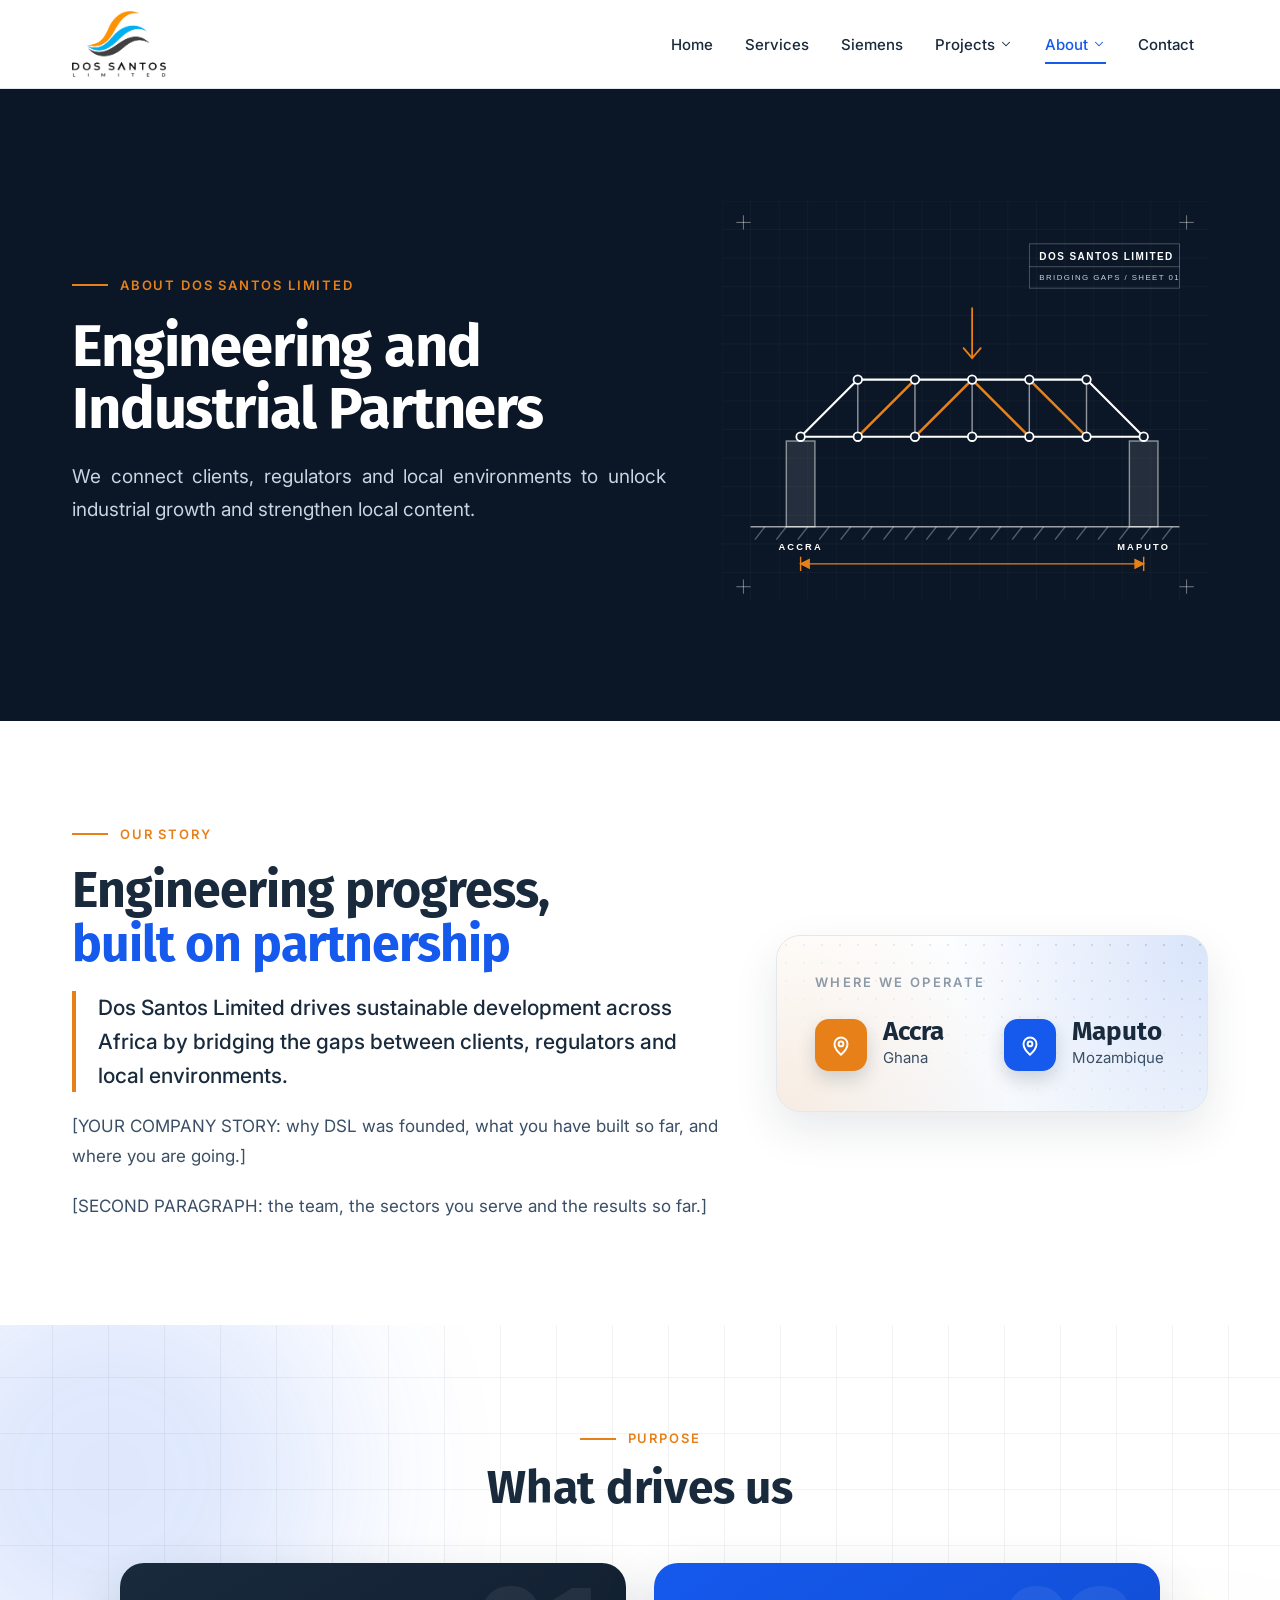
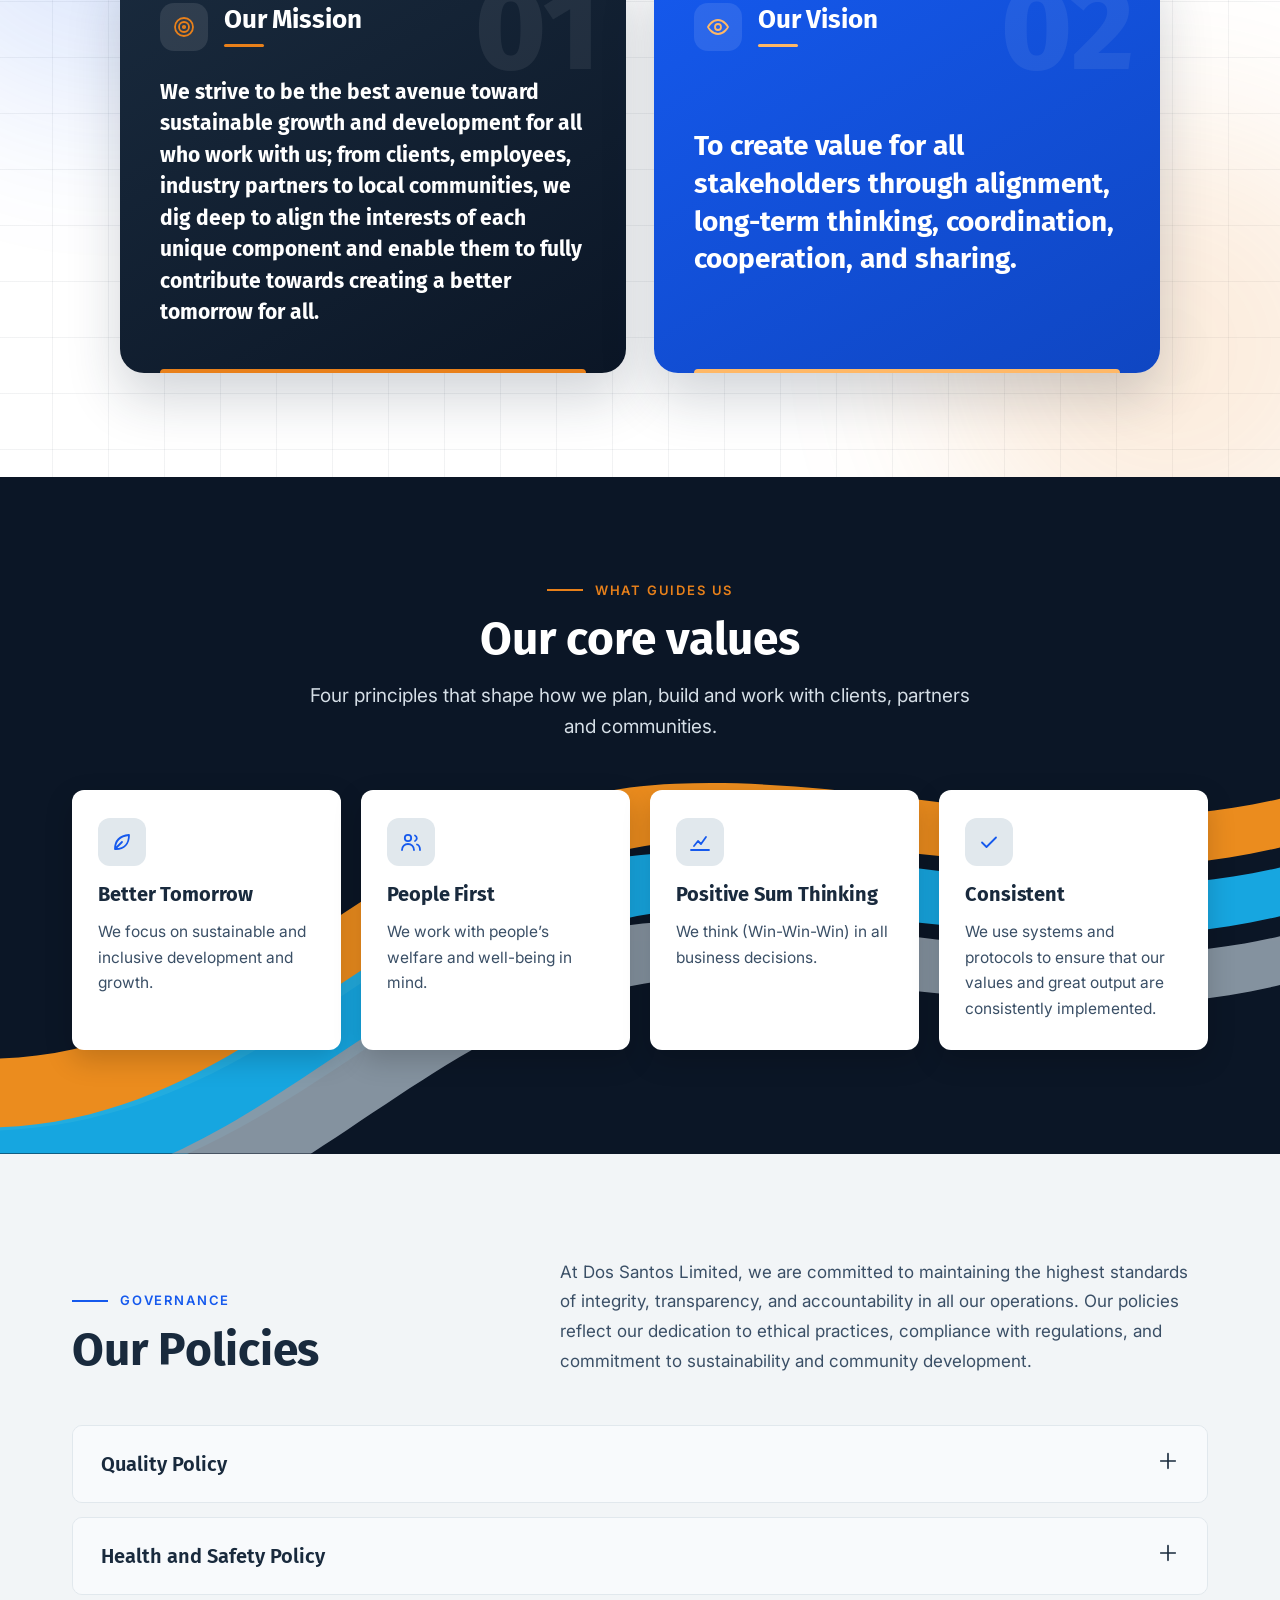
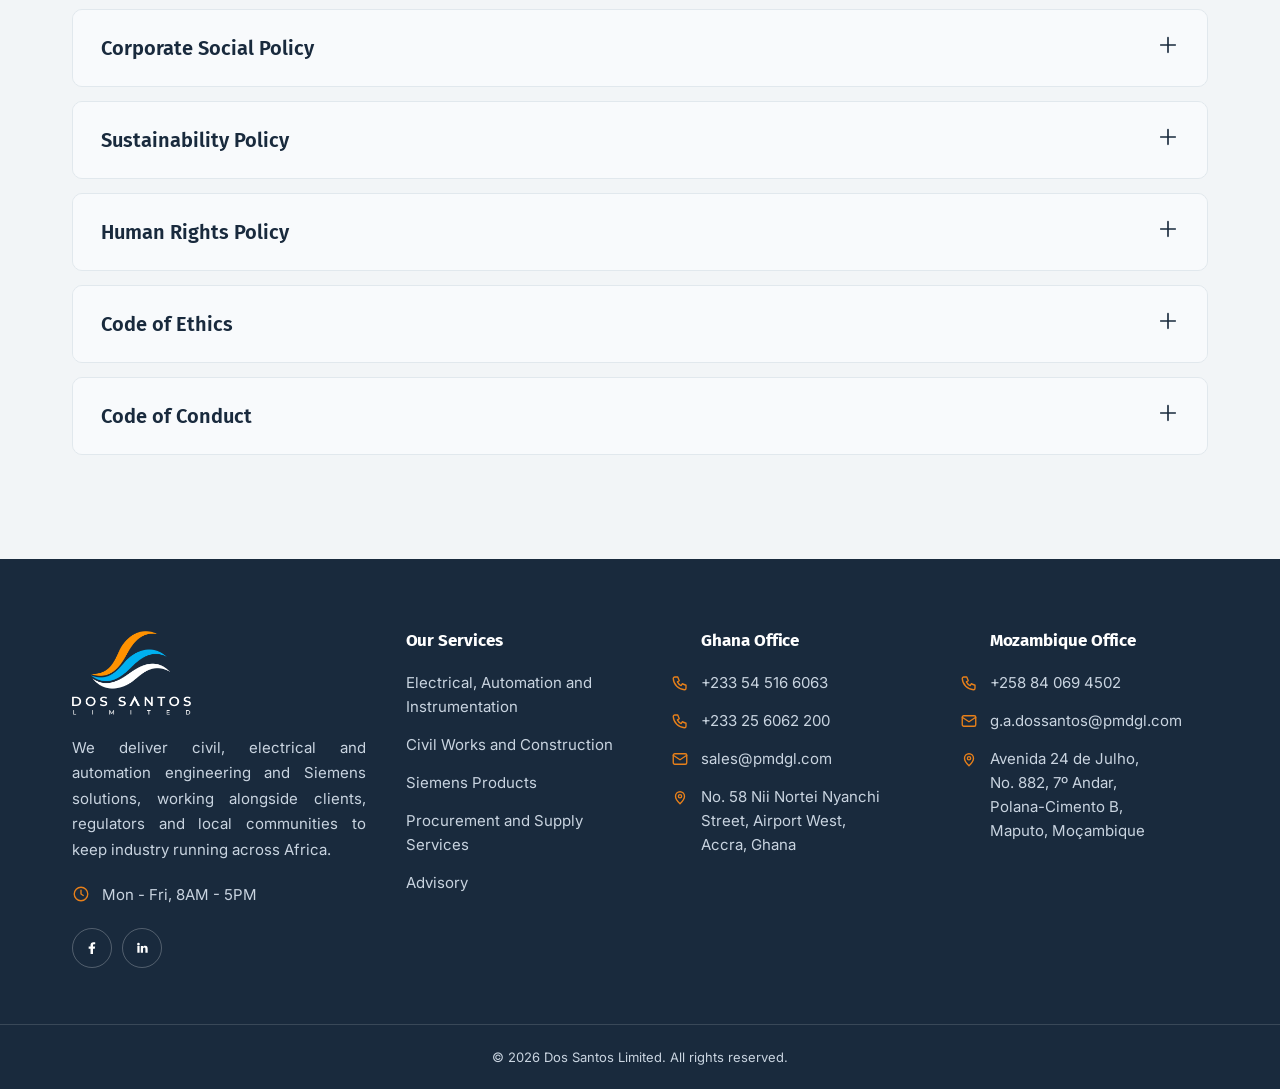
<file: about.html>
<!doctype html>
<html lang="en">
<head>
  <meta charset="utf-8">
  <meta name="viewport" content="width=device-width, initial-scale=1, viewport-fit=cover">
  <title>About Us | Dos Santos Limited</title>
  <meta name="description" content="Dos Santos Limited is an engineering and advisory partner across Africa, connecting clients, regulators and local environments from Accra and Maputo.">

  <!-- Social sharing preview (WhatsApp, LinkedIn, Facebook) -->
  <meta property="og:title" content="About Us | Dos Santos Limited">
  <meta property="og:description" content="Dos Santos Limited is an engineering and advisory partner across Africa, connecting clients, regulators and local environments from Accra and Maputo.">
  <meta property="og:image" content="images/site/logo.png">
  <meta name="theme-color" content="#192A3D">
  <link rel="icon" href="images/site/logo.png">

  <!-- Fonts: Inter (text) and Fira Sans (headings) -->
  <link rel="preconnect" href="https://fonts.googleapis.com">
  <link rel="preconnect" href="https://fonts.gstatic.com" crossorigin>
  <link rel="stylesheet" href="https://fonts.googleapis.com/css2?family=Inter:wght@400;500;600;700&family=Fira+Sans:wght@500;600;700;800&display=swap">

  <!-- Styles: base -> layout -> components -> page sections -->
  <link rel="stylesheet" href="css/base.css">
  <link rel="stylesheet" href="css/layout.css">
  <link rel="stylesheet" href="css/components.css">
  <link rel="stylesheet" href="css/pages.css">

  <!-- Lets the CSS know JavaScript is on (used by the scroll animations) -->
  <script>document.documentElement.classList.add('js');</script>
</head>
<body class="page-about">
<a class="skip-link" href="#main">Skip to content</a>

<!-- ================================================================
     HEADER: logo, main menu, mobile menu button.
     Same on every page. If you change a link, change it on all pages.
     ================================================================ -->
<header class="site-header" id="top">
  <div class="container header__inner">
    <a class="header__logo" href="index.html" aria-label="Dos Santos Limited, home">
      <img src="images/site/logo.png" alt="Dos Santos Limited" width="132" height="66">
    </a>

    <!-- Main menu (becomes a slide-down panel on phones and tablets) -->
    <nav class="nav" id="main-nav" aria-label="Main">
      <a class="nav__link" href="index.html">Home</a>
      <a class="nav__link" href="services.html">Services</a>
      <a class="nav__link" href="siemens.html">Siemens</a>
      <div class="nav__item has-dropdown">
        <a class="nav__link" href="projects.html" aria-haspopup="true">Projects <svg class="icon" width="14" height="14" viewBox="0 0 24 24" fill="none" stroke="currentColor" stroke-width="1.8" stroke-linecap="round" stroke-linejoin="round" aria-hidden="true"><path d="M6 9l6 6 6-6"/></svg></a>
        <div class="nav__dropdown">
          <a class="nav__sublink" href="projects.html#eni">ENI Ghana track record</a>
          <a class="nav__sublink" href="projects.html#portfolio">Project portfolio</a>
          <a class="nav__sublink" href="projects.html#gallery">Gallery</a>
        </div>
      </div>
      <div class="nav__item has-dropdown">
        <a class="nav__link is-active" href="about.html" aria-haspopup="true">About <svg class="icon" width="14" height="14" viewBox="0 0 24 24" fill="none" stroke="currentColor" stroke-width="1.8" stroke-linecap="round" stroke-linejoin="round" aria-hidden="true"><path d="M6 9l6 6 6-6"/></svg></a>
        <div class="nav__dropdown">
          <a class="nav__sublink" href="esg.html">ESG</a>
        </div>
      </div>
      <a class="nav__link" href="contact.html">Contact</a>
      <a class="btn btn--primary nav__cta" href="contact.html#form">Contact team</a>
    </nav>

    <!-- Mobile menu button (shows below 1180px) -->
    <button class="nav-toggle" type="button" aria-controls="main-nav" aria-expanded="false" aria-label="Open menu">
      <span></span><span></span><span></span>
    </button>
  </div>
</header>

<main id="main">

  <!-- ================================================================
       HERO
       ================================================================ -->
  <section class="page-hero">
    <div class="container page-hero__inner">
      <div class="page-hero__text reveal">
        <span class="eyebrow eyebrow--orange eyebrow--line">About Dos Santos Limited</span>
        <h1>Engineering and Industrial Partners</h1>
        <p class="page-hero__lead">We connect clients, regulators and local environments to unlock industrial growth and strengthen local content.</p>
      </div>
      <div class="page-hero__art reveal" aria-hidden="true">
        <img src="images/illustrations/about-hero.svg" alt="">
      </div>
    </div>
  </section>


  <!-- ================================================================
       OUR STORY + WHERE WE OPERATE
       Replace the [BRACKETS] with your own text.
       ================================================================ -->
  <section class="section">
    <div class="container story">
      <div class="story__text reveal">
        <span class="eyebrow eyebrow--orange eyebrow--line">Our story</span>
        <h2>Engineering progress,<br><span>built on partnership</span></h2>
        <p class="story__lead">Dos Santos Limited drives sustainable development across Africa by bridging the gaps between clients, regulators and local environments.</p>
        <p>[YOUR COMPANY STORY: why DSL was founded, what you have built so far, and where you are going.]</p>
        <p>[SECOND PARAGRAPH: the team, the sectors you serve and the results so far.]</p>
      </div>

      <div class="locations reveal">
        <p class="locations__title">Where we operate</p>
        <div class="locations__list">
          <div class="location">
            <span class="location__pin"><svg class="icon" width="26" height="26" viewBox="0 0 24 24" fill="none" stroke="currentColor" stroke-width="1.8" stroke-linecap="round" stroke-linejoin="round" aria-hidden="true"><path d="M12 21s-6-5.5-6-10a6 6 0 0112 0c0 4.5-6 10-6 10z"/><circle cx="12" cy="11" r="2.2"/></svg></span>
            <span><strong>Accra</strong><small>Ghana</small></span>
          </div>
          <div class="location">
            <span class="location__pin"><svg class="icon" width="26" height="26" viewBox="0 0 24 24" fill="none" stroke="currentColor" stroke-width="1.8" stroke-linecap="round" stroke-linejoin="round" aria-hidden="true"><path d="M12 21s-6-5.5-6-10a6 6 0 0112 0c0 4.5-6 10-6 10z"/><circle cx="12" cy="11" r="2.2"/></svg></span>
            <span><strong>Maputo</strong><small>Mozambique</small></span>
          </div>
        </div>
      </div>
    </div>
  </section>


  <!-- ================================================================
       MISSION AND VISION
       Two statement cards. Mission slides in from the left, Vision from the right.
       ================================================================ -->
  <section class="section purpose">
    <div class="purpose__grid" aria-hidden="true"></div>
    <div class="purpose__orb purpose__orb--1" aria-hidden="true"></div>
    <div class="purpose__orb purpose__orb--2" aria-hidden="true"></div>

    <div class="container stack">
      <div class="section-head reveal">
        <span class="eyebrow eyebrow--orange eyebrow--line">Purpose</span>
        <h2>What drives us</h2>
      </div>

      <div class="purpose-cards">
        <article class="purpose-card reveal reveal--from-left">
          <span class="purpose-card__num" aria-hidden="true">01</span>
          <div class="purpose-card__head">
            <span class="purpose-card__icon"><svg class="icon" width="24" height="24" viewBox="0 0 24 24" fill="none" stroke="currentColor" stroke-width="1.8" stroke-linecap="round" stroke-linejoin="round" aria-hidden="true"><circle cx="12" cy="12" r="9"/><circle cx="12" cy="12" r="5"/><circle cx="12" cy="12" r="1.2"/></svg></span>
            <h3>Our Mission</h3>
          </div>
          <p class="purpose-card__statement">We strive to be the best avenue toward sustainable growth and development for all who work with us; from clients, employees, industry partners to local communities, we dig deep to align the interests of each unique component and enable them to fully contribute towards creating a better tomorrow for all.</p>
        </article>

        <article class="purpose-card purpose-card--vision reveal reveal--from-right">
          <span class="purpose-card__num" aria-hidden="true">02</span>
          <div class="purpose-card__head">
            <span class="purpose-card__icon"><svg class="icon" width="24" height="24" viewBox="0 0 24 24" fill="none" stroke="currentColor" stroke-width="1.8" stroke-linecap="round" stroke-linejoin="round" aria-hidden="true"><path d="M2 12s3.6-7 10-7 10 7 10 7-3.6 7-10 7S2 12 2 12z"/><circle cx="12" cy="12" r="3"/></svg></span>
            <h3>Our Vision</h3>
          </div>
          <p class="purpose-card__statement">To create value for all stakeholders through alignment, long-term thinking, coordination, cooperation, and sharing.</p>
        </article>
      </div>
    </div>
  </section>


  <!-- ================================================================
       CORE VALUES
       Three colour waves draw across, then the cards rise (js/pages/about.js)
       ================================================================ -->
  <section class="section values" id="values">
    <div class="values__wave values__wave--1" aria-hidden="true"><svg viewBox="0 0 1440 640" preserveAspectRatio="none"><path d="M-20 550 C 300 550, 430 300, 760 290 C 1010 282, 1210 355, 1460 300 L1460 346 C 1210 402, 1010 336, 780 344 C 480 354, 320 618, -20 618 Z" fill="#F7931E"/></svg></div>
    <div class="values__wave values__wave--2" aria-hidden="true"><svg viewBox="0 0 1440 640" preserveAspectRatio="none"><path d="M-20 615 C 300 615, 430 365, 760 355 C 1010 347, 1210 420, 1460 365 L1460 411 C 1210 467, 1010 401, 780 409 C 480 419, 320 683, -20 683 Z" fill="#18AEEA"/></svg></div>
    <div class="values__wave values__wave--3" aria-hidden="true"><svg viewBox="0 0 1440 640" preserveAspectRatio="none"><path d="M-20 680 C 300 680, 430 430, 760 420 C 1010 412, 1210 485, 1460 430 L1460 476 C 1210 532, 1010 466, 780 474 C 480 484, 320 748, -20 748 Z" fill="#8C99A6"/></svg></div>

    <div class="container stack">
      <div class="section-head">
        <span class="eyebrow eyebrow--orange eyebrow--line">What guides us</span>
        <h2>Our core values</h2>
        <p>Four principles that shape how we plan, build and work with clients, partners and communities.</p>
      </div>

      <div class="value-grid">
        <div class="value-card">
          <span class="value-card__icon"><svg class="icon" width="24" height="24" viewBox="0 0 24 24" fill="none" stroke="currentColor" stroke-width="1.8" stroke-linecap="round" stroke-linejoin="round" aria-hidden="true"><path d="M5 19c0-8 5-13 14-14 0 9-5 14-13 14zM5 19l7-7"/></svg></span>
          <h3>Better Tomorrow</h3>
          <p>We focus on sustainable and inclusive development and growth.</p>
        </div>
        <div class="value-card">
          <span class="value-card__icon"><svg class="icon" width="24" height="24" viewBox="0 0 24 24" fill="none" stroke="currentColor" stroke-width="1.8" stroke-linecap="round" stroke-linejoin="round" aria-hidden="true"><circle cx="9" cy="8" r="3.2"/><path d="M3 20c0-3.5 2.7-6 6-6s6 2.5 6 6M16 5.5a3 3 0 010 5.5M18 14.5c2 .7 3 2.5 3 5.5"/></svg></span>
          <h3>People First</h3>
          <p>We work with people’s welfare and well-being in mind.</p>
        </div>
        <div class="value-card">
          <span class="value-card__icon"><svg class="icon" width="24" height="24" viewBox="0 0 24 24" fill="none" stroke="currentColor" stroke-width="1.8" stroke-linecap="round" stroke-linejoin="round" aria-hidden="true"><path d="M3 20h18M6 16l4-5 3 3 5-7"/></svg></span>
          <h3>Positive Sum Thinking</h3>
          <p>We think (Win-Win-Win) in all business decisions.</p>
        </div>
        <div class="value-card">
          <span class="value-card__icon"><svg class="icon" width="24" height="24" viewBox="0 0 24 24" fill="none" stroke="currentColor" stroke-width="1.8" stroke-linecap="round" stroke-linejoin="round" aria-hidden="true"><path d="M5 12.5l4.5 4.5L19 7.5"/></svg></span>
          <h3>Consistent</h3>
          <p>We use systems and protocols to ensure that our values and great output are consistently implemented.</p>
        </div>
      </div>
    </div>
  </section>


  <!-- ================================================================
       POLICIES
       Tap a title to open it (+ when closed, − when open).
       PDFs: put the files in the policies/ folder with the names below.
       "View PDF" opens the file in a new tab.
       ================================================================ -->
  <section class="section section--cloud" id="policies">
    <div class="container stack">
      <div class="policies__head">
        <div class="section-head section-head--left reveal">
          <span class="eyebrow eyebrow--line">Governance</span>
          <h2>Our Policies</h2>
        </div>
        <p class="reveal">At Dos Santos Limited, we are committed to maintaining the highest standards of integrity, transparency, and accountability in all our operations. Our policies reflect our dedication to ethical practices, compliance with regulations, and commitment to sustainability and community development.</p>
      </div>

      <div class="accordion">
        <!-- Quality Policy -->
        <details class="accordion__item reveal">
          <summary>
            <span>Quality Policy</span>
            <span class="icon-plus"><svg class="icon" width="22" height="22" viewBox="0 0 24 24" fill="none" stroke="currentColor" stroke-width="1.8" stroke-linecap="round" stroke-linejoin="round" aria-hidden="true"><path d="M12 4v16M4 12h16"/></svg></span><span class="icon-minus"><svg class="icon" width="22" height="22" viewBox="0 0 24 24" fill="none" stroke="currentColor" stroke-width="1.8" stroke-linecap="round" stroke-linejoin="round" aria-hidden="true"><path d="M4 12h16"/></svg></span>
          </summary>
          <div class="accordion__body">
            <p>Quality is at the core of everything we do. Our Quality Policy ensures that we deliver exceptional services that meet and exceed client expectations. We are committed to:</p>
            <ul><li>Ensuring client satisfaction through continuous feedback and improvement.</li><li>Adhering to international quality standards and best practices.</li><li>Regularly reviewing and improving our processes and systems.</li></ul>
            <a class="btn btn--primary" href="policies/quality-policy.pdf" target="_blank" rel="noopener"><svg class="icon" width="20" height="20" viewBox="0 0 24 24" fill="none" stroke="currentColor" stroke-width="1.8" stroke-linecap="round" stroke-linejoin="round" aria-hidden="true"><path d="M6 3h8l4 4v14H6zM14 3v4h4M9 13h6M9 17h6"/></svg> View PDF</a>
          </div>
        </details>

        <!-- Health and Safety Policy -->
        <details class="accordion__item reveal">
          <summary>
            <span>Health and Safety Policy</span>
            <span class="icon-plus"><svg class="icon" width="22" height="22" viewBox="0 0 24 24" fill="none" stroke="currentColor" stroke-width="1.8" stroke-linecap="round" stroke-linejoin="round" aria-hidden="true"><path d="M12 4v16M4 12h16"/></svg></span><span class="icon-minus"><svg class="icon" width="22" height="22" viewBox="0 0 24 24" fill="none" stroke="currentColor" stroke-width="1.8" stroke-linecap="round" stroke-linejoin="round" aria-hidden="true"><path d="M4 12h16"/></svg></span>
          </summary>
          <div class="accordion__body">
            <p>[POLICY SUMMARY: one or two sentences on this policy. We are committed to:]</p>
            <ul><li>[Commitment one]</li><li>[Commitment two]</li><li>[Commitment three]</li></ul>
            <a class="btn btn--primary" href="policies/health-and-safety-policy.pdf" target="_blank" rel="noopener"><svg class="icon" width="20" height="20" viewBox="0 0 24 24" fill="none" stroke="currentColor" stroke-width="1.8" stroke-linecap="round" stroke-linejoin="round" aria-hidden="true"><path d="M6 3h8l4 4v14H6zM14 3v4h4M9 13h6M9 17h6"/></svg> View PDF</a>
          </div>
        </details>

        <!-- Corporate Social Policy -->
        <details class="accordion__item reveal">
          <summary>
            <span>Corporate Social Policy</span>
            <span class="icon-plus"><svg class="icon" width="22" height="22" viewBox="0 0 24 24" fill="none" stroke="currentColor" stroke-width="1.8" stroke-linecap="round" stroke-linejoin="round" aria-hidden="true"><path d="M12 4v16M4 12h16"/></svg></span><span class="icon-minus"><svg class="icon" width="22" height="22" viewBox="0 0 24 24" fill="none" stroke="currentColor" stroke-width="1.8" stroke-linecap="round" stroke-linejoin="round" aria-hidden="true"><path d="M4 12h16"/></svg></span>
          </summary>
          <div class="accordion__body">
            <p>[POLICY SUMMARY: one or two sentences on this policy. We are committed to:]</p>
            <ul><li>[Commitment one]</li><li>[Commitment two]</li><li>[Commitment three]</li></ul>
            <a class="btn btn--primary" href="policies/corporate-social-policy.pdf" target="_blank" rel="noopener"><svg class="icon" width="20" height="20" viewBox="0 0 24 24" fill="none" stroke="currentColor" stroke-width="1.8" stroke-linecap="round" stroke-linejoin="round" aria-hidden="true"><path d="M6 3h8l4 4v14H6zM14 3v4h4M9 13h6M9 17h6"/></svg> View PDF</a>
          </div>
        </details>

        <!-- Sustainability Policy -->
        <details class="accordion__item reveal">
          <summary>
            <span>Sustainability Policy</span>
            <span class="icon-plus"><svg class="icon" width="22" height="22" viewBox="0 0 24 24" fill="none" stroke="currentColor" stroke-width="1.8" stroke-linecap="round" stroke-linejoin="round" aria-hidden="true"><path d="M12 4v16M4 12h16"/></svg></span><span class="icon-minus"><svg class="icon" width="22" height="22" viewBox="0 0 24 24" fill="none" stroke="currentColor" stroke-width="1.8" stroke-linecap="round" stroke-linejoin="round" aria-hidden="true"><path d="M4 12h16"/></svg></span>
          </summary>
          <div class="accordion__body">
            <p>[POLICY SUMMARY: one or two sentences on this policy. We are committed to:]</p>
            <ul><li>[Commitment one]</li><li>[Commitment two]</li><li>[Commitment three]</li></ul>
            <a class="btn btn--primary" href="policies/sustainability-policy.pdf" target="_blank" rel="noopener"><svg class="icon" width="20" height="20" viewBox="0 0 24 24" fill="none" stroke="currentColor" stroke-width="1.8" stroke-linecap="round" stroke-linejoin="round" aria-hidden="true"><path d="M6 3h8l4 4v14H6zM14 3v4h4M9 13h6M9 17h6"/></svg> View PDF</a>
          </div>
        </details>

        <!-- Human Rights Policy -->
        <details class="accordion__item reveal">
          <summary>
            <span>Human Rights Policy</span>
            <span class="icon-plus"><svg class="icon" width="22" height="22" viewBox="0 0 24 24" fill="none" stroke="currentColor" stroke-width="1.8" stroke-linecap="round" stroke-linejoin="round" aria-hidden="true"><path d="M12 4v16M4 12h16"/></svg></span><span class="icon-minus"><svg class="icon" width="22" height="22" viewBox="0 0 24 24" fill="none" stroke="currentColor" stroke-width="1.8" stroke-linecap="round" stroke-linejoin="round" aria-hidden="true"><path d="M4 12h16"/></svg></span>
          </summary>
          <div class="accordion__body">
            <p>[POLICY SUMMARY: one or two sentences on this policy. We are committed to:]</p>
            <ul><li>[Commitment one]</li><li>[Commitment two]</li><li>[Commitment three]</li></ul>
            <a class="btn btn--primary" href="policies/human-rights-policy.pdf" target="_blank" rel="noopener"><svg class="icon" width="20" height="20" viewBox="0 0 24 24" fill="none" stroke="currentColor" stroke-width="1.8" stroke-linecap="round" stroke-linejoin="round" aria-hidden="true"><path d="M6 3h8l4 4v14H6zM14 3v4h4M9 13h6M9 17h6"/></svg> View PDF</a>
          </div>
        </details>

        <!-- Code of Ethics -->
        <details class="accordion__item reveal">
          <summary>
            <span>Code of Ethics</span>
            <span class="icon-plus"><svg class="icon" width="22" height="22" viewBox="0 0 24 24" fill="none" stroke="currentColor" stroke-width="1.8" stroke-linecap="round" stroke-linejoin="round" aria-hidden="true"><path d="M12 4v16M4 12h16"/></svg></span><span class="icon-minus"><svg class="icon" width="22" height="22" viewBox="0 0 24 24" fill="none" stroke="currentColor" stroke-width="1.8" stroke-linecap="round" stroke-linejoin="round" aria-hidden="true"><path d="M4 12h16"/></svg></span>
          </summary>
          <div class="accordion__body">
            <p>[POLICY SUMMARY: one or two sentences on this policy. We are committed to:]</p>
            <ul><li>[Commitment one]</li><li>[Commitment two]</li><li>[Commitment three]</li></ul>
            <a class="btn btn--primary" href="policies/code-of-ethics.pdf" target="_blank" rel="noopener"><svg class="icon" width="20" height="20" viewBox="0 0 24 24" fill="none" stroke="currentColor" stroke-width="1.8" stroke-linecap="round" stroke-linejoin="round" aria-hidden="true"><path d="M6 3h8l4 4v14H6zM14 3v4h4M9 13h6M9 17h6"/></svg> View PDF</a>
          </div>
        </details>

        <!-- Code of Conduct -->
        <details class="accordion__item reveal">
          <summary>
            <span>Code of Conduct</span>
            <span class="icon-plus"><svg class="icon" width="22" height="22" viewBox="0 0 24 24" fill="none" stroke="currentColor" stroke-width="1.8" stroke-linecap="round" stroke-linejoin="round" aria-hidden="true"><path d="M12 4v16M4 12h16"/></svg></span><span class="icon-minus"><svg class="icon" width="22" height="22" viewBox="0 0 24 24" fill="none" stroke="currentColor" stroke-width="1.8" stroke-linecap="round" stroke-linejoin="round" aria-hidden="true"><path d="M4 12h16"/></svg></span>
          </summary>
          <div class="accordion__body">
            <p>[POLICY SUMMARY: one or two sentences on this policy. We are committed to:]</p>
            <ul><li>[Commitment one]</li><li>[Commitment two]</li><li>[Commitment three]</li></ul>
            <a class="btn btn--primary" href="policies/code-of-conduct.pdf" target="_blank" rel="noopener"><svg class="icon" width="20" height="20" viewBox="0 0 24 24" fill="none" stroke="currentColor" stroke-width="1.8" stroke-linecap="round" stroke-linejoin="round" aria-hidden="true"><path d="M6 3h8l4 4v14H6zM14 3v4h4M9 13h6M9 17h6"/></svg> View PDF</a>
          </div>
        </details>
      </div>
    </div>
  </section>

</main>


<!-- ================================================================
     FOOTER: company summary, services, office addresses.
     Same on every page.
     ================================================================ -->
<footer class="site-footer">
  <div class="container footer__grid">
    <div class="footer__brand">
      <a href="index.html" aria-label="Dos Santos Limited, home"><img src="images/site/logo-light.png" alt="Dos Santos Limited" width="168" height="84"></a>
      <p>We deliver civil, electrical and automation engineering and Siemens solutions, working alongside clients, regulators and local communities to keep industry running across Africa.</p>
      <p class="footer__line"><svg class="icon" width="18" height="18" viewBox="0 0 24 24" fill="none" stroke="currentColor" stroke-width="1.8" stroke-linecap="round" stroke-linejoin="round" aria-hidden="true"><circle cx="12" cy="12" r="9"/><path d="M12 7v5l3 2"/></svg> Mon - Fri, 8AM - 5PM</p>
      <div class="footer__social">
        <!-- Replace # with the company's real page links -->
        <a class="social-btn" href="#" aria-label="Facebook" target="_blank" rel="noopener"><svg class="icon" width="16" height="16" viewBox="0 0 24 24" fill="none" stroke="currentColor" stroke-width="1.8" stroke-linecap="round" stroke-linejoin="round" aria-hidden="true"><path d="M13.5 21v-8h2.7l.5-3.2h-3.2V7.9c0-.9.4-1.7 1.8-1.7h1.5V3.4S15.2 3.2 14 3.2c-2.6 0-4.2 1.5-4.2 4.3v2.3H7v3.2h2.8v8z" fill="currentColor" stroke="none"/></svg></a>
        <a class="social-btn" href="#" aria-label="LinkedIn" target="_blank" rel="noopener"><svg class="icon" width="16" height="16" viewBox="0 0 24 24" fill="none" stroke="currentColor" stroke-width="1.8" stroke-linecap="round" stroke-linejoin="round" aria-hidden="true"><path d="M5 9h3.4v10H5zM6.7 4.2a2 2 0 110 4 2 2 0 010-4zM10.3 9h3.2v1.4c.5-.9 1.6-1.7 3.3-1.7 3.2 0 3.7 2.1 3.7 4.8V19h-3.4v-4.9c0-1.2 0-2.7-1.7-2.7s-1.9 1.3-1.9 2.6V19h-3.4z" fill="currentColor" stroke="none"/></svg></a>
      </div>
    </div>

    <div class="footer__col">
      <h4>Our Services</h4>
      <a href="services.html#engineering">Electrical, Automation and Instrumentation</a>
      <a href="services.html#engineering">Civil Works and Construction</a>
      <a href="siemens.html">Siemens Products</a>
      <a href="services.html#advisory">Procurement and Supply Services</a>
      <a href="services.html#advisory">Advisory</a>
    </div>

    <div class="footer__col footer__col--office">
      <h4>Ghana Office</h4>
      <a class="footer__line" href="tel:+233545166063"><svg class="icon" width="18" height="18" viewBox="0 0 24 24" fill="none" stroke="currentColor" stroke-width="1.8" stroke-linecap="round" stroke-linejoin="round" aria-hidden="true"><path d="M5 4h4l2 5-2.5 1.5a11 11 0 005 5L15 13l5 2v4a2 2 0 01-2 2A16 16 0 013 6a2 2 0 012-2z"/></svg> +233 54 516 6063</a>
      <a class="footer__line" href="tel:+233256062200"><svg class="icon" width="18" height="18" viewBox="0 0 24 24" fill="none" stroke="currentColor" stroke-width="1.8" stroke-linecap="round" stroke-linejoin="round" aria-hidden="true"><path d="M5 4h4l2 5-2.5 1.5a11 11 0 005 5L15 13l5 2v4a2 2 0 01-2 2A16 16 0 013 6a2 2 0 012-2z"/></svg> +233 25 6062 200</a>
      <a class="footer__line" href="mailto:sales@pmdgl.com"><svg class="icon" width="18" height="18" viewBox="0 0 24 24" fill="none" stroke="currentColor" stroke-width="1.8" stroke-linecap="round" stroke-linejoin="round" aria-hidden="true"><rect x="3" y="5" width="18" height="14" rx="2"/><path d="M3 7l9 6 9-6"/></svg> sales@pmdgl.com</a>
      <p class="footer__line"><svg class="icon" width="18" height="18" viewBox="0 0 24 24" fill="none" stroke="currentColor" stroke-width="1.8" stroke-linecap="round" stroke-linejoin="round" aria-hidden="true"><path d="M12 21s-6-5.5-6-10a6 6 0 0112 0c0 4.5-6 10-6 10z"/><circle cx="12" cy="11" r="2.2"/></svg> No. 58 Nii Nortei Nyanchi<br>Street, Airport West,<br>Accra, Ghana</p>
    </div>

    <div class="footer__col footer__col--office">
      <h4>Mozambique Office</h4>
      <a class="footer__line" href="tel:+258840694502"><svg class="icon" width="18" height="18" viewBox="0 0 24 24" fill="none" stroke="currentColor" stroke-width="1.8" stroke-linecap="round" stroke-linejoin="round" aria-hidden="true"><path d="M5 4h4l2 5-2.5 1.5a11 11 0 005 5L15 13l5 2v4a2 2 0 01-2 2A16 16 0 013 6a2 2 0 012-2z"/></svg> +258 84 069 4502</a>
      <a class="footer__line" href="mailto:g.a.dossantos@pmdgl.com"><svg class="icon" width="18" height="18" viewBox="0 0 24 24" fill="none" stroke="currentColor" stroke-width="1.8" stroke-linecap="round" stroke-linejoin="round" aria-hidden="true"><rect x="3" y="5" width="18" height="14" rx="2"/><path d="M3 7l9 6 9-6"/></svg> g.a.dossantos@pmdgl.com</a>
      <p class="footer__line"><svg class="icon" width="18" height="18" viewBox="0 0 24 24" fill="none" stroke="currentColor" stroke-width="1.8" stroke-linecap="round" stroke-linejoin="round" aria-hidden="true"><path d="M12 21s-6-5.5-6-10a6 6 0 0112 0c0 4.5-6 10-6 10z"/><circle cx="12" cy="11" r="2.2"/></svg> Avenida 24 de Julho,<br>No. 882, 7º Andar,<br>Polana-Cimento B,<br>Maputo, Moçambique</p>
    </div>

  </div>
  <div class="footer__bottom">
    <div class="container">© <span data-year>2026</span> Dos Santos Limited. All rights reserved.</div>
  </div>
</footer>

<!-- Back to top button (appears after scrolling down) -->
<button class="to-top" type="button" aria-label="Back to top"><svg class="icon" width="20" height="20" viewBox="0 0 24 24" fill="none" stroke="currentColor" stroke-width="1.8" stroke-linecap="round" stroke-linejoin="round" aria-hidden="true"><path d="M12 19V5M5 12l7-7 7 7"/></svg></button>

<!-- Scripts: main.js runs on every page; the pages/ file adds this page's extras -->
<script src="js/main.js" defer></script>
<script src="js/pages/about.js" defer></script>
</body>
</html>
</file>
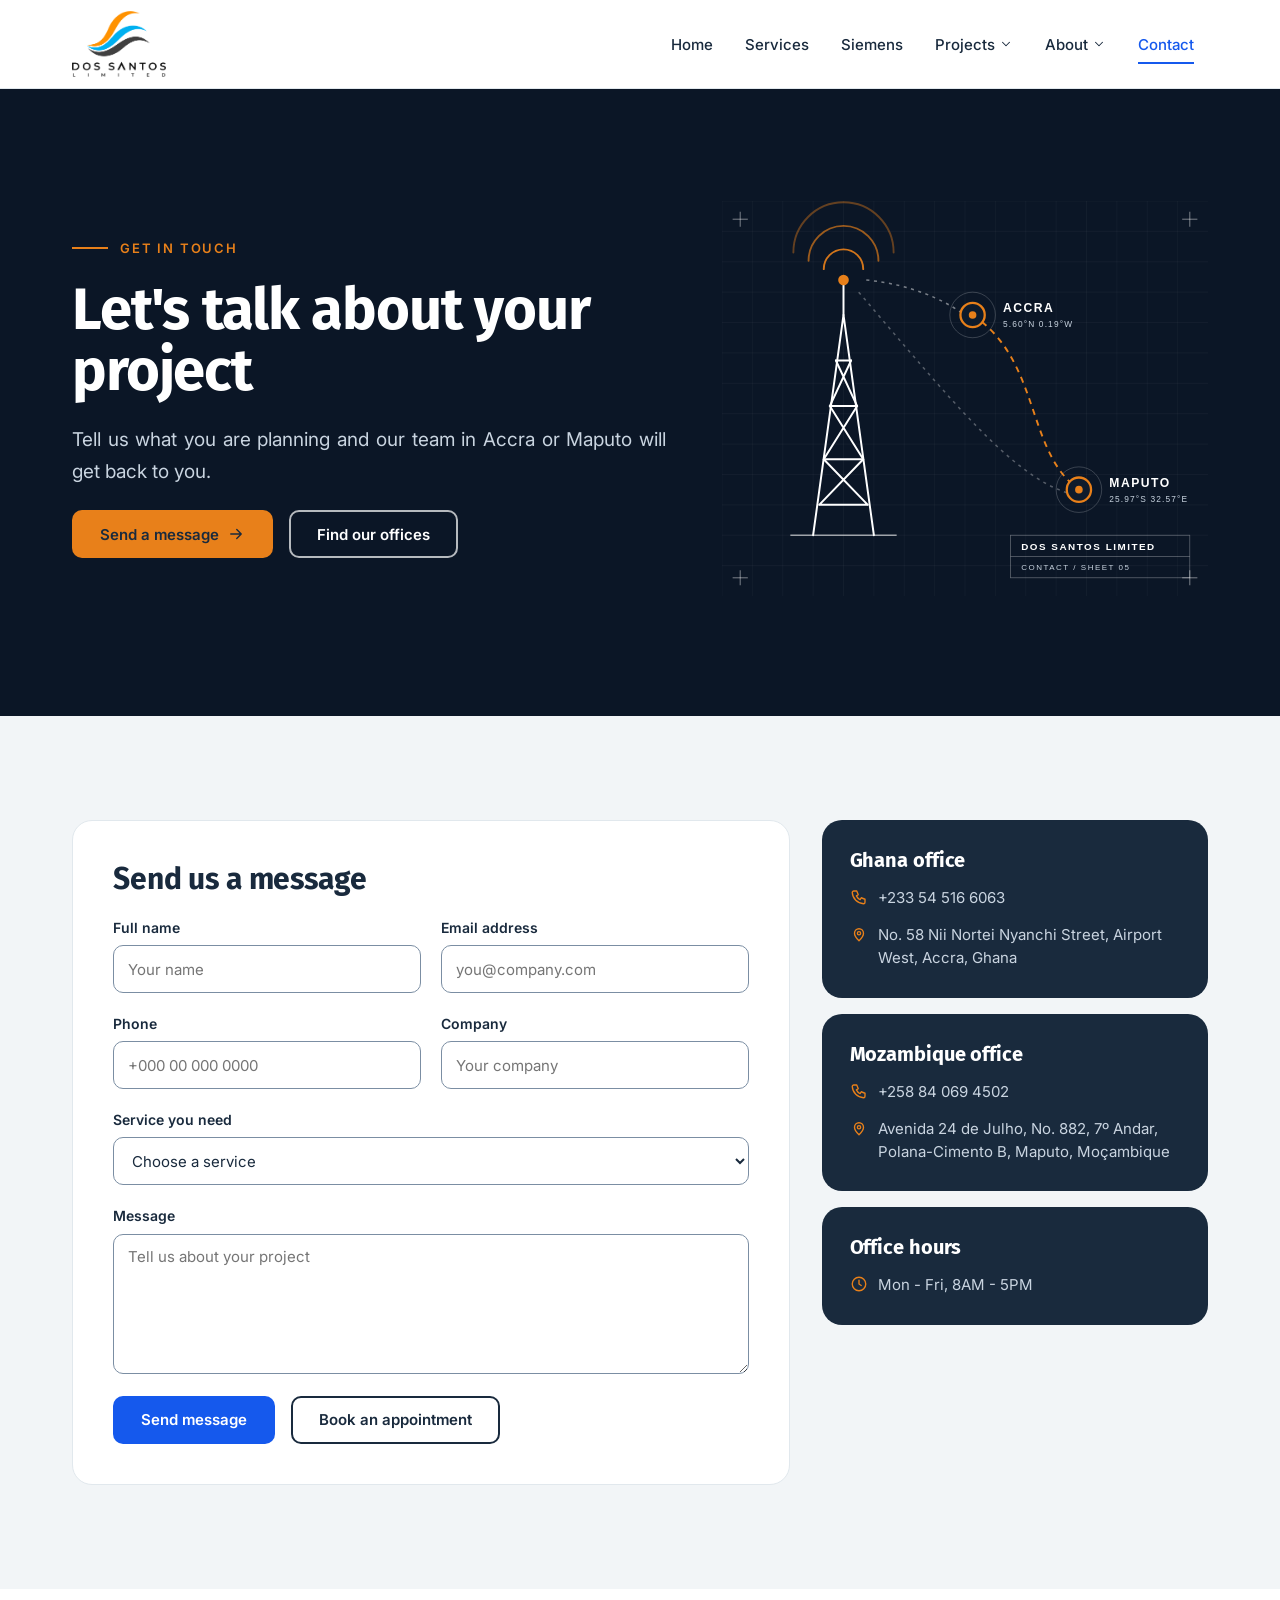
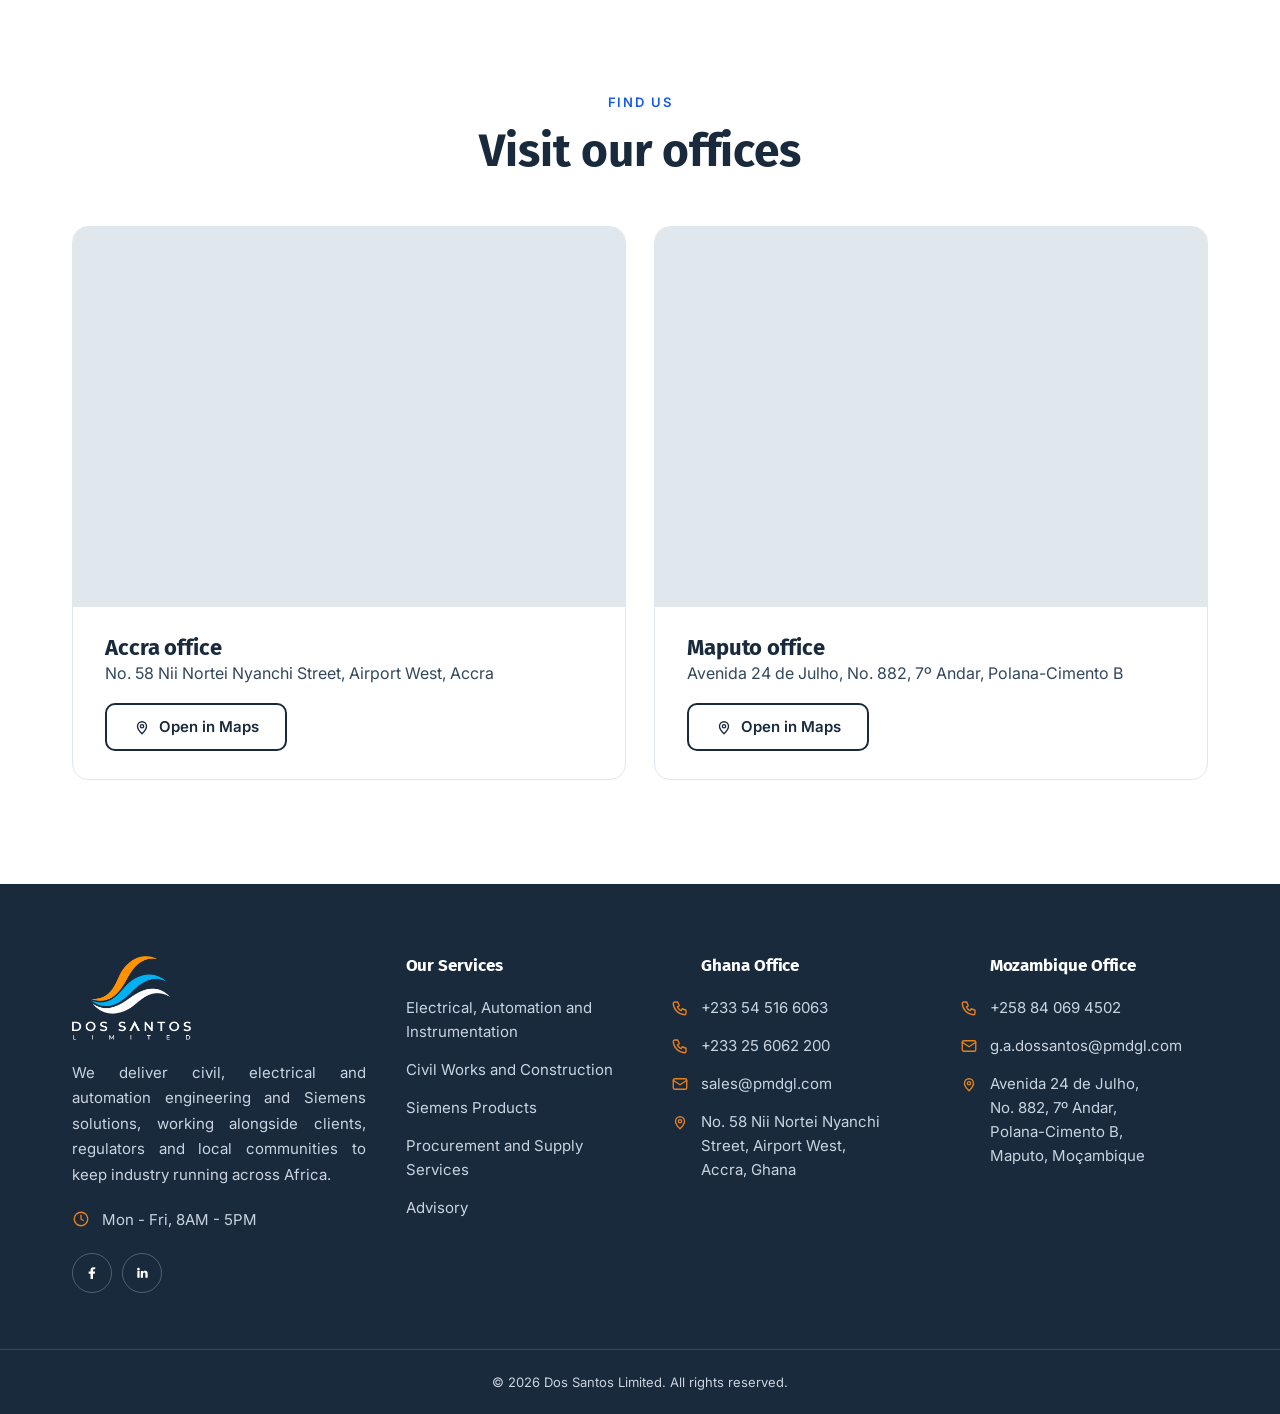
<file: contact.html>
<!doctype html>
<html lang="en">
<head>
  <meta charset="utf-8">
  <meta name="viewport" content="width=device-width, initial-scale=1, viewport-fit=cover">
  <title>Dos Santos Limited</title>
  <meta name="description" content="Contact Dos Santos Limited in Accra, Ghana or Maputo, Mozambique. Send a message or book an appointment with our team.">

  <!-- Social sharing preview (WhatsApp, LinkedIn, Facebook) -->
  <meta property="og:title" content="Contact Us | Dos Santos Limited">
  <meta property="og:description" content="Contact Dos Santos Limited in Accra, Ghana or Maputo, Mozambique. Send a message or book an appointment with our team.">
  <meta property="og:image" content="images/site/logo.png">
  <meta name="theme-color" content="#192A3D">
  <link rel="icon" href="images/site/logo-light.png">

  <!-- Fonts: Inter (text) and Fira Sans (headings) -->
  <link rel="preconnect" href="https://fonts.googleapis.com">
  <link rel="preconnect" href="https://fonts.gstatic.com" crossorigin>
  <link rel="stylesheet" href="https://fonts.googleapis.com/css2?family=Inter:wght@400;500;600;700&family=Fira+Sans:wght@500;600;700;800&display=swap">

  <!-- Styles: base -> layout -> components -> page sections -->
  <link rel="stylesheet" href="css/base.css">
  <link rel="stylesheet" href="css/layout.css">
  <link rel="stylesheet" href="css/components.css">
  <link rel="stylesheet" href="css/pages.css">

  <!-- Lets the CSS know JavaScript is on (used by the scroll animations) -->
  <script>document.documentElement.classList.add('js');</script>
</head>
<body class="page-contact">
<a class="skip-link" href="#main">Skip to content</a>

<!-- ================================================================
     HEADER: logo, main menu, mobile menu button.
     Same on every page. If you change a link, change it on all pages.
     ================================================================ -->
<header class="site-header" id="top">
  <div class="container header__inner">
    <a class="header__logo" href="index.html" aria-label="Dos Santos Limited, home">
      <img src="images/site/logo.png" alt="Dos Santos Limited" width="132" height="66">
    </a>

    <!-- Main menu (becomes a slide-down panel on phones and tablets) -->
    <nav class="nav" id="main-nav" aria-label="Main">
      <a class="nav__link" href="index.html">Home</a>
      <a class="nav__link" href="services.html">Services</a>
      <a class="nav__link" href="siemens.html">Siemens</a>
      <div class="nav__item has-dropdown">
        <a class="nav__link" href="projects.html" aria-haspopup="true">Projects <svg class="icon" width="14" height="14" viewBox="0 0 24 24" fill="none" stroke="currentColor" stroke-width="1.8" stroke-linecap="round" stroke-linejoin="round" aria-hidden="true"><path d="M6 9l6 6 6-6"/></svg></a>
        <div class="nav__dropdown">
          <a class="nav__sublink" href="projects.html#eni">ENI Ghana track record</a>
          <a class="nav__sublink" href="projects.html#portfolio">Project portfolio</a>
          <a class="nav__sublink" href="projects.html#gallery">Gallery</a>
        </div>
      </div>
      <div class="nav__item has-dropdown">
        <a class="nav__link" href="about.html" aria-haspopup="true">About <svg class="icon" width="14" height="14" viewBox="0 0 24 24" fill="none" stroke="currentColor" stroke-width="1.8" stroke-linecap="round" stroke-linejoin="round" aria-hidden="true"><path d="M6 9l6 6 6-6"/></svg></a>
        <div class="nav__dropdown">
          <a class="nav__sublink" href="esg.html">ESG</a>
        </div>
      </div>
      <a class="nav__link is-active" aria-current="page" href="contact.html">Contact</a>
      <a class="btn btn--primary nav__cta" href="contact.html#form">Contact team</a>
    </nav>

    <!-- Mobile menu button (shows below 1180px) -->
    <button class="nav-toggle" type="button" aria-controls="main-nav" aria-expanded="false" aria-label="Open menu">
      <span></span><span></span><span></span>
    </button>
  </div>
</header>

<main id="main">

  <!-- ================================================================
       HERO
       ================================================================ -->
  <section class="page-hero">
    <div class="container page-hero__inner">
      <div class="page-hero__text reveal">
        <span class="eyebrow eyebrow--orange eyebrow--line">Get in touch</span>
        <h1>Let's talk about your project</h1>
        <p class="page-hero__lead">Tell us what you are planning and our team in Accra or Maputo will get back to you.</p>
        <div class="btn-row">
          <a class="btn btn--orange" href="#form">Send a message <svg class="icon" width="18" height="18" viewBox="0 0 24 24" fill="none" stroke="currentColor" stroke-width="1.8" stroke-linecap="round" stroke-linejoin="round" aria-hidden="true"><path d="M5 12h14M13 6l6 6-6 6"/></svg></a>
          <a class="btn btn--ghost" href="#maps">Find our offices</a>
        </div>
      </div>
      <div class="page-hero__art reveal" aria-hidden="true">
        <img src="images/illustrations/contact-hero.svg" alt="">
      </div>
    </div>
  </section>


  <!-- ================================================================
       CONTACT FORM (Netlify Forms)
       - Netlify finds this form by data-netlify="true" and name="contact".
       - "Book an appointment" shows the extra date / time / office fields.
       - Links to contact.html?book#form open it with those fields showing.
       - Submissions appear in Netlify: Site > Forms > contact.
       ================================================================ -->
  <section class="section section--cloud" id="form">
    <div class="container contact-layout">
      <form class="form reveal" id="contact-form" name="contact" method="POST" action="thank-you.html"
            data-netlify="true" netlify-honeypot="company_website" novalidate>
        <input type="hidden" name="form-name" value="contact">
        <input type="hidden" name="request_type" value="Message">
        <!-- Spam trap: people never see this field, bots fill it in -->
        <p class="honeypot" aria-hidden="true"><label>Leave this empty <input name="company_website" tabindex="-1" autocomplete="off"></label></p>

        <h2>Send us a message</h2>

        <div class="form__row">
          <div class="field"><label for="f-name">Full name</label><input class="input" id="f-name" name="name" type="text" placeholder="Your name" autocomplete="name" required></div>
          <div class="field"><label for="f-email">Email address</label><input class="input" id="f-email" name="email" type="email" placeholder="you@company.com" autocomplete="email" required></div>
        </div>
        <div class="form__row">
          <div class="field"><label for="f-phone">Phone</label><input class="input" id="f-phone" name="phone" type="tel" placeholder="+000 00 000 0000" autocomplete="tel"></div>
          <div class="field"><label for="f-company">Company</label><input class="input" id="f-company" name="company" type="text" placeholder="Your company" autocomplete="organization"></div>
        </div>
        <div class="field">
          <label for="f-service">Service you need</label>
          <select class="input" id="f-service" name="service" required>
            <option value="">Choose a service</option>
            <option>Civil Works</option>
            <option>Electrical, Automation and Instrumentation</option>
            <option>Engineering, Procurement and Construction</option>
            <option data-topic="siemens">Siemens LV/MV products and supply</option>
            <option>Support services (scaffolding, maintenance and fumigation, manpower, fibre optics, transport)</option>
            <option>Supply Chain and Procurement Solutions</option>
            <option>Business Development</option>
            <option>Business Intelligence and Market Research</option>
            <option>Regulatory Compliance</option>
            <option>Consulting</option>
          </select>
        </div>
        <div class="field"><label for="f-message">Message</label><textarea class="input" id="f-message" name="message" placeholder="Tell us about your project" required></textarea></div>

        <!-- Appointment fields (hidden until "Book an appointment" is pressed) -->
        <div class="form__extra" id="appointment-fields" hidden>
          <div class="form__row">
            <div class="field"><label for="f-date">Preferred date</label><input class="input" id="f-date" name="preferred_date" type="date"></div>
            <div class="field"><label for="f-time">Preferred time</label>
              <select class="input" id="f-time" name="preferred_time"><option value="">Any time</option><option>Morning (8AM to 12PM)</option><option>Afternoon (12PM to 5PM)</option></select>
            </div>
            <div class="field"><label for="f-office">Office</label>
              <select class="input" id="f-office" name="office"><option>Accra, Ghana</option><option>Maputo, Mozambique</option><option>Online meeting</option></select>
            </div>
          </div>
        </div>

        <div class="form__message" role="status" aria-live="polite"></div>

        <div class="btn-row">
          <button class="btn btn--primary" type="submit">Send message</button>
          <button class="btn btn--outline" type="button" data-book-toggle aria-controls="appointment-fields" aria-expanded="false">Book an appointment</button>
        </div>
      </form>

      <!-- Direct contact details -->
      <aside class="contact-aside">
        <div class="contact-info reveal">
          <h3>Ghana office</h3>
          <a href="tel:+233545166063"><svg class="icon" width="18" height="18" viewBox="0 0 24 24" fill="none" stroke="currentColor" stroke-width="1.8" stroke-linecap="round" stroke-linejoin="round" aria-hidden="true"><path d="M5 4h4l2 5-2.5 1.5a11 11 0 005 5L15 13l5 2v4a2 2 0 01-2 2A16 16 0 013 6a2 2 0 012-2z"/></svg> +233 54 516 6063</a>
          <p><svg class="icon" width="18" height="18" viewBox="0 0 24 24" fill="none" stroke="currentColor" stroke-width="1.8" stroke-linecap="round" stroke-linejoin="round" aria-hidden="true"><path d="M12 21s-6-5.5-6-10a6 6 0 0112 0c0 4.5-6 10-6 10z"/><circle cx="12" cy="11" r="2.2"/></svg> No. 58 Nii Nortei Nyanchi Street, Airport West, Accra, Ghana</p>
        </div>
        <div class="contact-info reveal">
          <h3>Mozambique office</h3>
          <a href="tel:+258840694502"><svg class="icon" width="18" height="18" viewBox="0 0 24 24" fill="none" stroke="currentColor" stroke-width="1.8" stroke-linecap="round" stroke-linejoin="round" aria-hidden="true"><path d="M5 4h4l2 5-2.5 1.5a11 11 0 005 5L15 13l5 2v4a2 2 0 01-2 2A16 16 0 013 6a2 2 0 012-2z"/></svg> +258 84 069 4502</a>
          <p><svg class="icon" width="18" height="18" viewBox="0 0 24 24" fill="none" stroke="currentColor" stroke-width="1.8" stroke-linecap="round" stroke-linejoin="round" aria-hidden="true"><path d="M12 21s-6-5.5-6-10a6 6 0 0112 0c0 4.5-6 10-6 10z"/><circle cx="12" cy="11" r="2.2"/></svg> Avenida 24 de Julho, No. 882, 7º Andar,<br>Polana-Cimento B, Maputo, Moçambique</p>
        </div>
        <div class="contact-info reveal">
          <h3>Office hours</h3>
          <p><svg class="icon" width="18" height="18" viewBox="0 0 24 24" fill="none" stroke="currentColor" stroke-width="1.8" stroke-linecap="round" stroke-linejoin="round" aria-hidden="true"><circle cx="12" cy="12" r="9"/><path d="M12 7v5l3 2"/></svg> Mon - Fri, 8AM - 5PM</p>
        </div>
      </aside>
    </div>
  </section>


  <!-- ================================================================
       MAPS
       ================================================================ -->
  <section class="section" id="maps">
    <div class="container stack">
      <div class="section-head reveal">
        <span class="eyebrow">Find us</span>
        <h2>Visit our offices</h2>
      </div>

      <div class="map-grid">
        <div class="map-card reveal">
          <iframe title="Map of our Accra office" src="https://maps.google.com/maps?q=No.%2058%20Nii%20Nortei%20Nyanchi%20Street%2C%20Airport%20West%2C%20Accra%2C%20Ghana&amp;z=15&amp;output=embed" loading="lazy" referrerpolicy="no-referrer-when-downgrade"></iframe>
          <div class="map-card__body">
            <div><h3>Accra office</h3><p>No. 58 Nii Nortei Nyanchi Street, Airport West, Accra</p></div>
            <a class="btn btn--outline" href="https://www.google.com/maps/search/?api=1&amp;query=No.%2058%20Nii%20Nortei%20Nyanchi%20Street%2C%20Airport%20West%2C%20Accra%2C%20Ghana" target="_blank" rel="noopener"><svg class="icon" width="18" height="18" viewBox="0 0 24 24" fill="none" stroke="currentColor" stroke-width="1.8" stroke-linecap="round" stroke-linejoin="round" aria-hidden="true"><path d="M12 21s-6-5.5-6-10a6 6 0 0112 0c0 4.5-6 10-6 10z"/><circle cx="12" cy="11" r="2.2"/></svg> Open in Maps</a>
          </div>
        </div>

        <div class="map-card reveal">
          <iframe title="Map of our Maputo office" src="https://maps.google.com/maps?q=Avenida%2024%20de%20Julho%20882%2C%20Polana-Cimento%20B%2C%20Maputo%2C%20Mozambique&amp;z=15&amp;output=embed" loading="lazy" referrerpolicy="no-referrer-when-downgrade"></iframe>
          <div class="map-card__body">
            <div><h3>Maputo office</h3><p>Avenida 24 de Julho, No. 882, 7º Andar, Polana-Cimento B</p></div>
            <a class="btn btn--outline" href="https://www.google.com/maps/search/?api=1&amp;query=Avenida%2024%20de%20Julho%20882%2C%20Polana-Cimento%20B%2C%20Maputo%2C%20Mozambique" target="_blank" rel="noopener"><svg class="icon" width="18" height="18" viewBox="0 0 24 24" fill="none" stroke="currentColor" stroke-width="1.8" stroke-linecap="round" stroke-linejoin="round" aria-hidden="true"><path d="M12 21s-6-5.5-6-10a6 6 0 0112 0c0 4.5-6 10-6 10z"/><circle cx="12" cy="11" r="2.2"/></svg> Open in Maps</a>
          </div>
        </div>
      </div>
    </div>
  </section>

</main>


<!-- ================================================================
     FOOTER: company summary, services, office addresses.
     Same on every page.
     ================================================================ -->
<footer class="site-footer">
  <div class="container footer__grid">
    <div class="footer__brand">
      <a href="index.html" aria-label="Dos Santos Limited, home"><img src="images/site/logo-light.png" alt="Dos Santos Limited" width="168" height="84"></a>
      <p>We deliver civil, electrical and automation engineering and Siemens solutions, working alongside clients, regulators and local communities to keep industry running across Africa.</p>
      <p class="footer__line"><svg class="icon" width="18" height="18" viewBox="0 0 24 24" fill="none" stroke="currentColor" stroke-width="1.8" stroke-linecap="round" stroke-linejoin="round" aria-hidden="true"><circle cx="12" cy="12" r="9"/><path d="M12 7v5l3 2"/></svg> Mon - Fri, 8AM - 5PM</p>
      <div class="footer__social">
        <!-- Replace # with the company's real page links -->
        <a class="social-btn" href="#" aria-label="Facebook" target="_blank" rel="noopener"><svg class="icon" width="16" height="16" viewBox="0 0 24 24" fill="none" stroke="currentColor" stroke-width="1.8" stroke-linecap="round" stroke-linejoin="round" aria-hidden="true"><path d="M13.5 21v-8h2.7l.5-3.2h-3.2V7.9c0-.9.4-1.7 1.8-1.7h1.5V3.4S15.2 3.2 14 3.2c-2.6 0-4.2 1.5-4.2 4.3v2.3H7v3.2h2.8v8z" fill="currentColor" stroke="none"/></svg></a>
        <a class="social-btn" href="#" aria-label="LinkedIn" target="_blank" rel="noopener"><svg class="icon" width="16" height="16" viewBox="0 0 24 24" fill="none" stroke="currentColor" stroke-width="1.8" stroke-linecap="round" stroke-linejoin="round" aria-hidden="true"><path d="M5 9h3.4v10H5zM6.7 4.2a2 2 0 110 4 2 2 0 010-4zM10.3 9h3.2v1.4c.5-.9 1.6-1.7 3.3-1.7 3.2 0 3.7 2.1 3.7 4.8V19h-3.4v-4.9c0-1.2 0-2.7-1.7-2.7s-1.9 1.3-1.9 2.6V19h-3.4z" fill="currentColor" stroke="none"/></svg></a>
      </div>
    </div>

    <div class="footer__col">
      <h4>Our Services</h4>
      <a href="services.html#engineering">Electrical, Automation and Instrumentation</a>
      <a href="services.html#engineering">Civil Works and Construction</a>
      <a href="siemens.html">Siemens Products</a>
      <a href="services.html#advisory">Procurement and Supply Services</a>
      <a href="services.html#advisory">Advisory</a>
    </div>

    <div class="footer__col footer__col--office">
      <h4>Ghana Office</h4>
      <a class="footer__line" href="tel:+233545166063"><svg class="icon" width="18" height="18" viewBox="0 0 24 24" fill="none" stroke="currentColor" stroke-width="1.8" stroke-linecap="round" stroke-linejoin="round" aria-hidden="true"><path d="M5 4h4l2 5-2.5 1.5a11 11 0 005 5L15 13l5 2v4a2 2 0 01-2 2A16 16 0 013 6a2 2 0 012-2z"/></svg> +233 54 516 6063</a>
      <a class="footer__line" href="tel:+233256062200"><svg class="icon" width="18" height="18" viewBox="0 0 24 24" fill="none" stroke="currentColor" stroke-width="1.8" stroke-linecap="round" stroke-linejoin="round" aria-hidden="true"><path d="M5 4h4l2 5-2.5 1.5a11 11 0 005 5L15 13l5 2v4a2 2 0 01-2 2A16 16 0 013 6a2 2 0 012-2z"/></svg> +233 25 6062 200</a>
      <a class="footer__line" href="mailto:sales@pmdgl.com"><svg class="icon" width="18" height="18" viewBox="0 0 24 24" fill="none" stroke="currentColor" stroke-width="1.8" stroke-linecap="round" stroke-linejoin="round" aria-hidden="true"><rect x="3" y="5" width="18" height="14" rx="2"/><path d="M3 7l9 6 9-6"/></svg> sales@pmdgl.com</a>
      <p class="footer__line"><svg class="icon" width="18" height="18" viewBox="0 0 24 24" fill="none" stroke="currentColor" stroke-width="1.8" stroke-linecap="round" stroke-linejoin="round" aria-hidden="true"><path d="M12 21s-6-5.5-6-10a6 6 0 0112 0c0 4.5-6 10-6 10z"/><circle cx="12" cy="11" r="2.2"/></svg> No. 58 Nii Nortei Nyanchi<br>Street, Airport West,<br>Accra, Ghana</p>
    </div>

    <div class="footer__col footer__col--office">
      <h4>Mozambique Office</h4>
      <a class="footer__line" href="tel:+258840694502"><svg class="icon" width="18" height="18" viewBox="0 0 24 24" fill="none" stroke="currentColor" stroke-width="1.8" stroke-linecap="round" stroke-linejoin="round" aria-hidden="true"><path d="M5 4h4l2 5-2.5 1.5a11 11 0 005 5L15 13l5 2v4a2 2 0 01-2 2A16 16 0 013 6a2 2 0 012-2z"/></svg> +258 84 069 4502</a>
      <a class="footer__line" href="mailto:g.a.dossantos@pmdgl.com"><svg class="icon" width="18" height="18" viewBox="0 0 24 24" fill="none" stroke="currentColor" stroke-width="1.8" stroke-linecap="round" stroke-linejoin="round" aria-hidden="true"><rect x="3" y="5" width="18" height="14" rx="2"/><path d="M3 7l9 6 9-6"/></svg> g.a.dossantos@pmdgl.com</a>
      <p class="footer__line"><svg class="icon" width="18" height="18" viewBox="0 0 24 24" fill="none" stroke="currentColor" stroke-width="1.8" stroke-linecap="round" stroke-linejoin="round" aria-hidden="true"><path d="M12 21s-6-5.5-6-10a6 6 0 0112 0c0 4.5-6 10-6 10z"/><circle cx="12" cy="11" r="2.2"/></svg> Avenida 24 de Julho,<br>No. 882, 7º Andar,<br>Polana-Cimento B,<br>Maputo, Moçambique</p>
    </div>

  </div>
  <div class="footer__bottom">
    <div class="container">© <span data-year>2026</span> Dos Santos Limited. All rights reserved.</div>
  </div>
</footer>

<!-- Back to top button (appears after scrolling down) -->
<button class="to-top" type="button" aria-label="Back to top"><svg class="icon" width="20" height="20" viewBox="0 0 24 24" fill="none" stroke="currentColor" stroke-width="1.8" stroke-linecap="round" stroke-linejoin="round" aria-hidden="true"><path d="M12 19V5M5 12l7-7 7 7"/></svg></button>

<!-- Scripts: main.js runs on every page; the pages/ file adds this page's extras -->
<script src="js/main.js" defer></script>
</body>
</html>
</file>
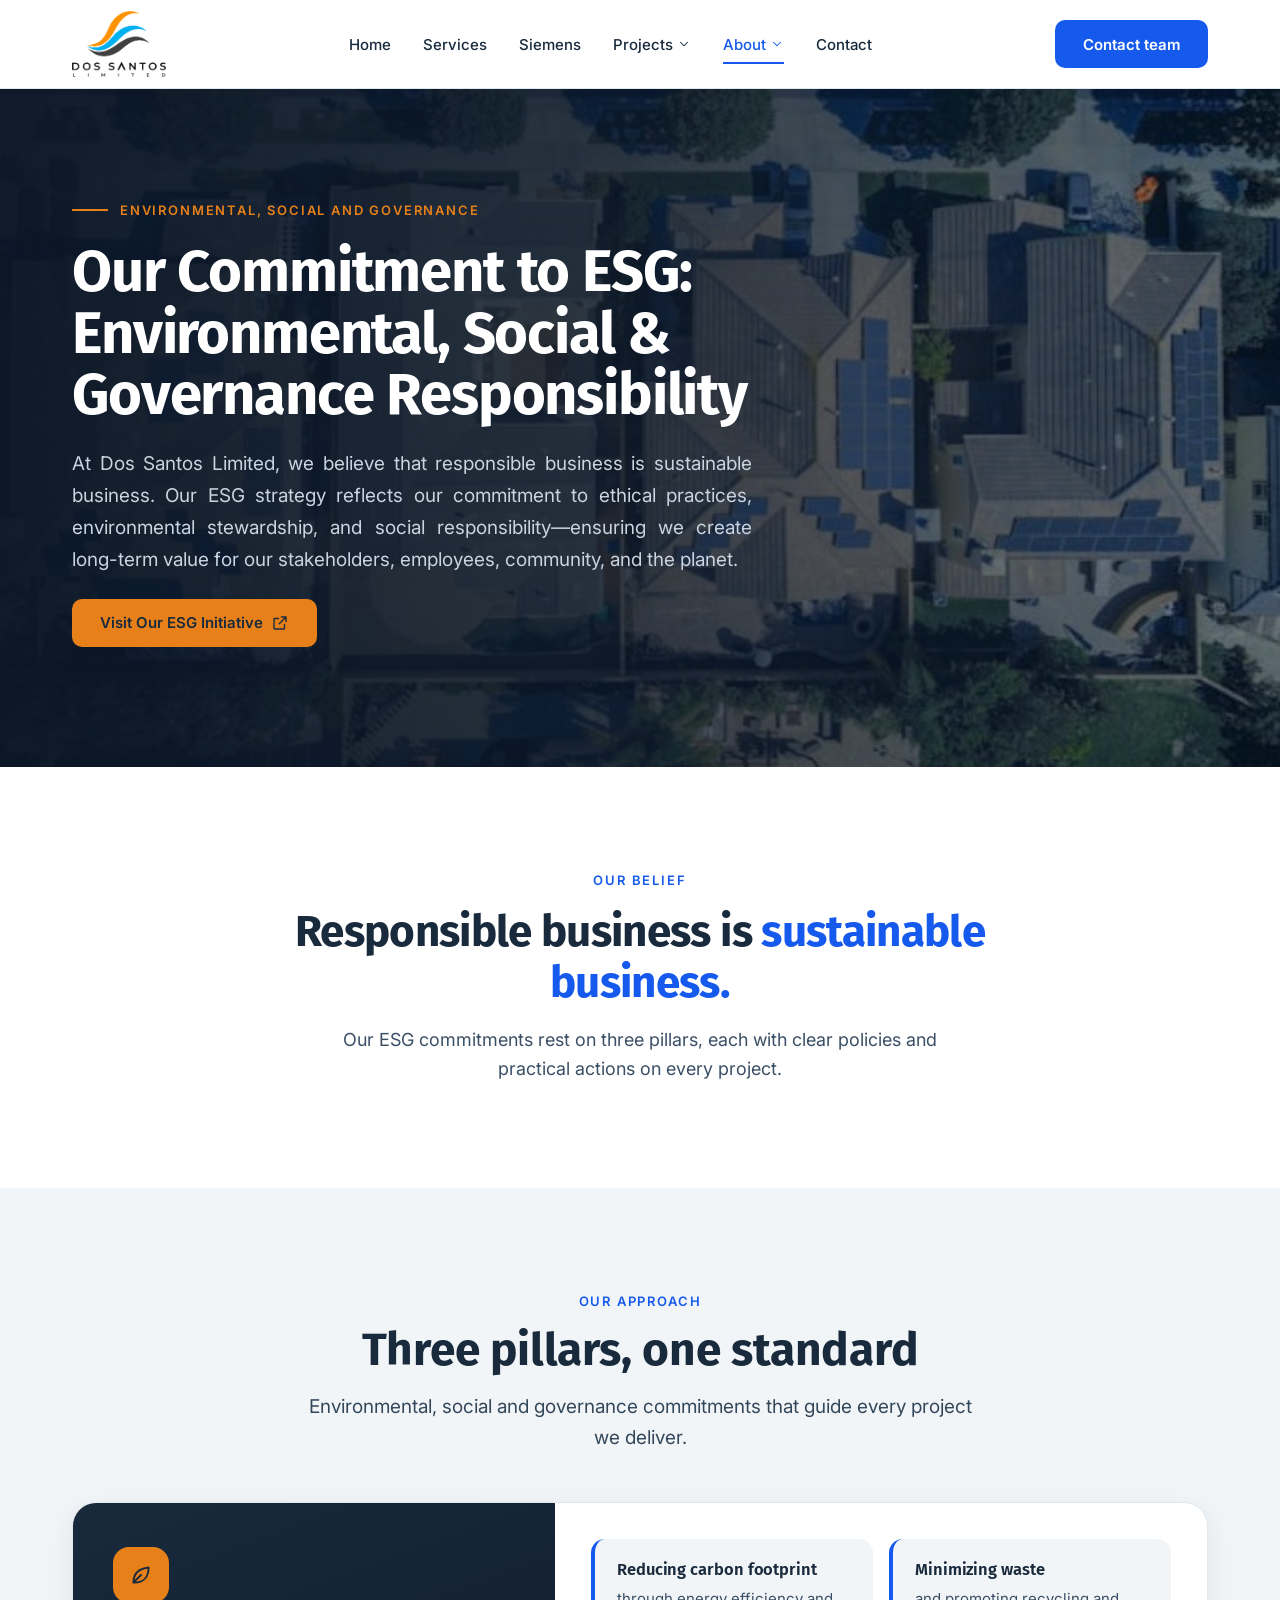
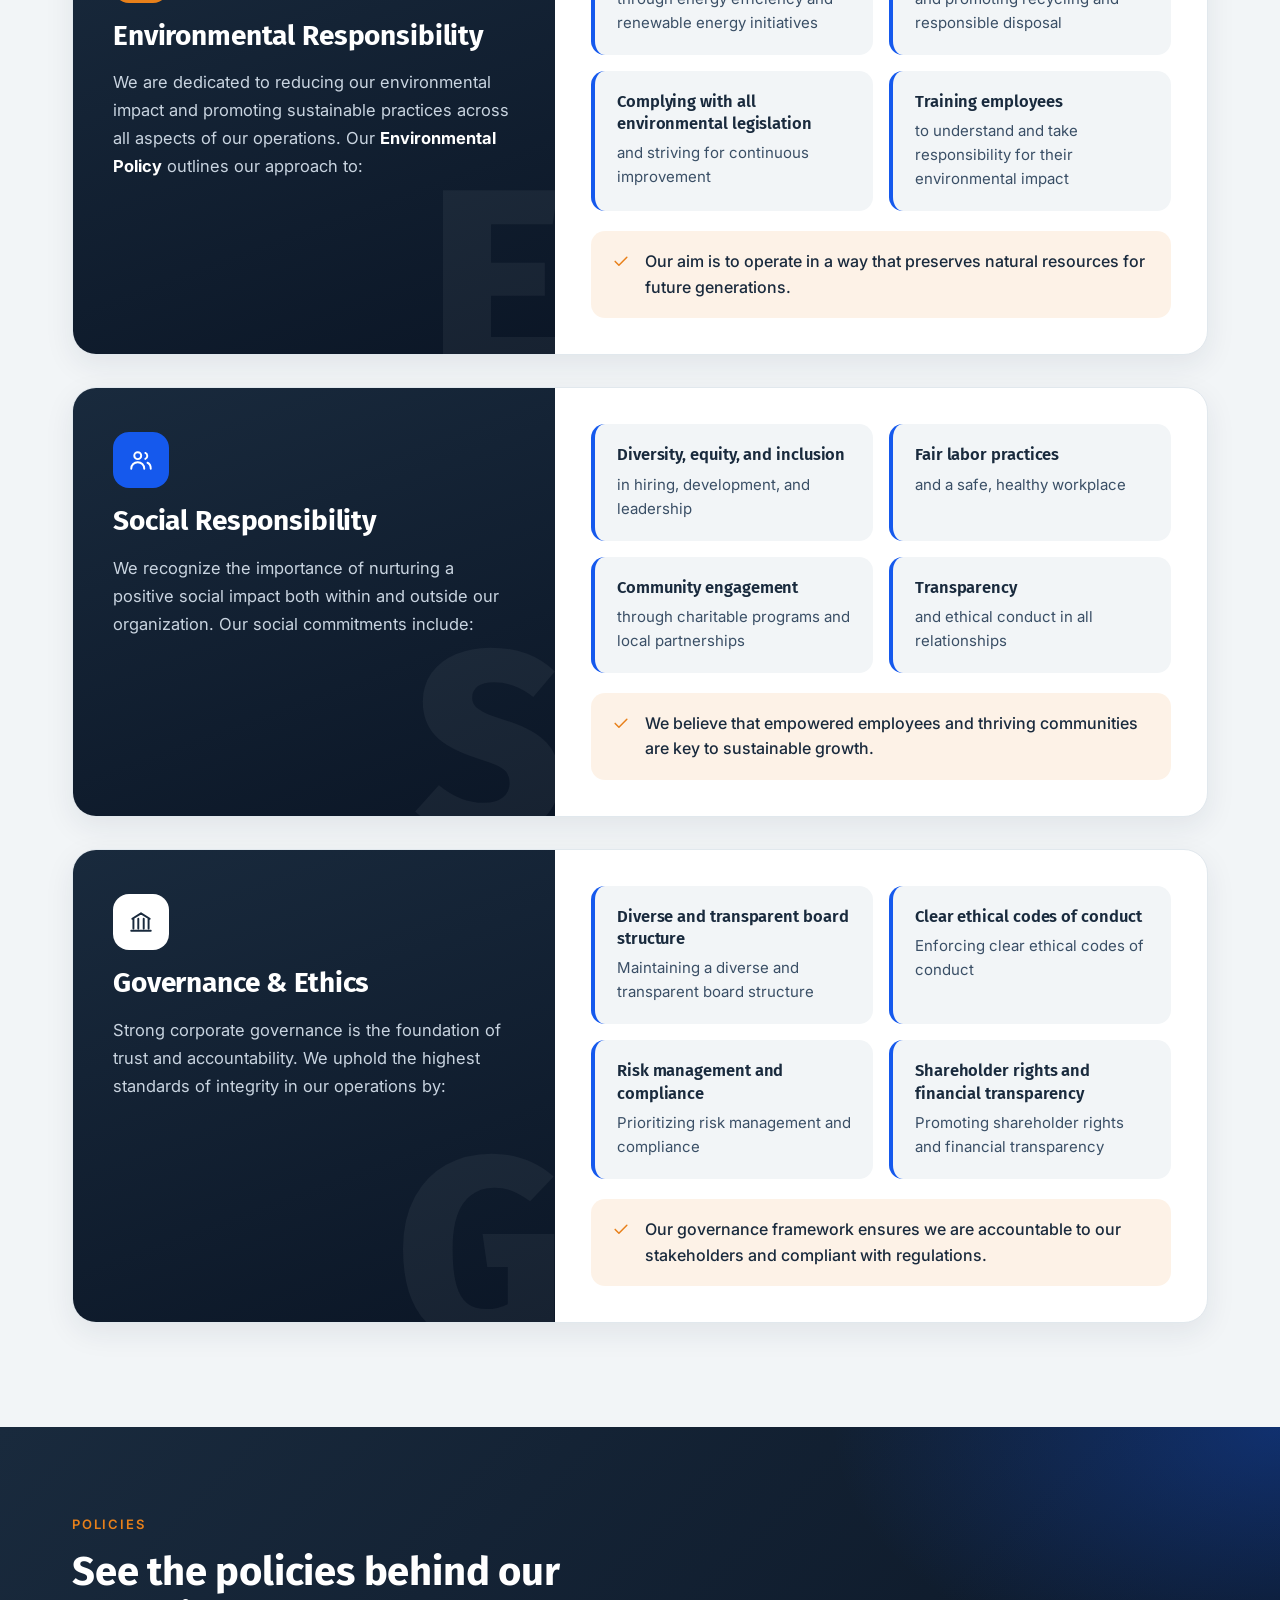
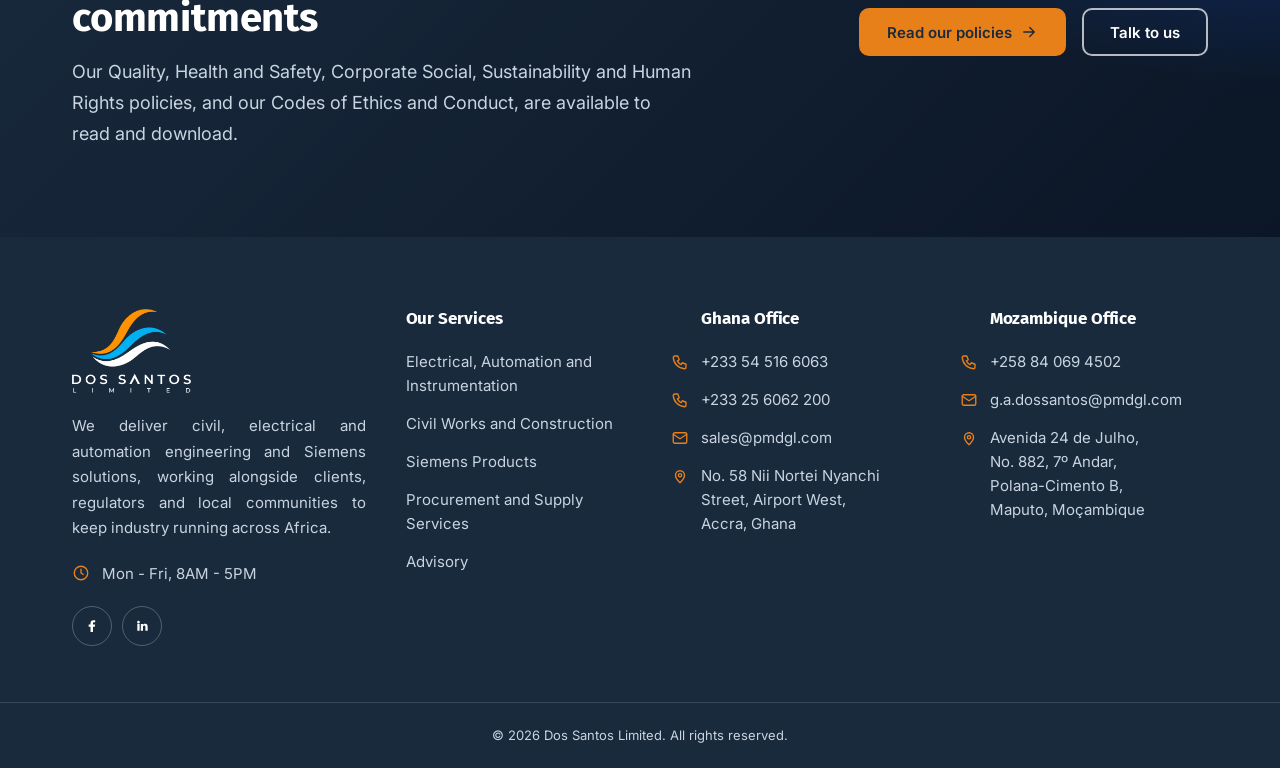
<file: esg.html>
<!doctype html>
<html lang="en">
<head>
  <meta charset="utf-8">
  <meta name="viewport" content="width=device-width, initial-scale=1, viewport-fit=cover">
  <title>Dos Santos Limited</title>
  <meta name="description" content="Dos Santos Limited's commitment to Environmental, Social and Governance responsibility across every project we deliver.">

  <!-- Social sharing preview (WhatsApp, LinkedIn, Facebook) -->
  <meta property="og:title" content="ESG | Dos Santos Limited">
  <meta property="og:description" content="Dos Santos Limited's commitment to Environmental, Social and Governance responsibility across every project we deliver.">
  <meta property="og:image" content="images/site/logo.png">
  <meta name="theme-color" content="#192A3D">
  <link rel="icon" href="images/site/logo-light.png">

  <!-- Fonts: Inter (text) and Fira Sans (headings) -->
  <link rel="preconnect" href="https://fonts.googleapis.com">
  <link rel="preconnect" href="https://fonts.gstatic.com" crossorigin>
  <link rel="stylesheet" href="https://fonts.googleapis.com/css2?family=Inter:wght@400;500;600;700&family=Fira+Sans:wght@500;600;700;800&display=swap">

  <!-- Styles: base -> layout -> components -> page sections -->
  <link rel="stylesheet" href="css/base.css">
  <link rel="stylesheet" href="css/layout.css">
  <link rel="stylesheet" href="css/components.css">
  <link rel="stylesheet" href="css/pages.css">

  <!-- Lets the CSS know JavaScript is on (used by the scroll animations) -->
  <script>document.documentElement.classList.add('js');</script>
</head>
<body class="page-esg">
<a class="skip-link" href="#main">Skip to content</a>

<!-- ================================================================
     HEADER: logo, main menu, mobile menu button.
     Same on every page. If you change a link, change it on all pages.
     ================================================================ -->
<header class="site-header" id="top">
  <div class="container header__inner">
    <a class="header__logo" href="index.html" aria-label="Dos Santos Limited, home">
      <img src="images/site/logo.png" alt="Dos Santos Limited" width="132" height="66">
    </a>

    <!-- Main menu (becomes a slide-down panel on phones and tablets) -->
    <nav class="nav" id="main-nav" aria-label="Main">
      <a class="nav__link" href="index.html">Home</a>
      <a class="nav__link" href="services.html">Services</a>
      <a class="nav__link" href="siemens.html">Siemens</a>
      <div class="nav__item has-dropdown">
        <a class="nav__link" href="projects.html" aria-haspopup="true">Projects <svg class="icon" width="14" height="14" viewBox="0 0 24 24" fill="none" stroke="currentColor" stroke-width="1.8" stroke-linecap="round" stroke-linejoin="round" aria-hidden="true"><path d="M6 9l6 6 6-6"/></svg></a>
        <div class="nav__dropdown">
          <a class="nav__sublink" href="projects.html#eni">ENI Ghana track record</a>
          <a class="nav__sublink" href="projects.html#portfolio">Project portfolio</a>
          <a class="nav__sublink" href="projects.html#gallery">Gallery</a>
        </div>
      </div>
      <div class="nav__item has-dropdown">
        <a class="nav__link is-active" href="about.html" aria-haspopup="true">About <svg class="icon" width="14" height="14" viewBox="0 0 24 24" fill="none" stroke="currentColor" stroke-width="1.8" stroke-linecap="round" stroke-linejoin="round" aria-hidden="true"><path d="M6 9l6 6 6-6"/></svg></a>
        <div class="nav__dropdown">
          <a class="nav__sublink" href="esg.html">ESG</a>
        </div>
      </div>
      <a class="nav__link" href="contact.html">Contact</a>
      <a class="btn btn--primary nav__cta" href="contact.html#form">Contact team</a>
    </nav>
    <a class="btn btn--primary header__cta" href="contact.html#form">Contact team</a>

    <!-- Mobile menu button (shows below 1180px) -->
    <button class="nav-toggle" type="button" aria-controls="main-nav" aria-expanded="false" aria-label="Open menu">
      <span></span><span></span><span></span>
    </button>
  </div>
</header>

<main id="main">

  <!-- ================================================================
       HERO (background photo: images/esg-solar.jpg)
       ================================================================ -->
  <section class="page-hero">
    <div class="page-hero__bg photo-placeholder" aria-hidden="true">
      <img data-slot src="images/site/esg-solar.jpg" alt="">
    </div>
    <div class="page-hero__shade" aria-hidden="true"></div>
    <div class="container page-hero__inner page-hero__inner--single">
      <div class="page-hero__text reveal">
        <span class="eyebrow eyebrow--orange eyebrow--line">Environmental, social and governance</span>
        <h1>Our Commitment to ESG: Environmental, Social &amp; Governance Responsibility</h1>
        <p class="page-hero__lead">At Dos Santos Limited, we believe that responsible business is sustainable business. Our ESG strategy reflects our commitment to ethical practices, environmental stewardship, and social responsibility—ensuring we create long-term value for our stakeholders, employees, community, and the planet.</p>
        <div class="btn-row">
          <a class="btn btn--orange" href="https://zerosol.co/" target="_blank" rel="noopener">Visit Our ESG Initiative <svg class="icon" width="18" height="18" viewBox="0 0 24 24" fill="none" stroke="currentColor" stroke-width="1.8" stroke-linecap="round" stroke-linejoin="round" aria-hidden="true"><path d="M14 4h6v6M20 4l-9 9M18 14v5a1 1 0 01-1 1H5a1 1 0 01-1-1V7a1 1 0 011-1h5"/></svg></a>
        </div>
      </div>
    </div>
  </section>


  <!-- ================================================================
       OUR BELIEF
       ================================================================ -->
  <section class="section">
    <div class="container belief reveal">
      <span class="eyebrow">Our belief</span>
      <p class="belief__quote">Responsible business is <span>sustainable business.</span></p>
      <p>Our ESG commitments rest on three pillars, each with clear policies and practical actions on every project.</p>
    </div>
  </section>


  <!-- ================================================================
       THREE PILLARS: Environmental, Social, Governance
       ================================================================ -->
  <section class="section section--cloud" id="pillars">
    <div class="container stack">
      <div class="section-head reveal">
        <span class="eyebrow">Our approach</span>
        <h2>Three pillars, one standard</h2>
        <p>Environmental, social and governance commitments that guide every project we deliver.</p>
      </div>

      <div class="pillars">
        <!-- E: Environmental -->
        <article class="pillar pillar--e reveal" id="pillar-e">
          <div class="pillar__intro">
            <span class="pillar__letter" aria-hidden="true">E</span>
            <span class="pillar__icon"><svg class="icon" width="26" height="26" viewBox="0 0 24 24" fill="none" stroke="currentColor" stroke-width="1.8" stroke-linecap="round" stroke-linejoin="round" aria-hidden="true"><path d="M5 19c0-8 5-13 14-14 0 9-5 14-13 14zM5 19l7-7"/></svg></span>
            <h3>Environmental Responsibility</h3>
            <p>We are dedicated to reducing our environmental impact and promoting sustainable practices across all aspects of our operations. Our <strong>Environmental Policy</strong> outlines our approach to:</p>
          </div>
          <div class="pillar__body">
            <div class="pillar__items">
              <div class="pillar-item"><h4>Reducing carbon footprint</h4><p>through energy efficiency and renewable energy initiatives</p></div>
              <div class="pillar-item"><h4>Minimizing waste</h4><p>and promoting recycling and responsible disposal</p></div>
              <div class="pillar-item"><h4>Complying with all environmental legislation</h4><p>and striving for continuous improvement</p></div>
              <div class="pillar-item"><h4>Training employees</h4><p>to understand and take responsibility for their environmental impact</p></div>
            </div>
            <p class="pillar__aim"><svg class="icon" width="20" height="20" viewBox="0 0 24 24" fill="none" stroke="currentColor" stroke-width="1.8" stroke-linecap="round" stroke-linejoin="round" aria-hidden="true"><path d="M5 12.5l4.5 4.5L19 7.5"/></svg> Our aim is to operate in a way that preserves natural resources for future generations.</p>
          </div>
        </article>

        <!-- S: Social -->
        <article class="pillar pillar--s reveal" id="pillar-s">
          <div class="pillar__intro">
            <span class="pillar__letter" aria-hidden="true">S</span>
            <span class="pillar__icon"><svg class="icon" width="26" height="26" viewBox="0 0 24 24" fill="none" stroke="currentColor" stroke-width="1.8" stroke-linecap="round" stroke-linejoin="round" aria-hidden="true"><circle cx="9" cy="8" r="3.2"/><path d="M3 20c0-3.5 2.7-6 6-6s6 2.5 6 6M16 5.5a3 3 0 010 5.5M18 14.5c2 .7 3 2.5 3 5.5"/></svg></span>
            <h3>Social Responsibility</h3>
            <p>We recognize the importance of nurturing a positive social impact both within and outside our organization. Our social commitments include:</p>
          </div>
          <div class="pillar__body">
            <div class="pillar__items">
              <div class="pillar-item"><h4>Diversity, equity, and inclusion</h4><p>in hiring, development, and leadership</p></div>
              <div class="pillar-item"><h4>Fair labor practices</h4><p>and a safe, healthy workplace</p></div>
              <div class="pillar-item"><h4>Community engagement</h4><p>through charitable programs and local partnerships</p></div>
              <div class="pillar-item"><h4>Transparency</h4><p>and ethical conduct in all relationships</p></div>
            </div>
            <p class="pillar__aim"><svg class="icon" width="20" height="20" viewBox="0 0 24 24" fill="none" stroke="currentColor" stroke-width="1.8" stroke-linecap="round" stroke-linejoin="round" aria-hidden="true"><path d="M5 12.5l4.5 4.5L19 7.5"/></svg> We believe that empowered employees and thriving communities are key to sustainable growth.</p>
          </div>
        </article>

        <!-- G: Governance -->
        <article class="pillar pillar--g reveal" id="pillar-g">
          <div class="pillar__intro">
            <span class="pillar__letter" aria-hidden="true">G</span>
            <span class="pillar__icon"><svg class="icon" width="26" height="26" viewBox="0 0 24 24" fill="none" stroke="currentColor" stroke-width="1.8" stroke-linecap="round" stroke-linejoin="round" aria-hidden="true"><path d="M4 9l8-5 8 5M5 9v9M9.5 9v9M14.5 9v9M19 9v9M3 20h18"/></svg></span>
            <h3>Governance &amp; Ethics</h3>
            <p>Strong corporate governance is the foundation of trust and accountability. We uphold the highest standards of integrity in our operations by:</p>
          </div>
          <div class="pillar__body">
            <div class="pillar__items">
              <div class="pillar-item"><h4>Diverse and transparent board structure</h4><p>Maintaining a diverse and transparent board structure</p></div>
              <div class="pillar-item"><h4>Clear ethical codes of conduct</h4><p>Enforcing clear ethical codes of conduct</p></div>
              <div class="pillar-item"><h4>Risk management and compliance</h4><p>Prioritizing risk management and compliance</p></div>
              <div class="pillar-item"><h4>Shareholder rights and financial transparency</h4><p>Promoting shareholder rights and financial transparency</p></div>
            </div>
            <p class="pillar__aim"><svg class="icon" width="20" height="20" viewBox="0 0 24 24" fill="none" stroke="currentColor" stroke-width="1.8" stroke-linecap="round" stroke-linejoin="round" aria-hidden="true"><path d="M5 12.5l4.5 4.5L19 7.5"/></svg> Our governance framework ensures we are accountable to our stakeholders and compliant with regulations.</p>
          </div>
        </article>
      </div>
    </div>
  </section>


  <!-- ================================================================
       CALL TO ACTION
       ================================================================ -->
  <section class="cta-band">
    <div class="container cta-band__inner">
      <div class="cta-band__text reveal">
        <span class="eyebrow eyebrow--orange">Policies</span>
        <h2>See the policies behind our commitments</h2>
        <p>Our Quality, Health and Safety, Corporate Social, Sustainability and Human Rights policies, and our Codes of Ethics and Conduct, are available to read and download.</p>
      </div>
      <div class="btn-row reveal">
        <a class="btn btn--orange" href="about.html#policies">Read our policies <svg class="icon" width="18" height="18" viewBox="0 0 24 24" fill="none" stroke="currentColor" stroke-width="1.8" stroke-linecap="round" stroke-linejoin="round" aria-hidden="true"><path d="M5 12h14M13 6l6 6-6 6"/></svg></a>
        <a class="btn btn--ghost" href="contact.html">Talk to us</a>
      </div>
    </div>
  </section>

</main>


<!-- ================================================================
     FOOTER: company summary, services, office addresses.
     Same on every page.
     ================================================================ -->
<footer class="site-footer">
  <div class="container footer__grid">
    <div class="footer__brand">
      <a href="index.html" aria-label="Dos Santos Limited, home"><img src="images/site/logo-light.png" alt="Dos Santos Limited" width="168" height="84"></a>
      <p>We deliver civil, electrical and automation engineering and Siemens solutions, working alongside clients, regulators and local communities to keep industry running across Africa.</p>
      <p class="footer__line"><svg class="icon" width="18" height="18" viewBox="0 0 24 24" fill="none" stroke="currentColor" stroke-width="1.8" stroke-linecap="round" stroke-linejoin="round" aria-hidden="true"><circle cx="12" cy="12" r="9"/><path d="M12 7v5l3 2"/></svg> Mon - Fri, 8AM - 5PM</p>
      <div class="footer__social">
        <!-- Replace # with the company's real page links -->
        <a class="social-btn" href="#" aria-label="Facebook" target="_blank" rel="noopener"><svg class="icon" width="16" height="16" viewBox="0 0 24 24" fill="none" stroke="currentColor" stroke-width="1.8" stroke-linecap="round" stroke-linejoin="round" aria-hidden="true"><path d="M13.5 21v-8h2.7l.5-3.2h-3.2V7.9c0-.9.4-1.7 1.8-1.7h1.5V3.4S15.2 3.2 14 3.2c-2.6 0-4.2 1.5-4.2 4.3v2.3H7v3.2h2.8v8z" fill="currentColor" stroke="none"/></svg></a>
        <a class="social-btn" href="#" aria-label="LinkedIn" target="_blank" rel="noopener"><svg class="icon" width="16" height="16" viewBox="0 0 24 24" fill="none" stroke="currentColor" stroke-width="1.8" stroke-linecap="round" stroke-linejoin="round" aria-hidden="true"><path d="M5 9h3.4v10H5zM6.7 4.2a2 2 0 110 4 2 2 0 010-4zM10.3 9h3.2v1.4c.5-.9 1.6-1.7 3.3-1.7 3.2 0 3.7 2.1 3.7 4.8V19h-3.4v-4.9c0-1.2 0-2.7-1.7-2.7s-1.9 1.3-1.9 2.6V19h-3.4z" fill="currentColor" stroke="none"/></svg></a>
      </div>
    </div>

    <div class="footer__col">
      <h4>Our Services</h4>
      <a href="services.html#engineering">Electrical, Automation and Instrumentation</a>
      <a href="services.html#engineering">Civil Works and Construction</a>
      <a href="siemens.html">Siemens Products</a>
      <a href="services.html#advisory">Procurement and Supply Services</a>
      <a href="services.html#advisory">Advisory</a>
    </div>

    <div class="footer__col footer__col--office">
      <h4>Ghana Office</h4>
      <a class="footer__line" href="tel:+233545166063"><svg class="icon" width="18" height="18" viewBox="0 0 24 24" fill="none" stroke="currentColor" stroke-width="1.8" stroke-linecap="round" stroke-linejoin="round" aria-hidden="true"><path d="M5 4h4l2 5-2.5 1.5a11 11 0 005 5L15 13l5 2v4a2 2 0 01-2 2A16 16 0 013 6a2 2 0 012-2z"/></svg> +233 54 516 6063</a>
      <a class="footer__line" href="tel:+233256062200"><svg class="icon" width="18" height="18" viewBox="0 0 24 24" fill="none" stroke="currentColor" stroke-width="1.8" stroke-linecap="round" stroke-linejoin="round" aria-hidden="true"><path d="M5 4h4l2 5-2.5 1.5a11 11 0 005 5L15 13l5 2v4a2 2 0 01-2 2A16 16 0 013 6a2 2 0 012-2z"/></svg> +233 25 6062 200</a>
      <a class="footer__line" href="mailto:sales@pmdgl.com"><svg class="icon" width="18" height="18" viewBox="0 0 24 24" fill="none" stroke="currentColor" stroke-width="1.8" stroke-linecap="round" stroke-linejoin="round" aria-hidden="true"><rect x="3" y="5" width="18" height="14" rx="2"/><path d="M3 7l9 6 9-6"/></svg> sales@pmdgl.com</a>
      <p class="footer__line"><svg class="icon" width="18" height="18" viewBox="0 0 24 24" fill="none" stroke="currentColor" stroke-width="1.8" stroke-linecap="round" stroke-linejoin="round" aria-hidden="true"><path d="M12 21s-6-5.5-6-10a6 6 0 0112 0c0 4.5-6 10-6 10z"/><circle cx="12" cy="11" r="2.2"/></svg> No. 58 Nii Nortei Nyanchi<br>Street, Airport West,<br>Accra, Ghana</p>
    </div>

    <div class="footer__col footer__col--office">
      <h4>Mozambique Office</h4>
      <a class="footer__line" href="tel:+258840694502"><svg class="icon" width="18" height="18" viewBox="0 0 24 24" fill="none" stroke="currentColor" stroke-width="1.8" stroke-linecap="round" stroke-linejoin="round" aria-hidden="true"><path d="M5 4h4l2 5-2.5 1.5a11 11 0 005 5L15 13l5 2v4a2 2 0 01-2 2A16 16 0 013 6a2 2 0 012-2z"/></svg> +258 84 069 4502</a>
      <a class="footer__line" href="mailto:g.a.dossantos@pmdgl.com"><svg class="icon" width="18" height="18" viewBox="0 0 24 24" fill="none" stroke="currentColor" stroke-width="1.8" stroke-linecap="round" stroke-linejoin="round" aria-hidden="true"><rect x="3" y="5" width="18" height="14" rx="2"/><path d="M3 7l9 6 9-6"/></svg> g.a.dossantos@pmdgl.com</a>
      <p class="footer__line"><svg class="icon" width="18" height="18" viewBox="0 0 24 24" fill="none" stroke="currentColor" stroke-width="1.8" stroke-linecap="round" stroke-linejoin="round" aria-hidden="true"><path d="M12 21s-6-5.5-6-10a6 6 0 0112 0c0 4.5-6 10-6 10z"/><circle cx="12" cy="11" r="2.2"/></svg> Avenida 24 de Julho,<br>No. 882, 7º Andar,<br>Polana-Cimento B,<br>Maputo, Moçambique</p>
    </div>

  </div>
  <div class="footer__bottom">
    <div class="container">© <span data-year>2026</span> Dos Santos Limited. All rights reserved.</div>
  </div>
</footer>

<!-- Back to top button (appears after scrolling down) -->
<button class="to-top" type="button" aria-label="Back to top"><svg class="icon" width="20" height="20" viewBox="0 0 24 24" fill="none" stroke="currentColor" stroke-width="1.8" stroke-linecap="round" stroke-linejoin="round" aria-hidden="true"><path d="M12 19V5M5 12l7-7 7 7"/></svg></button>

<!-- Scripts: main.js runs on every page; the pages/ file adds this page's extras -->
<script src="js/main.js" defer></script>
</body>
</html>
</file>
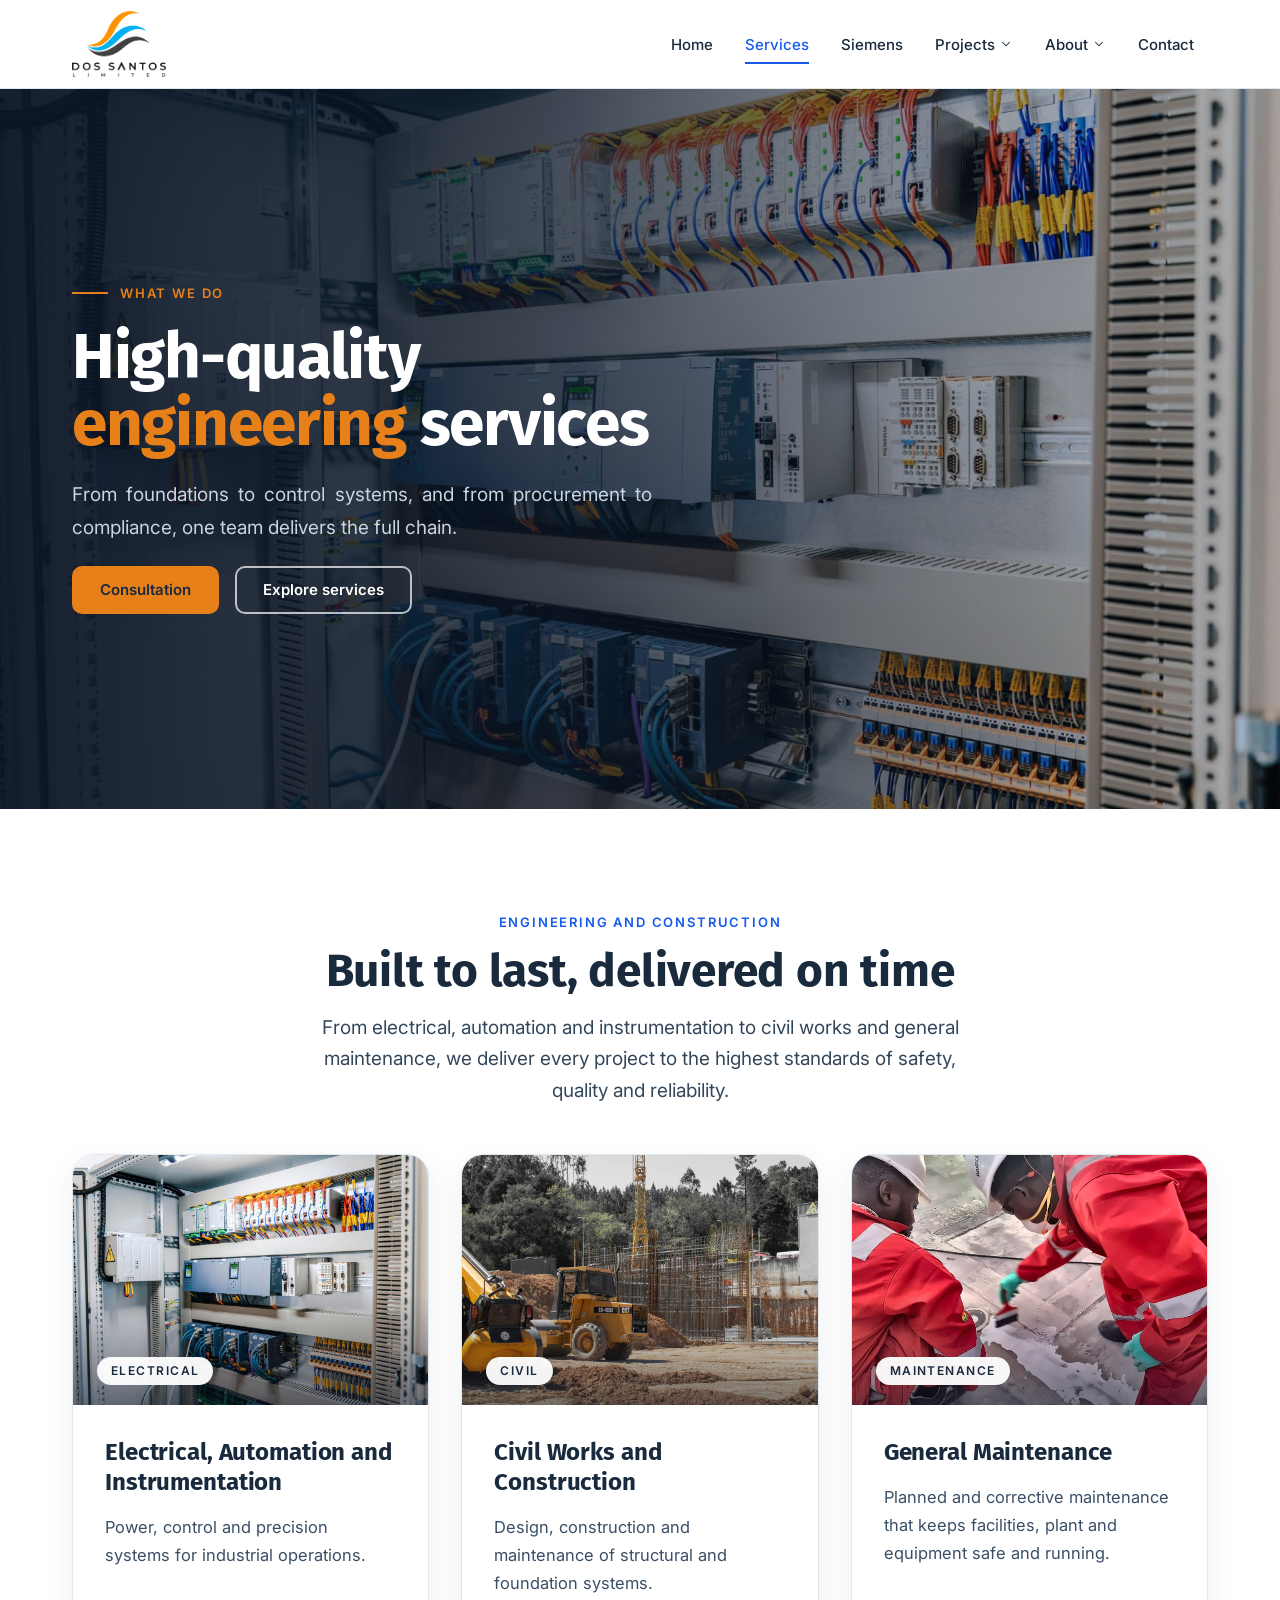
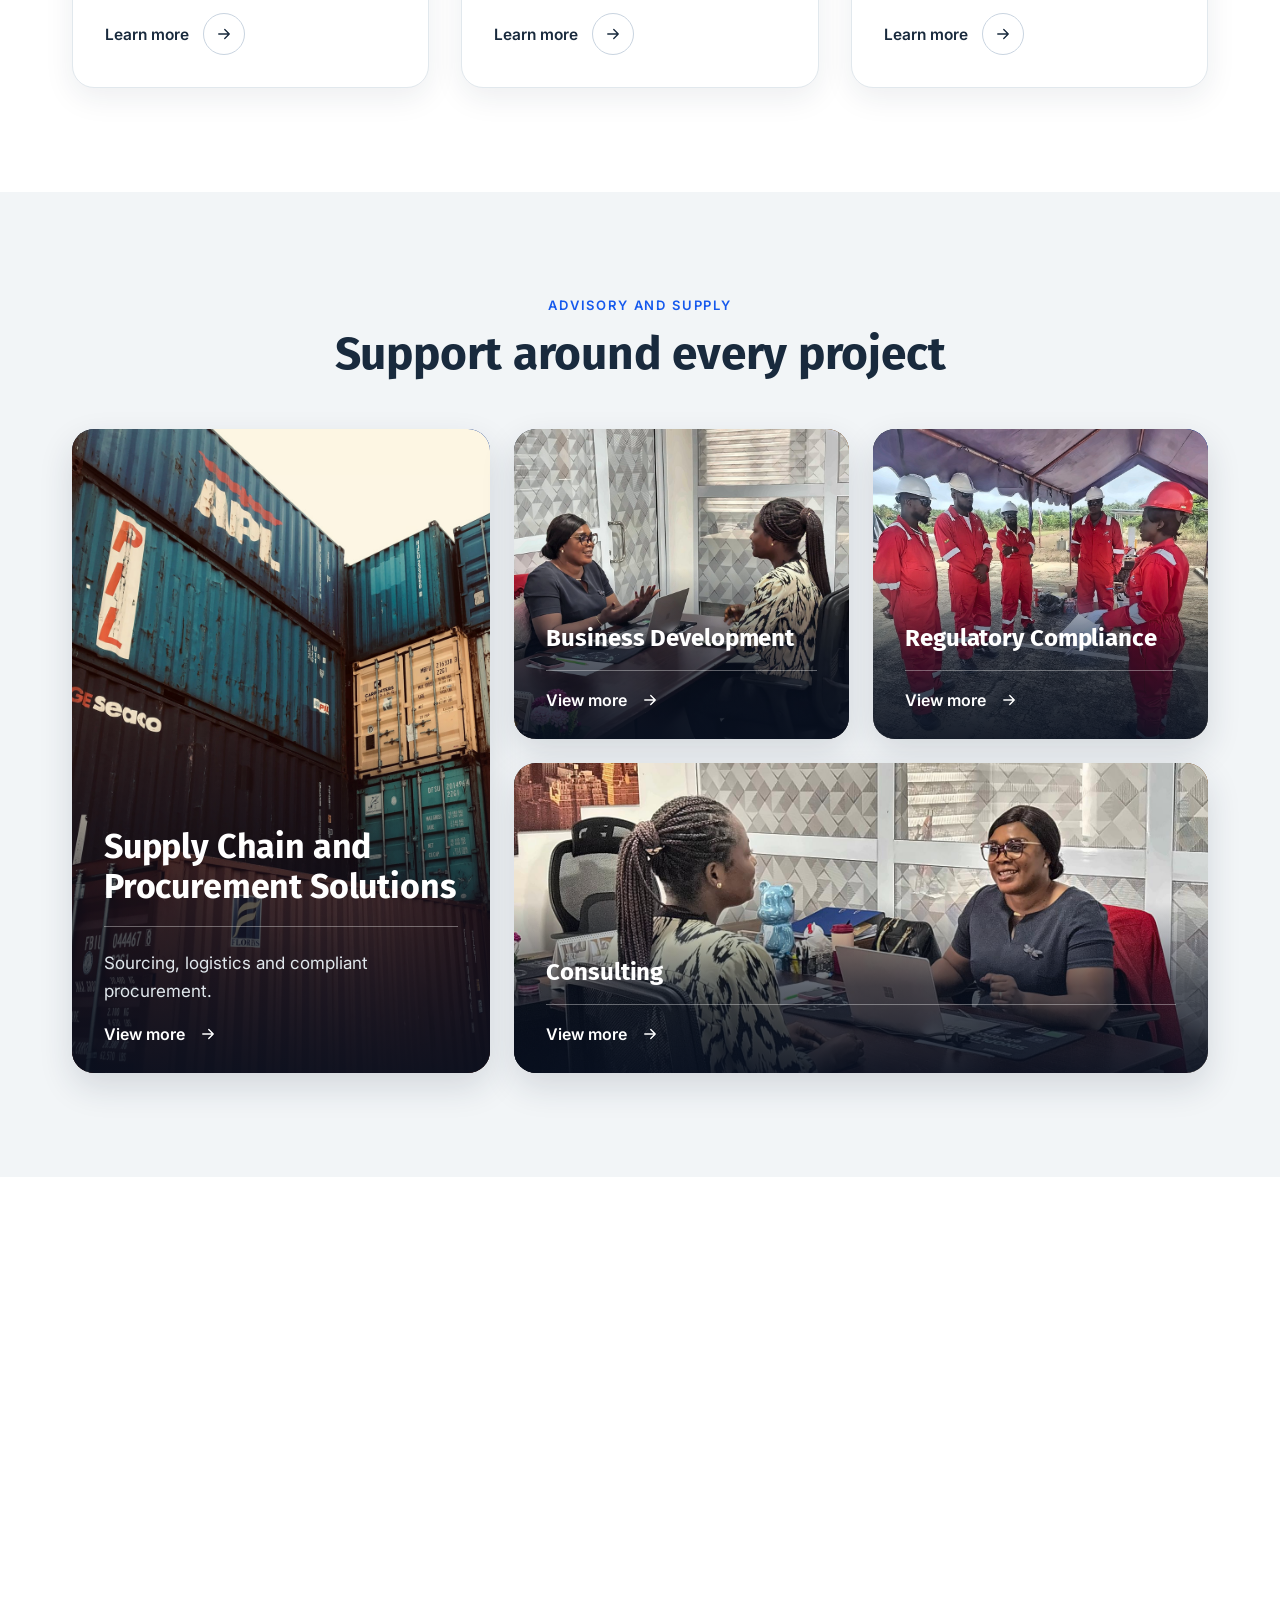
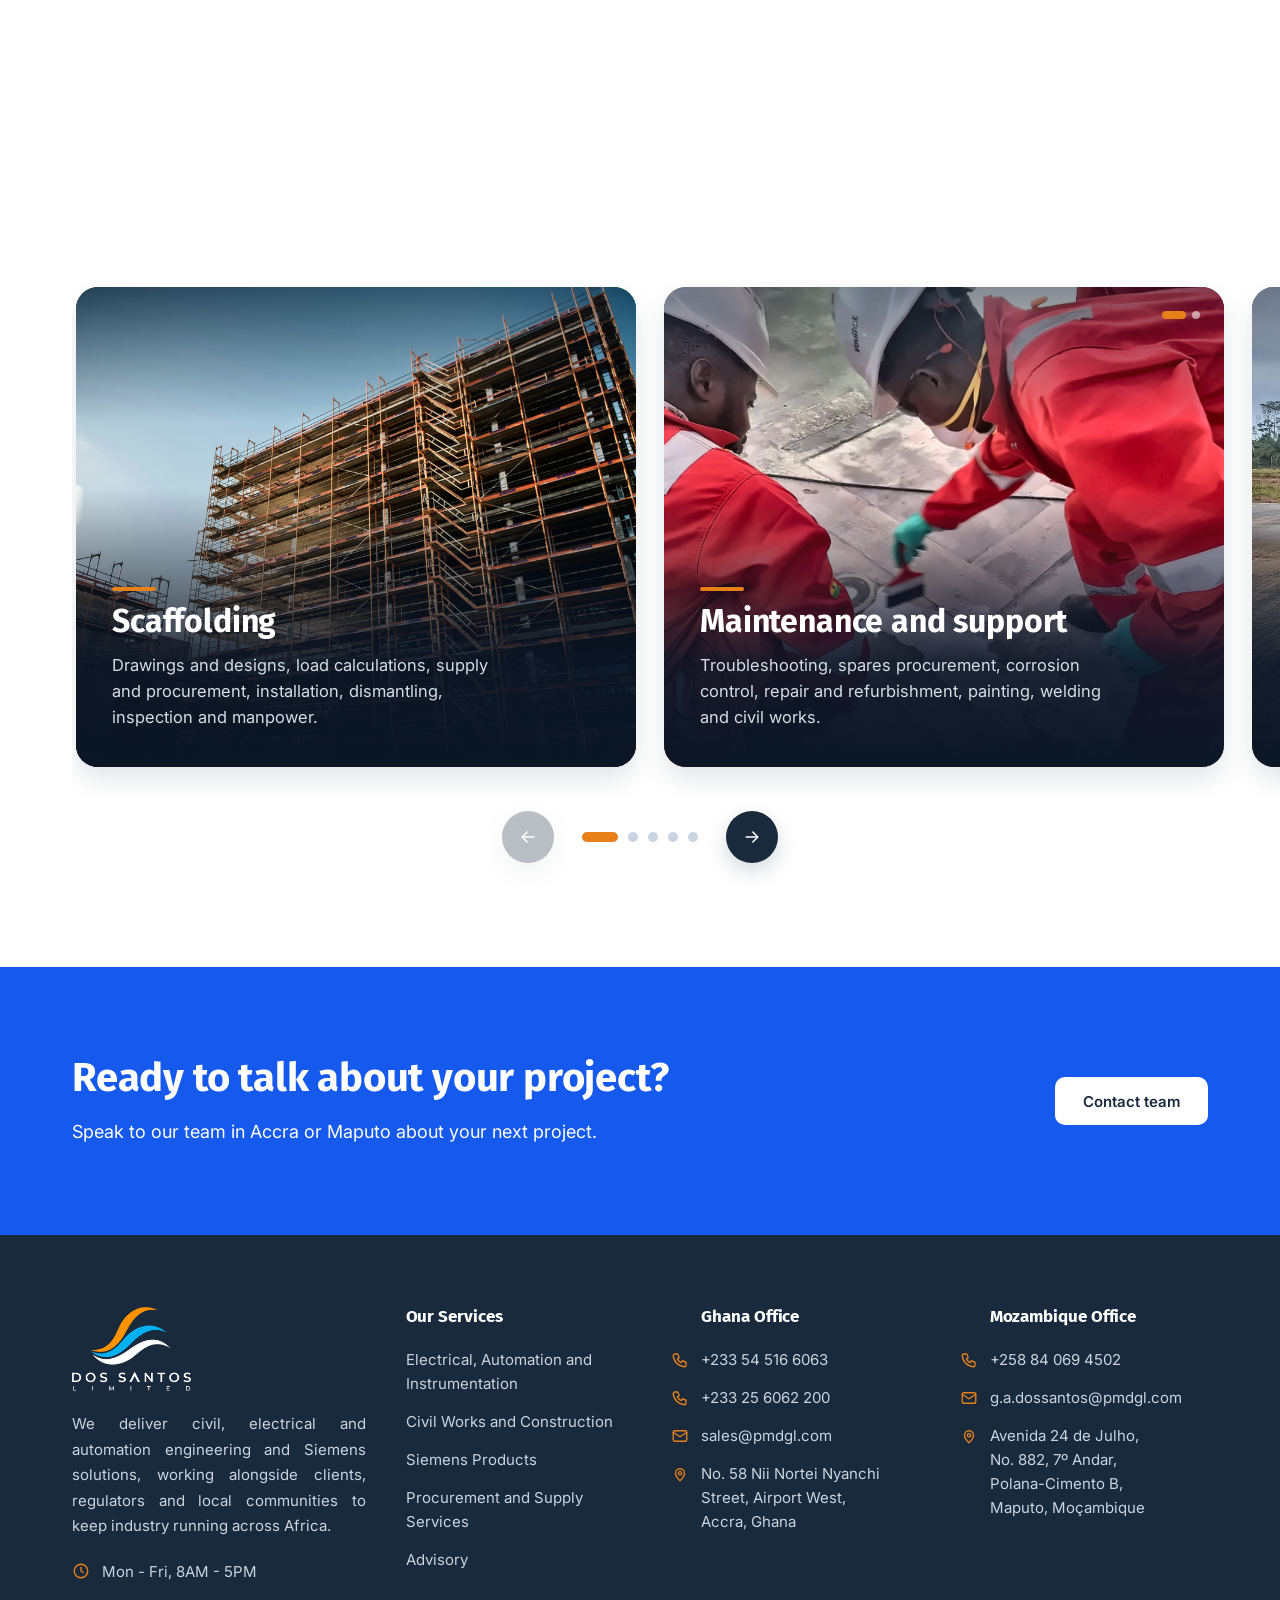
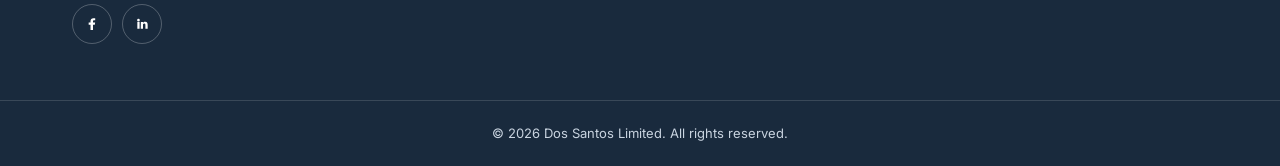
<file: services.html>
<!doctype html>
<html lang="en">
<head>
  <meta charset="utf-8">
  <meta name="viewport" content="width=device-width, initial-scale=1, viewport-fit=cover">
  <title>Dos Santos Limited</title>
  <meta name="description" content="Civil works, electrical, automation and instrumentation, EPC, advisory, supply and on-site support services from Dos Santos Limited in Ghana and Mozambique.">

  <!-- Social sharing preview (WhatsApp, LinkedIn, Facebook) -->
  <meta property="og:title" content="Services | Dos Santos Limited">
  <meta property="og:description" content="Civil works, electrical, automation and instrumentation, EPC, advisory, supply and on-site support services from Dos Santos Limited in Ghana and Mozambique.">
  <meta property="og:image" content="images/site/logo.png">
  <meta name="theme-color" content="#192A3D">
  <link rel="icon" href="images/site/logo-light.png">

  <!-- Fonts: Inter (text) and Fira Sans (headings) -->
  <link rel="preconnect" href="https://fonts.googleapis.com">
  <link rel="preconnect" href="https://fonts.gstatic.com" crossorigin>
  <link rel="stylesheet" href="https://fonts.googleapis.com/css2?family=Inter:wght@400;500;600;700&family=Fira+Sans:wght@500;600;700;800&display=swap">

  <!-- Styles: base -> layout -> components -> page sections -->
  <link rel="stylesheet" href="css/base.css">
  <link rel="stylesheet" href="css/layout.css">
  <link rel="stylesheet" href="css/components.css">
  <link rel="stylesheet" href="css/pages.css">

  <!-- Lets the CSS know JavaScript is on (used by the scroll animations) -->
  <script>document.documentElement.classList.add('js');</script>
</head>
<body class="page-services">
<a class="skip-link" href="#main">Skip to content</a>

<!-- ================================================================
     HEADER: logo, main menu, mobile menu button.
     Same on every page. If you change a link, change it on all pages.
     ================================================================ -->
<header class="site-header" id="top">
  <div class="container header__inner">
    <a class="header__logo" href="index.html" aria-label="Dos Santos Limited, home">
      <img src="images/site/logo.png" alt="Dos Santos Limited" width="132" height="66">
    </a>

    <!-- Main menu (becomes a slide-down panel on phones and tablets) -->
    <nav class="nav" id="main-nav" aria-label="Main">
      <a class="nav__link" href="index.html">Home</a>
      <a class="nav__link is-active" aria-current="page" href="services.html">Services</a>
      <a class="nav__link" href="siemens.html">Siemens</a>
      <div class="nav__item has-dropdown">
        <a class="nav__link" href="projects.html" aria-haspopup="true">Projects <svg class="icon" width="14" height="14" viewBox="0 0 24 24" fill="none" stroke="currentColor" stroke-width="1.8" stroke-linecap="round" stroke-linejoin="round" aria-hidden="true"><path d="M6 9l6 6 6-6"/></svg></a>
        <div class="nav__dropdown">
          <a class="nav__sublink" href="projects.html#eni">ENI Ghana track record</a>
          <a class="nav__sublink" href="projects.html#portfolio">Project portfolio</a>
          <a class="nav__sublink" href="projects.html#gallery">Gallery</a>
        </div>
      </div>
      <div class="nav__item has-dropdown">
        <a class="nav__link" href="about.html" aria-haspopup="true">About <svg class="icon" width="14" height="14" viewBox="0 0 24 24" fill="none" stroke="currentColor" stroke-width="1.8" stroke-linecap="round" stroke-linejoin="round" aria-hidden="true"><path d="M6 9l6 6 6-6"/></svg></a>
        <div class="nav__dropdown">
          <a class="nav__sublink" href="esg.html">ESG</a>
        </div>
      </div>
      <a class="nav__link" href="contact.html">Contact</a>
    </nav>

    <!-- Mobile menu button (shows below 1180px) -->
    <button class="nav-toggle" type="button" aria-controls="main-nav" aria-expanded="false" aria-label="Open menu">
      <span></span><span></span><span></span>
    </button>
  </div>
</header>

<main id="main">

  <!-- ================================================================
       HERO: one full-width photo (same style as the Home hero)
       YOUR PHOTO: images/services/hero.jpg (wide/landscape works best)
       The illustration shows until the photo loads.
       ================================================================ -->
  <section class="photo-hero">
    <div class="photo-hero__bg" aria-hidden="true">
      <img class="photo-hero__fallback" src="images/illustrations/services-hero.svg" alt="">
      <img data-slot fetchpriority="high" src="images/services/panel-breaker-2.jpg" alt="">
    </div>
    <div class="photo-hero__shade" aria-hidden="true"></div>

    <div class="container photo-hero__inner">
      <div class="photo-hero__text reveal">
        <span class="eyebrow eyebrow--orange eyebrow--line">What we do</span>
        <h1>High-quality <span>engineering</span> services</h1>
        <p>From foundations to control systems, and from procurement to compliance, one team delivers the full chain.</p>
        <div class="btn-row">
          <a class="btn btn--orange" href="contact.html">Consultation</a>
          <a class="btn btn--ghost" href="#engineering">Explore services</a>
        </div>
      </div>
    </div>
  </section>

  <!-- ================================================================
       ENGINEERING AND CONSTRUCTION
       Hover: card lifts, photo zooms, blue-orange line runs along the bottom.
       Photos: images/services/
       ================================================================ -->
  <section class="section" id="engineering">
    <div class="container stack">
      <div class="section-head reveal">
        <span class="eyebrow">Engineering and construction</span>
        <h2>Built to last, delivered on time</h2>
        <p>From electrical, automation and instrumentation to civil works and general maintenance, we deliver every project to the highest standards of safety, quality and reliability.</p>
      </div>

      <div class="eng-grid">
        <a class="eng-card reveal" href="contact.html">
          <div class="eng-card__media photo-placeholder">
            <img data-slot src="images/services/electrical 1.jpg" alt="Electrical, automation and instrumentation" loading="lazy">
            <span class="eng-card__label">Electrical</span>
          </div>
          <div class="eng-card__body">
            <h3>Electrical, Automation and Instrumentation</h3>
            <p>Power, control and precision systems for industrial operations.</p>
            <span class="eng-card__more">Learn more <i><svg class="icon" width="18" height="18" viewBox="0 0 24 24" fill="none" stroke="currentColor" stroke-width="1.8" stroke-linecap="round" stroke-linejoin="round" aria-hidden="true"><path d="M5 12h14M13 6l6 6-6 6"/></svg></i></span>
          </div>
        </a>

        <a class="eng-card reveal" href="contact.html">
          <div class="eng-card__media photo-placeholder">
            <img data-slot src="images/services/vadym-alyekseyenko-fGUef63Ti2Q-unsplash.jpg" alt="Civil works" loading="lazy">
            <span class="eng-card__label">Civil</span>
          </div>
          <div class="eng-card__body">
            <h3>Civil Works and Construction</h3>
            <p>Design, construction and maintenance of structural and foundation systems.</p>
            <span class="eng-card__more">Learn more <i><svg class="icon" width="18" height="18" viewBox="0 0 24 24" fill="none" stroke="currentColor" stroke-width="1.8" stroke-linecap="round" stroke-linejoin="round" aria-hidden="true"><path d="M5 12h14M13 6l6 6-6 6"/></svg></i></span>
          </div>
        </a>

        <a class="eng-card reveal" href="#support">
          <div class="eng-card__media photo-placeholder">
            <img data-slot src="images/services/hero-option-1.jpg" alt="Maintenance team at work" loading="lazy">
            <span class="eng-card__label">Maintenance</span>
          </div>
          <div class="eng-card__body">
            <h3>General Maintenance</h3>
            <p>Planned and corrective maintenance that keeps facilities, plant and equipment safe and running.</p>
            <span class="eng-card__more">Learn more <i><svg class="icon" width="18" height="18" viewBox="0 0 24 24" fill="none" stroke="currentColor" stroke-width="1.8" stroke-linecap="round" stroke-linejoin="round" aria-hidden="true"><path d="M5 12h14M13 6l6 6-6 6"/></svg></i></span>
          </div>
        </a>
      </div>
    </div>
  </section>


  <!-- ================================================================
       ADVISORY AND SUPPLY ("Support around every project")
       Fades in on scroll. Hover a card to read its description.
       Photos: images/services/
       ================================================================ -->
  <section class="section section--cloud" id="advisory">
    <div class="container stack">
      <div class="section-head reveal">
        <span class="eyebrow">Advisory and supply</span>
        <h2>Support around every project</h2>
      </div>

      <div class="advisory-grid">
        <a class="advisory-card is-big reveal" href="contact.html">
          <div class="advisory-card__media glow-blue"><img data-slot src="images/services/supply chain.jpg" alt="" loading="lazy"></div>
          <div class="advisory-card__shade"></div>
          <div class="advisory-card__body">
            <h3>Supply Chain and Procurement Solutions</h3>
            <p class="advisory-card__text">Sourcing, logistics and compliant procurement.</p>
            <span class="advisory-card__more">View more <svg class="icon" width="18" height="18" viewBox="0 0 24 24" fill="none" stroke="currentColor" stroke-width="1.8" stroke-linecap="round" stroke-linejoin="round" aria-hidden="true"><path d="M5 12h14M13 6l6 6-6 6"/></svg></span>
          </div>
        </a>

        <a class="advisory-card reveal" href="contact.html">
          <div class="advisory-card__media glow-orange"><img data-slot src="images/services/business-development.jpg" alt="" loading="lazy"></div>
          <div class="advisory-card__shade"></div>
          <div class="advisory-card__body">
            <h3>Business Development</h3>
            <p class="advisory-card__text">Opportunity identification, partnerships and market expansion.</p>
            <span class="advisory-card__more">View more <svg class="icon" width="18" height="18" viewBox="0 0 24 24" fill="none" stroke="currentColor" stroke-width="1.8" stroke-linecap="round" stroke-linejoin="round" aria-hidden="true"><path d="M5 12h14M13 6l6 6-6 6"/></svg></span>
          </div>
        </a>

        <a class="advisory-card reveal" href="contact.html">
          <div class="advisory-card__media glow-blue"><img data-slot src="images/services/regulatory-compliance.jpg" alt="" loading="lazy"></div>
          <div class="advisory-card__shade"></div>
          <div class="advisory-card__body">
            <h3>Regulatory Compliance</h3>
            <p class="advisory-card__text">Adherence to local and international standards.</p>
            <span class="advisory-card__more">View more <svg class="icon" width="18" height="18" viewBox="0 0 24 24" fill="none" stroke="currentColor" stroke-width="1.8" stroke-linecap="round" stroke-linejoin="round" aria-hidden="true"><path d="M5 12h14M13 6l6 6-6 6"/></svg></span>
          </div>
        </a>

        <a class="advisory-card advisory-card--wide reveal" href="contact.html">
          <div class="advisory-card__media glow-orange"><img data-slot src="images/services/consulting (1).jpg" alt="" loading="lazy"></div>
          <div class="advisory-card__shade"></div>
          <div class="advisory-card__body">
            <h3>Consulting</h3>
            <p class="advisory-card__text">Tailored advisory services for your project.</p>
            <span class="advisory-card__more">View more <svg class="icon" width="18" height="18" viewBox="0 0 24 24" fill="none" stroke="currentColor" stroke-width="1.8" stroke-linecap="round" stroke-linejoin="round" aria-hidden="true"><path d="M5 12h14M13 6l6 6-6 6"/></svg></span>
          </div>
        </a>
      </div>
    </div>
  </section>


  <!-- ================================================================
       SIEMENS PARTNER BAND
       Slides up into view; the text comes in from the left, the button from
       the right, and the glow drifts slowly behind them.
       ================================================================ -->
  <section class="section section--partner">
    <div class="container">
      <div class="partner-band reveal">
        <div class="partner-band__text reveal reveal--from-left">
          <span class="eyebrow">Siemens Authorized Partner</span>
          <h2>Authorized Siemens LV, MV and process automation solutions partner</h2>
          <p>We supply Siemens protection devices, switchgear and automation products, and support them from design through commissioning and maintenance.</p>
        </div>
        <a class="btn btn--siemens reveal reveal--from-right" href="siemens.html">Explore Siemens solutions <svg class="icon" width="18" height="18" viewBox="0 0 24 24" fill="none" stroke="currentColor" stroke-width="1.8" stroke-linecap="round" stroke-linejoin="round" aria-hidden="true"><path d="M5 12h14M13 6l6 6-6 6"/></svg></a>
      </div>
    </div>
  </section>


  <!-- ================================================================
       SUPPORT SERVICES SLIDER
       Arrows and dots: js/pages/services.js (dots are made automatically).
       Maintenance and support card: a carousel that shows a new photo every
       5 seconds (Maintenance -> Fumigation -> ...). Add a slide by copying one
       support-card__layer inside support-card__reel. Timing: services.js
       ================================================================ -->
  <section class="section support-slider-section" id="support">
    <div class="container stack">
      <div class="section-head reveal">
        <span class="eyebrow">Support services</span>
        <h2>On-site support that keeps operations running</h2>
        <p>Practical services that keep sites safe, staffed and productive.</p>
      </div>

      <div class="support-slider reveal">
        <div class="support-slider__track" tabindex="0" aria-label="Support services, scroll sideways">

          <!-- Scaffolding -->
          <article class="support-card">
            <div class="support-card__media photo-placeholder"><img data-slot src="images/services/scafold.jpg" alt="Scaffolding" loading="lazy"></div>
            <div class="support-card__shade"></div>
            <div class="support-card__body">
              <h3>Scaffolding</h3>
              <p>Drawings and designs, load calculations, supply and procurement, installation, dismantling, inspection and manpower.</p>
            </div>
          </article>

          <!-- Maintenance and support carousel: a new photo every 5 seconds.
               To add a photo, copy one support-card__layer block below and change
               its image, title and text. The dots update by themselves. -->
          <article class="support-card support-card--combo">
            <div class="support-card__reel">
              <!-- Slide 1: Maintenance and support -->
              <div class="support-card__layer">
                <div class="support-card__media photo-placeholder"><img data-slot src="images/services/hero-option-1.jpg" alt="Maintenance and support" loading="lazy"></div>
                <div class="support-card__shade"></div>
                <div class="support-card__body">
                  <h3>Maintenance and support</h3>
                  <p>Troubleshooting, spares procurement, corrosion control, repair and refurbishment, painting, welding and civil works.</p>
                </div>
              </div>
              <!-- Slide 2: Fumigation -->
              <div class="support-card__layer support-card__layer--fumigation">
                <div class="support-card__media photo-placeholder"><img data-slot src="images/services/fumigation -2.jpg" alt="Fumigation" loading="lazy"></div>
                <div class="support-card__shade"></div>
                <div class="support-card__body">
                  <span class="eyebrow">Part of maintenance and support</span>
                  <h3>Fumigation</h3>
                  <p>Pest and reptile control that keeps offices, warehouses and site facilities safe and hygienic.</p>
                </div>
              </div>
            </div>
          </article>

          <!-- Manpower -->
          <article class="support-card">
            <div class="support-card__media photo-placeholder"><img data-slot src="images/services/manpower.jpg" alt="Manpower" loading="lazy"></div>
            <div class="support-card__shade"></div>
            <div class="support-card__body">
              <h3>Manpower</h3>
              <p>Local, expatriate and community personnel, technicians and engineers.</p>
            </div>
          </article>

          <!-- Fibre optics -->
          <article class="support-card">
            <div class="support-card__media photo-placeholder"><img data-slot src="images/services/fibre-optics.jpg" alt="Fibre optics" loading="lazy"></div>
            <div class="support-card__shade"></div>
            <div class="support-card__body">
              <h3>Fibre optics</h3>
              <p>Troubleshooting, repair, testing and commissioning.</p>
            </div>
          </article>

          <!-- Transport -->
          <article class="support-card">
            <div class="support-card__media photo-placeholder"><img data-slot src="images/services/toyota-hiace.webp" alt="Transport" loading="lazy"></div>
            <div class="support-card__shade"></div>
            <div class="support-card__body">
              <h3>Transport</h3>
              <p>Vehicle rentals, electric vehicles (EVs) and related infrastructure.</p>
            </div>
          </article>
        </div>

        <div class="support-slider__controls">
          <button class="slider-arrow" type="button" data-slide="prev" aria-label="Previous service"><svg class="icon" width="20" height="20" viewBox="0 0 24 24" fill="none" stroke="currentColor" stroke-width="1.8" stroke-linecap="round" stroke-linejoin="round" aria-hidden="true"><path d="M19 12H5M11 6l-6 6 6 6"/></svg></button>
          <div class="slider-dots"></div>
          <button class="slider-arrow" type="button" data-slide="next" aria-label="Next service"><svg class="icon" width="20" height="20" viewBox="0 0 24 24" fill="none" stroke="currentColor" stroke-width="1.8" stroke-linecap="round" stroke-linejoin="round" aria-hidden="true"><path d="M5 12h14M13 6l6 6-6 6"/></svg></button>
        </div>
      </div>
    </div>
  </section>


  <!-- ================================================================
       CALL TO ACTION
       ================================================================ -->
  <section class="cta-band cta-band--blue">
    <div class="container cta-band__inner">
      <div class="cta-band__text reveal">
        <h2>Ready to talk about your project?</h2>
        <p>Speak to our team in Accra or Maputo about your next project.</p>
      </div>
      <div class="btn-row reveal">
        <a class="btn btn--white" href="contact.html#form">Contact team</a>
      </div>
    </div>
  </section>

</main>


<!-- ================================================================
     FOOTER: company summary, services, office addresses.
     Same on every page.
     ================================================================ -->
<footer class="site-footer">
  <div class="container footer__grid">
    <div class="footer__brand">
      <a href="index.html" aria-label="Dos Santos Limited, home"><img src="images/site/logo-light.png" alt="Dos Santos Limited" width="168" height="84"></a>
      <p>We deliver civil, electrical and automation engineering and Siemens solutions, working alongside clients, regulators and local communities to keep industry running across Africa.</p>
      <p class="footer__line"><svg class="icon" width="18" height="18" viewBox="0 0 24 24" fill="none" stroke="currentColor" stroke-width="1.8" stroke-linecap="round" stroke-linejoin="round" aria-hidden="true"><circle cx="12" cy="12" r="9"/><path d="M12 7v5l3 2"/></svg> Mon - Fri, 8AM - 5PM</p>
      <div class="footer__social">
        <!-- Replace # with the company's real page links -->
        <a class="social-btn" href="#" aria-label="Facebook" target="_blank" rel="noopener"><svg class="icon" width="16" height="16" viewBox="0 0 24 24" fill="none" stroke="currentColor" stroke-width="1.8" stroke-linecap="round" stroke-linejoin="round" aria-hidden="true"><path d="M13.5 21v-8h2.7l.5-3.2h-3.2V7.9c0-.9.4-1.7 1.8-1.7h1.5V3.4S15.2 3.2 14 3.2c-2.6 0-4.2 1.5-4.2 4.3v2.3H7v3.2h2.8v8z" fill="currentColor" stroke="none"/></svg></a>
        <a class="social-btn" href="#" aria-label="LinkedIn" target="_blank" rel="noopener"><svg class="icon" width="16" height="16" viewBox="0 0 24 24" fill="none" stroke="currentColor" stroke-width="1.8" stroke-linecap="round" stroke-linejoin="round" aria-hidden="true"><path d="M5 9h3.4v10H5zM6.7 4.2a2 2 0 110 4 2 2 0 010-4zM10.3 9h3.2v1.4c.5-.9 1.6-1.7 3.3-1.7 3.2 0 3.7 2.1 3.7 4.8V19h-3.4v-4.9c0-1.2 0-2.7-1.7-2.7s-1.9 1.3-1.9 2.6V19h-3.4z" fill="currentColor" stroke="none"/></svg></a>
      </div>
    </div>

    <div class="footer__col">
      <h4>Our Services</h4>
      <a href="services.html#engineering">Electrical, Automation and Instrumentation</a>
      <a href="services.html#engineering">Civil Works and Construction</a>
      <a href="siemens.html">Siemens Products</a>
      <a href="services.html#advisory">Procurement and Supply Services</a>
      <a href="services.html#advisory">Advisory</a>
    </div>

    <div class="footer__col footer__col--office">
      <h4>Ghana Office</h4>
      <a class="footer__line" href="tel:+233545166063"><svg class="icon" width="18" height="18" viewBox="0 0 24 24" fill="none" stroke="currentColor" stroke-width="1.8" stroke-linecap="round" stroke-linejoin="round" aria-hidden="true"><path d="M5 4h4l2 5-2.5 1.5a11 11 0 005 5L15 13l5 2v4a2 2 0 01-2 2A16 16 0 013 6a2 2 0 012-2z"/></svg> +233 54 516 6063</a>
      <a class="footer__line" href="tel:+233256062200"><svg class="icon" width="18" height="18" viewBox="0 0 24 24" fill="none" stroke="currentColor" stroke-width="1.8" stroke-linecap="round" stroke-linejoin="round" aria-hidden="true"><path d="M5 4h4l2 5-2.5 1.5a11 11 0 005 5L15 13l5 2v4a2 2 0 01-2 2A16 16 0 013 6a2 2 0 012-2z"/></svg> +233 25 6062 200</a>
      <a class="footer__line" href="mailto:sales@pmdgl.com"><svg class="icon" width="18" height="18" viewBox="0 0 24 24" fill="none" stroke="currentColor" stroke-width="1.8" stroke-linecap="round" stroke-linejoin="round" aria-hidden="true"><rect x="3" y="5" width="18" height="14" rx="2"/><path d="M3 7l9 6 9-6"/></svg> sales@pmdgl.com</a>
      <p class="footer__line"><svg class="icon" width="18" height="18" viewBox="0 0 24 24" fill="none" stroke="currentColor" stroke-width="1.8" stroke-linecap="round" stroke-linejoin="round" aria-hidden="true"><path d="M12 21s-6-5.5-6-10a6 6 0 0112 0c0 4.5-6 10-6 10z"/><circle cx="12" cy="11" r="2.2"/></svg> No. 58 Nii Nortei Nyanchi<br>Street, Airport West,<br>Accra, Ghana</p>
    </div>

    <div class="footer__col footer__col--office">
      <h4>Mozambique Office</h4>
      <a class="footer__line" href="tel:+258840694502"><svg class="icon" width="18" height="18" viewBox="0 0 24 24" fill="none" stroke="currentColor" stroke-width="1.8" stroke-linecap="round" stroke-linejoin="round" aria-hidden="true"><path d="M5 4h4l2 5-2.5 1.5a11 11 0 005 5L15 13l5 2v4a2 2 0 01-2 2A16 16 0 013 6a2 2 0 012-2z"/></svg> +258 84 069 4502</a>
      <a class="footer__line" href="mailto:g.a.dossantos@pmdgl.com"><svg class="icon" width="18" height="18" viewBox="0 0 24 24" fill="none" stroke="currentColor" stroke-width="1.8" stroke-linecap="round" stroke-linejoin="round" aria-hidden="true"><rect x="3" y="5" width="18" height="14" rx="2"/><path d="M3 7l9 6 9-6"/></svg> g.a.dossantos@pmdgl.com</a>
      <p class="footer__line"><svg class="icon" width="18" height="18" viewBox="0 0 24 24" fill="none" stroke="currentColor" stroke-width="1.8" stroke-linecap="round" stroke-linejoin="round" aria-hidden="true"><path d="M12 21s-6-5.5-6-10a6 6 0 0112 0c0 4.5-6 10-6 10z"/><circle cx="12" cy="11" r="2.2"/></svg> Avenida 24 de Julho,<br>No. 882, 7º Andar,<br>Polana-Cimento B,<br>Maputo, Moçambique</p>
    </div>

  </div>
  <div class="footer__bottom">
    <div class="container">© <span data-year>2026</span> Dos Santos Limited. All rights reserved.</div>
  </div>
</footer>

<!-- Back to top button (appears after scrolling down) -->
<button class="to-top" type="button" aria-label="Back to top"><svg class="icon" width="20" height="20" viewBox="0 0 24 24" fill="none" stroke="currentColor" stroke-width="1.8" stroke-linecap="round" stroke-linejoin="round" aria-hidden="true"><path d="M12 19V5M5 12l7-7 7 7"/></svg></button>

<!-- Scripts: main.js runs on every page; the pages/ file adds this page's extras -->
<script src="js/main.js" defer></script>
<script src="js/pages/services.js" defer></script>
</body>
</html>
</file>
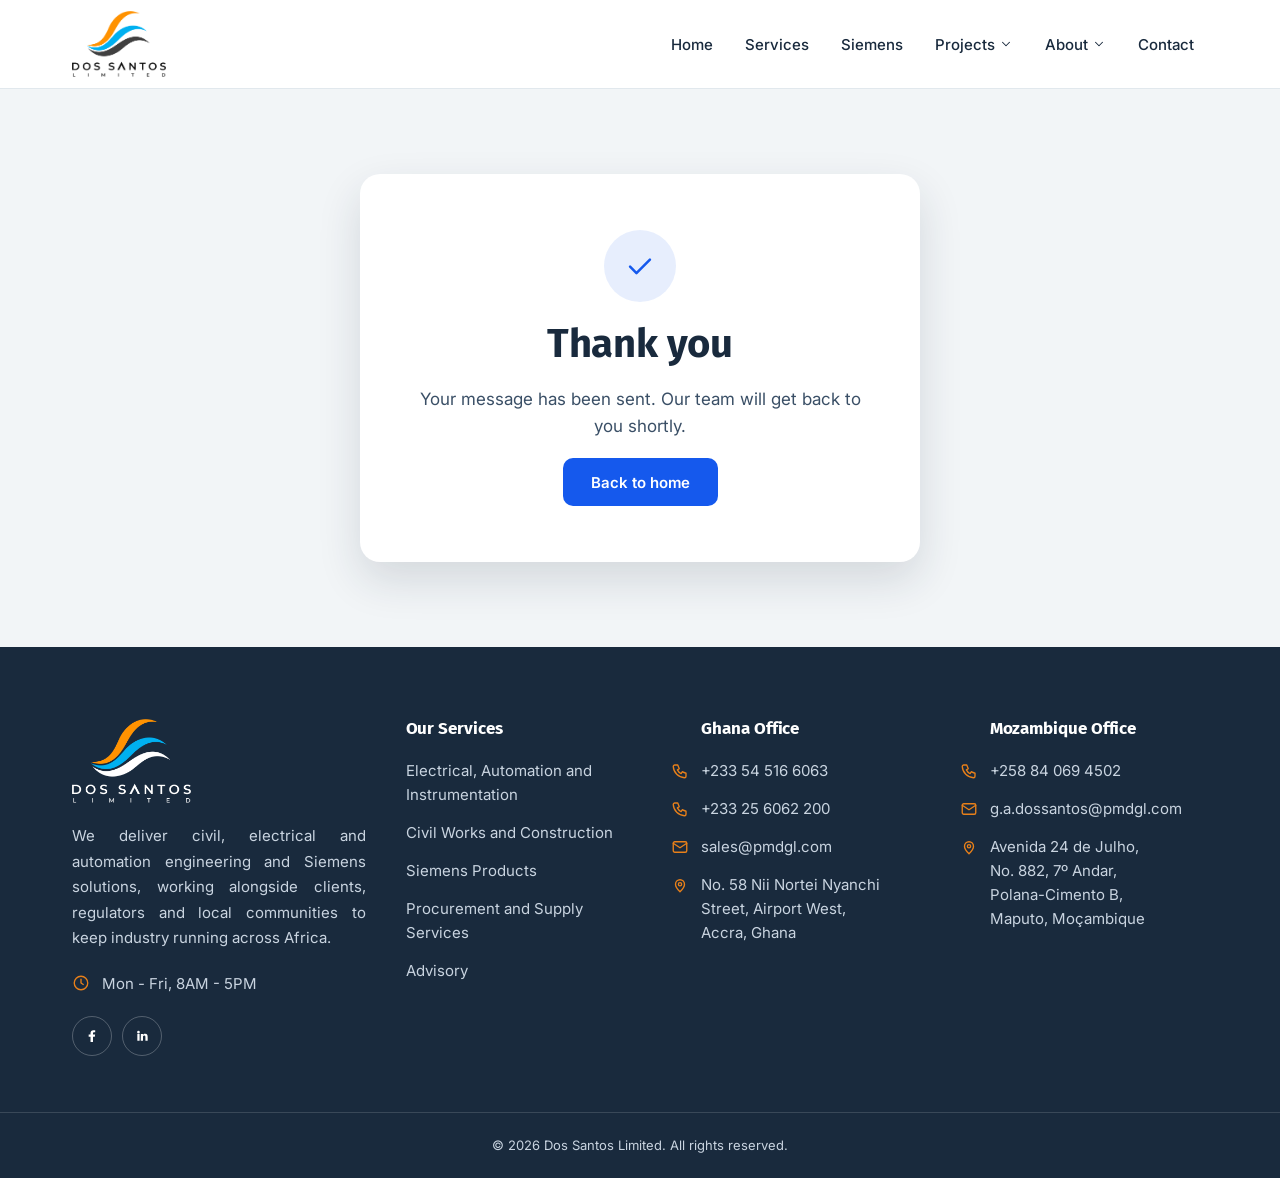
<file: thank-you.html>
<!doctype html>
<html lang="en">
<head>
  <meta charset="utf-8">
  <meta name="viewport" content="width=device-width, initial-scale=1, viewport-fit=cover">
  <title>Thank you | Dos Santos Limited</title>
  <meta name="description" content="Your message has been sent. Our team will get back to you shortly.">

  <!-- Social sharing preview (WhatsApp, LinkedIn, Facebook) -->
  <meta property="og:title" content="Thank you | Dos Santos Limited">
  <meta property="og:description" content="Your message has been sent. Our team will get back to you shortly.">
  <meta property="og:image" content="images/site/logo.png">
  <meta name="theme-color" content="#192A3D">
  <link rel="icon" href="images/site/logo.png">

  <!-- Fonts: Inter (text) and Fira Sans (headings) -->
  <link rel="preconnect" href="https://fonts.googleapis.com">
  <link rel="preconnect" href="https://fonts.gstatic.com" crossorigin>
  <link rel="stylesheet" href="https://fonts.googleapis.com/css2?family=Inter:wght@400;500;600;700&family=Fira+Sans:wght@500;600;700;800&display=swap">

  <!-- Styles: base -> layout -> components -> page sections -->
  <link rel="stylesheet" href="css/base.css">
  <link rel="stylesheet" href="css/layout.css">
  <link rel="stylesheet" href="css/components.css">
  <link rel="stylesheet" href="css/pages.css">

  <!-- Lets the CSS know JavaScript is on (used by the scroll animations) -->
  <script>document.documentElement.classList.add('js');</script>
</head>
<body class="page-simple">
<a class="skip-link" href="#main">Skip to content</a>

<!-- ================================================================
     HEADER: logo, main menu, mobile menu button.
     Same on every page. If you change a link, change it on all pages.
     ================================================================ -->
<header class="site-header" id="top">
  <div class="container header__inner">
    <a class="header__logo" href="index.html" aria-label="Dos Santos Limited, home">
      <img src="images/site/logo.png" alt="Dos Santos Limited" width="132" height="66">
    </a>

    <!-- Main menu (becomes a slide-down panel on phones and tablets) -->
    <nav class="nav" id="main-nav" aria-label="Main">
      <a class="nav__link" href="index.html">Home</a>
      <a class="nav__link" href="services.html">Services</a>
      <a class="nav__link" href="siemens.html">Siemens</a>
      <div class="nav__item has-dropdown">
        <a class="nav__link" href="projects.html" aria-haspopup="true">Projects <svg class="icon" width="14" height="14" viewBox="0 0 24 24" fill="none" stroke="currentColor" stroke-width="1.8" stroke-linecap="round" stroke-linejoin="round" aria-hidden="true"><path d="M6 9l6 6 6-6"/></svg></a>
        <div class="nav__dropdown">
          <a class="nav__sublink" href="projects.html#eni">ENI Ghana track record</a>
          <a class="nav__sublink" href="projects.html#portfolio">Project portfolio</a>
          <a class="nav__sublink" href="projects.html#gallery">Gallery</a>
        </div>
      </div>
      <div class="nav__item has-dropdown">
        <a class="nav__link" href="about.html" aria-haspopup="true">About <svg class="icon" width="14" height="14" viewBox="0 0 24 24" fill="none" stroke="currentColor" stroke-width="1.8" stroke-linecap="round" stroke-linejoin="round" aria-hidden="true"><path d="M6 9l6 6 6-6"/></svg></a>
        <div class="nav__dropdown">
          <a class="nav__sublink" href="esg.html">ESG</a>
        </div>
      </div>
      <a class="nav__link" href="contact.html">Contact</a>
      <a class="btn btn--primary nav__cta" href="contact.html#form">Contact team</a>
    </nav>

    <!-- Mobile menu button (shows below 1180px) -->
    <button class="nav-toggle" type="button" aria-controls="main-nav" aria-expanded="false" aria-label="Open menu">
      <span></span><span></span><span></span>
    </button>
  </div>
</header>

<main id="main">
  <!-- Simple message page -->
  <section class="simple-page">
    <div class="simple-page__box">
      <span class="simple-page__icon"><svg class="icon" width="34" height="34" viewBox="0 0 24 24" fill="none" stroke="currentColor" stroke-width="1.8" stroke-linecap="round" stroke-linejoin="round" aria-hidden="true"><path d="M5 12.5l4.5 4.5L19 7.5"/></svg></span>
      <h1>Thank you</h1>
      <p>Your message has been sent. Our team will get back to you shortly.</p>
      <a class="btn btn--primary" href="index.html">Back to home</a>
    </div>
  </section>
</main>


<!-- ================================================================
     FOOTER: company summary, services, office addresses.
     Same on every page.
     ================================================================ -->
<footer class="site-footer">
  <div class="container footer__grid">
    <div class="footer__brand">
      <a href="index.html" aria-label="Dos Santos Limited, home"><img src="images/site/logo-light.png" alt="Dos Santos Limited" width="168" height="84"></a>
      <p>We deliver civil, electrical and automation engineering and Siemens solutions, working alongside clients, regulators and local communities to keep industry running across Africa.</p>
      <p class="footer__line"><svg class="icon" width="18" height="18" viewBox="0 0 24 24" fill="none" stroke="currentColor" stroke-width="1.8" stroke-linecap="round" stroke-linejoin="round" aria-hidden="true"><circle cx="12" cy="12" r="9"/><path d="M12 7v5l3 2"/></svg> Mon - Fri, 8AM - 5PM</p>
      <div class="footer__social">
        <!-- Replace # with the company's real page links -->
        <a class="social-btn" href="#" aria-label="Facebook" target="_blank" rel="noopener"><svg class="icon" width="16" height="16" viewBox="0 0 24 24" fill="none" stroke="currentColor" stroke-width="1.8" stroke-linecap="round" stroke-linejoin="round" aria-hidden="true"><path d="M13.5 21v-8h2.7l.5-3.2h-3.2V7.9c0-.9.4-1.7 1.8-1.7h1.5V3.4S15.2 3.2 14 3.2c-2.6 0-4.2 1.5-4.2 4.3v2.3H7v3.2h2.8v8z" fill="currentColor" stroke="none"/></svg></a>
        <a class="social-btn" href="#" aria-label="LinkedIn" target="_blank" rel="noopener"><svg class="icon" width="16" height="16" viewBox="0 0 24 24" fill="none" stroke="currentColor" stroke-width="1.8" stroke-linecap="round" stroke-linejoin="round" aria-hidden="true"><path d="M5 9h3.4v10H5zM6.7 4.2a2 2 0 110 4 2 2 0 010-4zM10.3 9h3.2v1.4c.5-.9 1.6-1.7 3.3-1.7 3.2 0 3.7 2.1 3.7 4.8V19h-3.4v-4.9c0-1.2 0-2.7-1.7-2.7s-1.9 1.3-1.9 2.6V19h-3.4z" fill="currentColor" stroke="none"/></svg></a>
      </div>
    </div>

    <div class="footer__col">
      <h4>Our Services</h4>
      <a href="services.html#engineering">Electrical, Automation and Instrumentation</a>
      <a href="services.html#engineering">Civil Works and Construction</a>
      <a href="siemens.html">Siemens Products</a>
      <a href="services.html#advisory">Procurement and Supply Services</a>
      <a href="services.html#advisory">Advisory</a>
    </div>

    <div class="footer__col footer__col--office">
      <h4>Ghana Office</h4>
      <a class="footer__line" href="tel:+233545166063"><svg class="icon" width="18" height="18" viewBox="0 0 24 24" fill="none" stroke="currentColor" stroke-width="1.8" stroke-linecap="round" stroke-linejoin="round" aria-hidden="true"><path d="M5 4h4l2 5-2.5 1.5a11 11 0 005 5L15 13l5 2v4a2 2 0 01-2 2A16 16 0 013 6a2 2 0 012-2z"/></svg> +233 54 516 6063</a>
      <a class="footer__line" href="tel:+233256062200"><svg class="icon" width="18" height="18" viewBox="0 0 24 24" fill="none" stroke="currentColor" stroke-width="1.8" stroke-linecap="round" stroke-linejoin="round" aria-hidden="true"><path d="M5 4h4l2 5-2.5 1.5a11 11 0 005 5L15 13l5 2v4a2 2 0 01-2 2A16 16 0 013 6a2 2 0 012-2z"/></svg> +233 25 6062 200</a>
      <a class="footer__line" href="mailto:sales@pmdgl.com"><svg class="icon" width="18" height="18" viewBox="0 0 24 24" fill="none" stroke="currentColor" stroke-width="1.8" stroke-linecap="round" stroke-linejoin="round" aria-hidden="true"><rect x="3" y="5" width="18" height="14" rx="2"/><path d="M3 7l9 6 9-6"/></svg> sales@pmdgl.com</a>
      <p class="footer__line"><svg class="icon" width="18" height="18" viewBox="0 0 24 24" fill="none" stroke="currentColor" stroke-width="1.8" stroke-linecap="round" stroke-linejoin="round" aria-hidden="true"><path d="M12 21s-6-5.5-6-10a6 6 0 0112 0c0 4.5-6 10-6 10z"/><circle cx="12" cy="11" r="2.2"/></svg> No. 58 Nii Nortei Nyanchi<br>Street, Airport West,<br>Accra, Ghana</p>
    </div>

    <div class="footer__col footer__col--office">
      <h4>Mozambique Office</h4>
      <a class="footer__line" href="tel:+258840694502"><svg class="icon" width="18" height="18" viewBox="0 0 24 24" fill="none" stroke="currentColor" stroke-width="1.8" stroke-linecap="round" stroke-linejoin="round" aria-hidden="true"><path d="M5 4h4l2 5-2.5 1.5a11 11 0 005 5L15 13l5 2v4a2 2 0 01-2 2A16 16 0 013 6a2 2 0 012-2z"/></svg> +258 84 069 4502</a>
      <a class="footer__line" href="mailto:g.a.dossantos@pmdgl.com"><svg class="icon" width="18" height="18" viewBox="0 0 24 24" fill="none" stroke="currentColor" stroke-width="1.8" stroke-linecap="round" stroke-linejoin="round" aria-hidden="true"><rect x="3" y="5" width="18" height="14" rx="2"/><path d="M3 7l9 6 9-6"/></svg> g.a.dossantos@pmdgl.com</a>
      <p class="footer__line"><svg class="icon" width="18" height="18" viewBox="0 0 24 24" fill="none" stroke="currentColor" stroke-width="1.8" stroke-linecap="round" stroke-linejoin="round" aria-hidden="true"><path d="M12 21s-6-5.5-6-10a6 6 0 0112 0c0 4.5-6 10-6 10z"/><circle cx="12" cy="11" r="2.2"/></svg> Avenida 24 de Julho,<br>No. 882, 7º Andar,<br>Polana-Cimento B,<br>Maputo, Moçambique</p>
    </div>

  </div>
  <div class="footer__bottom">
    <div class="container">© <span data-year>2026</span> Dos Santos Limited. All rights reserved.</div>
  </div>
</footer>

<!-- Back to top button (appears after scrolling down) -->
<button class="to-top" type="button" aria-label="Back to top"><svg class="icon" width="20" height="20" viewBox="0 0 24 24" fill="none" stroke="currentColor" stroke-width="1.8" stroke-linecap="round" stroke-linejoin="round" aria-hidden="true"><path d="M12 19V5M5 12l7-7 7 7"/></svg></button>

<!-- Scripts: main.js runs on every page; the pages/ file adds this page's extras -->
<script src="js/main.js" defer></script>
</body>
</html>
</file>
<file: css/base.css>
/* =====================================================================
   BASE.CSS
   The foundation every page uses:
     1. Design tokens (colours, fonts, spacing)  -> change the brand here
     2. Reset and typography
     3. Page container and section spacing
     4. Section headings (eyebrow, title, intro)
     5. Buttons
     6. Photo slots (pictures you add later)
     7. Scroll-in animation
     8. Accessibility helpers
   ===================================================================== */


/* ---------------------------------------------------------------------
   1. DESIGN TOKENS
   --------------------------------------------------------------------- */
:root {
  /* Brand colours */
  --navy: #192A3D;
  --navy-deep: #0B1626;
  --navy-mid: #15304D;
  --blue: #1559ED;
  --blue-dark: #0F46C2;
  --orange: #E8801A;
  --orange-light: #F39A3F;

  /* Neutrals */
  --text: #33475B;
  --text-soft: #3A4F66;
  --muted: #8C99A6;
  --line: #E1E8ED;
  --cloud: #F2F5F7;
  --white: #FFFFFF;

  /* Siemens page palette */
  --siemens-navy: #000028;
  --siemens-teal: #009999;
  --siemens-mint: #00E6DC;

  /* Fonts */
  --font-body: 'Inter', system-ui, -apple-system, 'Segoe UI', sans-serif;
  --font-head: 'Fira Sans', 'Inter', sans-serif;

  /* Layout */
  --container: 1200px;
  --gutter: 32px;                     /* left/right page padding */
  --section-space: 104px;             /* top/bottom padding of sections */
  --radius: 20px;
  --radius-sm: 12px;
  --header-h: 88px;                   /* updated by js/main.js */

  /* Shadows and motion */
  --shadow-sm: 0 10px 30px rgba(25, 42, 61, .08);
  --shadow-md: 0 18px 44px rgba(25, 42, 61, .14);
  --shadow-lg: 0 28px 60px rgba(25, 42, 61, .2);
  --ease: cubic-bezier(.22, .61, .36, 1);
}


/* ---------------------------------------------------------------------
   2. RESET AND TYPOGRAPHY
   --------------------------------------------------------------------- */
*, *::before, *::after { box-sizing: border-box; }

html { scroll-behavior: smooth; -webkit-text-size-adjust: 100%; }

body {
  margin: 0;
  font-family: var(--font-body);
  font-size: 16px;
  line-height: 1.6;
  color: var(--text);
  background: var(--white);
  -webkit-font-smoothing: antialiased;
}

h1, h2, h3, h4 {
  margin: 0;
  font-family: var(--font-head);
  color: var(--navy);
  letter-spacing: -.005em;
  line-height: 1.2;
}
h1, h2 { font-weight: 700; }
p, ul, figure, blockquote { margin: 0; }
img, video { max-width: 100%; display: block; }
a { color: var(--blue); }
button { font: inherit; }
.icon { flex: none; }

body.no-scroll { overflow: hidden; }
[id] { scroll-margin-top: calc(var(--header-h) + 16px); }


/* ---------------------------------------------------------------------
   3. CONTAINER AND SECTIONS
   --------------------------------------------------------------------- */
.container {
  width: 100%;
  max-width: var(--container);
  margin: 0 auto;
  padding-left: var(--gutter);
  padding-right: var(--gutter);
}

.section { padding: var(--section-space) 0; position: relative; }
.section--cloud { background: var(--cloud); }
.section--dark  { background: linear-gradient(135deg, var(--navy) 0%, var(--navy-deep) 100%); color: #C9D4E0; }
.section--dark h2, .section--dark h3 { color: var(--white); }

.stack { display: flex; flex-direction: column; gap: 48px; }   /* heading + content */


/* ---------------------------------------------------------------------
   4. SECTION HEADINGS
   <div class="section-head">
     <span class="eyebrow">Small label</span>
     <h2>Big title</h2>
     <p>Short intro</p>
   </div>
   --------------------------------------------------------------------- */
.eyebrow {
  display: inline-flex;
  align-items: center;
  gap: 12px;
  font: 600 13px/1.4 var(--font-body);
  letter-spacing: .14em;
  text-transform: uppercase;
  color: var(--blue);
}
.eyebrow--orange { color: var(--orange); }
.eyebrow--line::before { content: ""; width: 36px; height: 2px; background: currentColor; }

.section-head {
  display: flex;
  flex-direction: column;
  align-items: center;
  text-align: center;
  gap: 14px;
}
.section-head--left { align-items: flex-start; text-align: left; }
.section-head h2 { font-size: 46px; line-height: 1.15; }
.section-head p { font-size: 19px; line-height: 1.65; color: var(--text); max-width: 680px; }
.section--dark .section-head p { color: #C9D4E0; }


/* ---------------------------------------------------------------------
   5. BUTTONS
   btn--primary  blue      btn--outline  dark outline
   btn--orange   orange    btn--ghost    white outline (dark backgrounds)
   btn--white    white
   --------------------------------------------------------------------- */
.btn-row { display: flex; flex-wrap: wrap; gap: 16px; }
.btn-row--center { justify-content: center; }

.btn {
  display: inline-flex;
  align-items: center;
  justify-content: center;
  gap: 8px;
  min-height: 48px;
  padding: 0 26px;
  border: 2px solid transparent;
  border-radius: 10px;
  font: 600 15px/1 var(--font-body);
  text-decoration: none;
  cursor: pointer;
  transition: background-color .15s, color .15s, border-color .15s, transform .1s;
}
.btn:active { transform: translateY(1px); }
.btn .icon { transition: transform .2s; }
.btn:hover .icon { transform: translateX(3px); }

.btn--primary { background: var(--blue); color: var(--white); }
.btn--primary:hover { background: var(--blue-dark); }

.btn--outline { background: transparent; color: var(--navy); border-color: var(--navy); }
.btn--outline:hover { background: var(--line); }

.btn--orange { background: var(--orange); color: var(--navy); }
.btn--orange:hover { background: var(--orange-light); }

.btn--ghost { background: transparent; color: var(--white); border-color: rgba(255, 255, 255, .7); }
.btn--ghost:hover { background: rgba(255, 255, 255, .14); border-color: var(--white); }

.btn--white { background: var(--white); color: var(--navy); }
.btn--white:hover { background: var(--line); }

.btn[disabled] { opacity: .6; cursor: wait; }


/* ---------------------------------------------------------------------
   6. PHOTO SLOTS
   Any <img data-slot> is a place for a photo you add later.
   - Photo found  -> parent gets .has-photo and the photo fades in.
   - Photo missing-> parent gets .no-photo and shows the placeholder.
   (handled in js/main.js, block "Photo slots")
   --------------------------------------------------------------------- */
img[data-slot] {
  width: 100%;
  height: 100%;
  object-fit: cover;
  opacity: 0;
  transition: opacity .5s, transform .8s var(--ease);
}
.has-photo > img[data-slot] { opacity: 1; }
.no-photo > img[data-slot] { display: none; }

/* Placeholder look for empty slots: dark blue with a faint grid */
.photo-placeholder,
.no-photo {
  background-color: var(--navy-mid);
  background-image:
    linear-gradient(rgba(255, 255, 255, .05) 1px, transparent 1px),
    linear-gradient(90deg, rgba(255, 255, 255, .05) 1px, transparent 1px);
  background-size: 36px 36px;
}


/* ---------------------------------------------------------------------
   7. SCROLL-IN ANIMATION
   Add class="reveal" to anything that should fade up into view
   (add reveal--from-left / reveal--from-right to slide in sideways).
   Cards in the same row appear one after another (js/main.js sets --delay).
   --------------------------------------------------------------------- */
.js .reveal { opacity: 0; transform: translateY(32px); }
.js .reveal--from-left  { transform: translateX(-56px); }   /* slides in from the left instead */
.js .reveal--from-right { transform: translateX(56px); }    /* slides in from the right instead */
.js .reveal.is-visible {
  opacity: 1;
  transform: none;
  transition: opacity .8s var(--ease) var(--delay, 0ms), transform .8s var(--ease) var(--delay, 0ms);
}


/* ---------------------------------------------------------------------
   8. ACCESSIBILITY HELPERS
   --------------------------------------------------------------------- */
.skip-link {
  position: absolute;
  left: 12px;
  top: -60px;
  z-index: 300;
  padding: 12px 18px;
  border-radius: 10px;
  background: var(--navy);
  color: var(--white);
  font-weight: 600;
  text-decoration: none;
}
.skip-link:focus { top: 12px; }

a:focus-visible, button:focus-visible, summary:focus-visible, [tabindex]:focus-visible {
  outline: 3px solid var(--orange);
  outline-offset: 3px;
}

.visually-hidden {
  position: absolute !important;
  width: 1px; height: 1px;
  overflow: hidden;
  clip: rect(0 0 0 0);
  white-space: nowrap;
}

/* Visitors who switch off animations on their device */
@media (prefers-reduced-motion: reduce) {
  html { scroll-behavior: auto; }
  *, *::before, *::after { animation-duration: .01ms !important; animation-iteration-count: 1 !important; transition-duration: .01ms !important; }
  .js .reveal { opacity: 1; transform: none; }
}


/* ---------------------------------------------------------------------
   RESPONSIVE: shared sizes for tablets and phones
   --------------------------------------------------------------------- */
@media (max-width: 1024px) {
  :root { --section-space: 88px; }
  .section-head h2 { font-size: 40px; }
}
@media (max-width: 820px) {
  :root { --section-space: 72px; }
  .section-head h2 { font-size: clamp(28px, 6vw, 36px); }
  .section-head p { font-size: 17px; }
  .stack { gap: 36px; }
}
@media (max-width: 600px) {
  :root { --gutter: 20px; --section-space: 60px; }
  .btn { min-height: 50px; white-space: normal; text-align: center; }
}
@media (max-width: 380px) {
  :root { --gutter: 16px; }
}
</file>
<file: css/layout.css>
/* =====================================================================
   LAYOUT.CSS
   Parts that appear on every page:
     1. Header and main menu
     2. Dropdown menus
     3. Mobile menu (below 1180px)
     4. Footer
     5. Back-to-top button
   ===================================================================== */


/* ---------------------------------------------------------------------
   1. HEADER AND MAIN MENU
   --------------------------------------------------------------------- */
.site-header {
  position: sticky;
  top: 0;
  z-index: 100;
  background: var(--white);
  border-bottom: 1px solid var(--line);
  transition: box-shadow .25s;
}
.site-header.is-scrolled { box-shadow: 0 8px 24px rgba(25, 42, 61, .1); }

.header__inner {
  display: flex;
  align-items: center;
  justify-content: space-between;
  gap: 32px;
  min-height: 88px;
}
.header__logo img { height: 66px; width: auto; }

.nav { display: flex; align-items: center; gap: 4px; }
.nav__link {
  position: relative;
  display: inline-flex;
  align-items: center;
  gap: 4px;
  padding: 10px 14px;
  border-radius: 8px;
  font: 500 15px/1 var(--font-body);
  color: var(--navy);
  text-decoration: none;
  transition: color .15s, background-color .15s;
}
.nav__link:hover { color: var(--blue); background: var(--cloud); }
.nav__link.is-active { color: var(--blue); }
.nav__link.is-active::after {          /* blue line under the current page */
  content: "";
  position: absolute;
  left: 14px; right: 14px; bottom: -2px;
  height: 2px;
  background: var(--blue);
}
.nav__cta { display: none; }            /* only shown inside the mobile menu */


/* ---------------------------------------------------------------------
   2. DROPDOWN MENUS (Projects, About)
   --------------------------------------------------------------------- */
.nav__item { position: relative; }
.nav__dropdown {
  position: absolute;
  top: 100%;
  left: 0;
  min-width: 230px;
  padding: 8px;
  background: var(--white);
  border: 1px solid var(--line);
  border-radius: var(--radius-sm);
  box-shadow: var(--shadow-md);
  opacity: 0;
  visibility: hidden;
  transform: translateY(8px);
  transition: opacity .2s, transform .2s, visibility .2s;
}
.has-dropdown:hover .nav__dropdown,
.has-dropdown:focus-within .nav__dropdown,
.has-dropdown.is-open .nav__dropdown { opacity: 1; visibility: visible; transform: none; }

.nav__sublink {
  display: block;
  padding: 10px 14px;
  border-radius: 8px;
  font-size: 15px;
  color: var(--navy);
  text-decoration: none;
}
.nav__sublink:hover { background: var(--cloud); color: var(--blue); }


/* ---------------------------------------------------------------------
   3. MOBILE MENU (tablets and phones)
   --------------------------------------------------------------------- */
.nav-toggle {
  display: none;
  flex-direction: column;
  align-items: center;
  justify-content: center;
  gap: 5px;
  width: 48px;
  height: 48px;
  padding: 0;
  border: 1px solid var(--line);
  border-radius: var(--radius-sm);
  background: var(--white);
  cursor: pointer;
}
.nav-toggle span {
  display: block;
  width: 22px;
  height: 2px;
  border-radius: 2px;
  background: var(--navy);
  transition: transform .3s, opacity .2s;
}
.menu-open .nav-toggle span:nth-child(1) { transform: translateY(7px) rotate(45deg); }
.menu-open .nav-toggle span:nth-child(2) { opacity: 0; }
.menu-open .nav-toggle span:nth-child(3) { transform: translateY(-7px) rotate(-45deg); }

@media (max-width: 1180px) {
  .header__inner { min-height: 76px; gap: 16px; }
  .header__logo img { height: 54px; }
  .header__cta { margin-left: auto; }
  .nav-toggle { display: inline-flex; }

  /* The menu becomes a full-height panel under the header */
  .nav {
    display: none;
    position: fixed;
    left: 0; right: 0;
    top: var(--header-h);
    bottom: 0;
    flex-direction: column;
    align-items: stretch;
    gap: 2px;
    padding: 16px var(--gutter) 32px;
    background: var(--white);
    border-top: 1px solid var(--line);
    overflow-y: auto;
  }
  .menu-open .nav { display: flex; animation: menu-in .25s ease; }
  @keyframes menu-in { from { opacity: 0; transform: translateY(-8px); } to { opacity: 1; transform: none; } }

  .nav__link { padding: 16px 14px; font-size: 17px; }
  .nav__link.is-active { background: var(--cloud); }
  .nav__link.is-active::after { left: 0; right: auto; top: 10px; bottom: 10px; width: 3px; height: auto; }
  .nav__link .icon { display: none; }

  /* Sub-links are always shown, indented */
  .nav__dropdown {
    position: static;
    opacity: 1; visibility: visible; transform: none;
    padding: 0 0 6px 14px;
    border: 0;
    box-shadow: none;
    min-width: 0;
  }
  .nav__sublink { border-left: 2px solid var(--line); border-radius: 0; color: var(--text-soft); }
  .nav__cta { display: inline-flex; margin-top: 16px; min-height: 54px; }
}
@media (max-width: 600px) {
  .header__cta { display: none; }
}
@media (max-width: 380px) {
  .header__logo img { height: 46px; }
  .nav-toggle { width: 44px; height: 44px; }
}


/* ---------------------------------------------------------------------
   4. FOOTER
   --------------------------------------------------------------------- */
.site-footer { background: var(--navy); color: #C9D4E0; font-size: 15px; }
.footer__grid {
  display: grid;
  grid-template-columns: 1.3fr 1fr 1.1fr 1.1fr;
  gap: 48px 40px;
  padding-top: 72px;
  padding-bottom: 56px;
}
.footer__brand { display: flex; flex-direction: column; gap: 20px; }
.footer__brand img { height: 84px; width: auto; }
.footer__brand p { line-height: 1.7; max-width: 320px; }
.footer__col { display: flex; flex-direction: column; gap: 14px; }
.footer__col h4 { color: var(--white); font-size: 17px; margin-bottom: 6px; }
.footer__col a, .footer__line { color: #C9D4E0; text-decoration: none; line-height: 1.6; }
.footer__col a:hover { color: var(--white); }
/* Icon lines (phone, email, address): icon on the left, text beside it */
.site-footer { --footer-icon: 18px; --footer-icon-gap: 12px; }
.footer__line { display: flex; gap: var(--footer-icon-gap); align-items: flex-start; }
.footer__line .icon { width: var(--footer-icon); height: var(--footer-icon); color: var(--orange); margin-top: 3px; }
/* Company description is justified (hyphens avoid big gaps between words).
   Addresses use deliberate line breaks instead, so they read as even blocks. */
.footer__brand > p:not(.footer__line) { text-align: justify; hyphens: auto; }
/* Office headings start where the text starts, not where the icon starts */
.footer__col--office h4 { padding-left: calc(var(--footer-icon) + var(--footer-icon-gap)); }
.footer__social { display: flex; gap: 10px; }
.social-btn {
  width: 40px; height: 40px;
  display: inline-flex; align-items: center; justify-content: center;
  border-radius: 50%;
  border: 1px solid rgba(255, 255, 255, .25);
  color: var(--white);
  transition: background-color .2s, border-color .2s;
}
.social-btn:hover { background: var(--orange); border-color: var(--orange); }
.footer__bottom { border-top: 1px solid rgba(255, 255, 255, .14); padding: 22px 0; text-align: center; font-size: 13px; }

@media (max-width: 1024px) { .footer__grid { grid-template-columns: 1fr 1fr; } }
@media (max-width: 600px)  { .footer__grid { grid-template-columns: 1fr; gap: 36px; padding-top: 56px; } }


/* ---------------------------------------------------------------------
   5. BACK-TO-TOP BUTTON
   --------------------------------------------------------------------- */
.to-top {
  position: fixed;
  right: 20px;
  bottom: 20px;
  z-index: 90;
  width: 50px; height: 50px;
  display: inline-flex; align-items: center; justify-content: center;
  border: 0;
  border-radius: 50%;
  background: var(--navy);
  color: var(--white);
  box-shadow: 0 10px 26px rgba(25, 42, 61, .3);
  cursor: pointer;
  opacity: 0;
  transform: translateY(16px);
  pointer-events: none;
  transition: opacity .3s, transform .3s, background-color .2s;
}
.to-top.is-visible { opacity: 1; transform: none; pointer-events: auto; }
.to-top:hover { background: var(--orange); color: var(--navy); }
@media (max-width: 600px) { .to-top { right: 14px; bottom: 14px; width: 46px; height: 46px; } }
</file>
<file: css/components.css>
/* =====================================================================
   COMPONENTS.CSS
   Reusable building blocks (used on more than one page or likely to be):
      1. Logo strip (moving client logos, drag to scroll)
      2. Photo cards (Home "What we do")
      3. Engineering cards (Services)
      4. Advisory cards (Services)
      5. Feature cards (Siemens "How we support you")
      6. Tags
      7. Testimonials (Home)
      8. Call-to-action band
      9. Accordion (About policies)
     10. Gallery viewer and lightbox (Projects)
     11. Forms (Contact)
     12. Map cards (Contact)
     13. Client logo cards (Projects portfolio)
   ===================================================================== */


/* ---------------------------------------------------------------------
   1. LOGO STRIP
   Scrolls by itself; visitors can also drag / swipe it back and forth.
   When they let go, it carries on scrolling (js/main.js, "Logo strips").
   - A logo shows when its image file exists, otherwise the name shows.
   - All logos share one height; set it with --logo-h.
   - Add data-direction="right" to make a strip move the other way.
   --------------------------------------------------------------------- */
.logo-strip {
  overflow-x: auto;
  scrollbar-width: none;
  cursor: grab;
  -webkit-mask-image: linear-gradient(90deg, transparent 0, #000 8%, #000 92%, transparent 100%);
          mask-image: linear-gradient(90deg, transparent 0, #000 8%, #000 92%, transparent 100%);
}
.logo-strip::-webkit-scrollbar { display: none; }
.logo-strip.is-dragging { cursor: grabbing; }
/* Every logo is shown at the same height (--logo-h) in full colour; its width
   follows the logo's own shape, so nothing is stretched. Logo files should have
   no empty margins around them, otherwise they look smaller than the rest. */
.logo-strip { --logo-h: 64px; }
.logo-strip__track { display: flex; align-items: center; gap: 64px; width: max-content; padding: 12px 0; }
.logo-strip__item {
  flex: 0 0 auto;
  min-width: 140px;                    /* room for the company name when the logo is missing */
  height: calc(var(--logo-h) + 24px);
  display: flex; align-items: center; justify-content: center;
  font: 700 16px/1.25 var(--font-head);
  color: var(--text-soft);
  text-align: center;
  user-select: none;
}
.logo-strip__item.has-logo { min-width: 0; }
.logo-strip__img { display: none; height: var(--logo-h); width: auto; max-width: none; -webkit-user-drag: none; }
.logo-strip__item.has-logo .logo-strip__img { display: block; }   /* logo loaded -> show it */
.logo-strip__item.has-logo span { display: none; }                /* ...and hide the name */
.logo-strip + .logo-strip { margin-top: 18px; }

@media (max-width: 600px) {
  .logo-strip { --logo-h: 46px; }
  .logo-strip__track { gap: 40px; }
  .logo-strip__item { min-width: 110px; }
}


/* ---------------------------------------------------------------------
   2. PHOTO CARDS (Home "What we do")
   --------------------------------------------------------------------- */
.photo-grid { display: grid; grid-template-columns: 1fr 1fr; gap: 24px; }
.photo-grid .is-wide { grid-column: 1 / -1; }

.photo-card {
  position: relative;
  display: block;
  min-height: 380px;
  border-radius: var(--radius);
  overflow: hidden;
  text-decoration: none;
  box-shadow: 0 14px 34px rgba(25, 42, 61, .14);
  transition: box-shadow .35s var(--ease), translate .35s var(--ease);
}
.photo-card:hover { translate: 0 -6px; box-shadow: 0 26px 50px rgba(25, 42, 61, .24); }
.photo-card__media { position: absolute; inset: 0; }
.photo-card:hover img[data-slot] { transform: scale(1.06); }
.photo-card__shade {           /* dark fade so white text is readable on any photo */
  position: absolute; inset: 0;
  background: linear-gradient(0deg, rgba(11, 22, 38, .94) 0%, rgba(11, 22, 38, .6) 46%, rgba(11, 22, 38, 0) 82%);
}
.photo-card__body {
  position: relative;
  min-height: 380px;
  padding: 36px;
  display: flex; flex-direction: column; justify-content: flex-end; gap: 12px;
}
.photo-card h3 { color: var(--white); font-size: 28px; }
/* Small badge in the top-left corner of a card (e.g. "Authorised Siemens Partner") */
.photo-card__tag {
  position: absolute; left: 24px; top: 24px; z-index: 1;
  display: inline-flex; align-items: center; gap: 8px;
  padding: 9px 14px;
  border-radius: 999px;
  background: rgba(11, 22, 38, .72);
  border: 1px solid rgba(255, 255, 255, .22);
  backdrop-filter: blur(6px);
  color: var(--white);
  font: 600 13.5px/1 var(--font-body);
}
.photo-card__tag .icon { color: var(--orange); }
.photo-card p { color: var(--line); max-width: 560px; }
.link-arrow { display: inline-flex; align-items: center; gap: 8px; font: 600 15px/1 var(--font-body); color: var(--orange); }
.link-arrow .icon { transition: transform .25s; }
a:hover .link-arrow .icon { transform: translateX(4px); }

@media (max-width: 820px) {
  .photo-grid { grid-template-columns: 1fr; }
  .photo-card, .photo-card__body { min-height: 320px; }
  .photo-card__body { padding: 26px; }
  .photo-card h3 { font-size: 24px; }
}


/* ---------------------------------------------------------------------
   3. ENGINEERING CARDS (Services)
   Hover: card lifts, photo zooms, blue-to-orange line sweeps along the bottom.
   --------------------------------------------------------------------- */
.eng-grid { display: grid; grid-template-columns: repeat(3, 1fr); gap: 32px; }
.eng-card {
  position: relative;
  display: flex; flex-direction: column;
  background: var(--white);
  border: 1px solid var(--line);
  border-radius: 22px;
  overflow: hidden;
  text-decoration: none;
  box-shadow: var(--shadow-sm);
  transition: translate .35s var(--ease), box-shadow .35s, border-color .35s;
}
.eng-card:hover, .eng-card:focus-visible { translate: 0 -10px; box-shadow: 0 28px 56px rgba(25, 42, 61, .18); border-color: transparent; }
.eng-card::after {
  content: "";
  position: absolute; left: 0; right: 0; bottom: 0;
  height: 4px;
  background: linear-gradient(90deg, var(--blue), var(--orange));
  transform: scaleX(0);
  transform-origin: left;
  transition: transform .45s var(--ease);
}
.eng-card:hover::after, .eng-card:focus-visible::after { transform: scaleX(1); }
.eng-card__media { position: relative; height: 250px; overflow: hidden; }
.eng-card:hover img[data-slot] { transform: scale(1.06); }
.eng-card__media::after { content: ""; position: absolute; inset: 0; background: linear-gradient(180deg, rgba(11, 22, 38, 0) 55%, rgba(11, 22, 38, .55) 100%); }
.eng-card__label {
  position: absolute; left: 24px; bottom: 20px; z-index: 2;
  padding: 8px 14px;
  border-radius: 999px;
  background: rgba(255, 255, 255, .95);
  font: 600 12px/1 var(--font-body);
  letter-spacing: .12em; text-transform: uppercase;
  color: var(--navy);
}
.eng-card__body { flex: 1; display: flex; flex-direction: column; gap: 16px; padding: 32px; }
.eng-card h3 { font-size: 24px; line-height: 1.25; }
.eng-card p { flex: 1; font-size: 16.5px; line-height: 1.7; color: var(--text-soft); }
.eng-card__more { display: inline-flex; align-items: center; gap: 14px; font: 600 15.5px/1 var(--font-body); color: var(--navy); transition: color .2s; }
.eng-card__more i {
  width: 42px; height: 42px;
  display: inline-flex; align-items: center; justify-content: center;
  border-radius: 50%;
  border: 1.5px solid #C9D4E0;
  transition: background-color .25s, border-color .25s, color .25s;
}
.eng-card:hover .eng-card__more { color: var(--blue); }
.eng-card:hover .eng-card__more i { background: var(--blue); border-color: var(--blue); color: var(--white); }

@media (max-width: 1024px) { .eng-grid { grid-template-columns: 1fr 1fr; } }
@media (max-width: 700px)  { .eng-grid { grid-template-columns: 1fr; } .eng-card__body { padding: 26px; } }


/* ---------------------------------------------------------------------
   4. ADVISORY CARDS (Services)
   Layout (desktop): one tall card on the left; on the right two cards
   side by side, with one wide card (.advisory-card--wide) underneath.
   White text on a dark fade over the photo.
   Hover reveals the description (always shown on the big card and on phones).
   --------------------------------------------------------------------- */
.advisory-grid { display: grid; grid-template-columns: 1.25fr 1fr 1fr; grid-auto-rows: 310px; gap: 24px; }
.advisory-card {
  position: relative;
  display: block;
  overflow: hidden;
  border-radius: 22px;
  text-decoration: none;
  background: var(--navy-deep);
  box-shadow: 0 14px 34px rgba(25, 42, 61, .14);
  transition: translate .35s var(--ease), box-shadow .35s;
}
.advisory-card:hover { translate: 0 -6px; box-shadow: 0 24px 50px rgba(25, 42, 61, .22); }
.advisory-card.is-big { grid-row: span 2; }
.advisory-card--wide { grid-column: span 2; }

/* Photo (isolation keeps the photo's layers inside this box, under the text panel) */
.advisory-card__media { position: absolute; inset: 0; isolation: isolate; transition: transform .6s; }
.advisory-card:hover .advisory-card__media { transform: scale(1.06); }
/* Colour glow behind each card (shows until a photo is added) */
.advisory-card__media::before { content: ""; position: absolute; inset: 0; background: var(--glow, none); }
.advisory-card__media > img { position: relative; z-index: 1; }
.advisory-card__media.glow-blue   { --glow: radial-gradient(circle at 100% 0%, rgba(21, 89, 237, .85), transparent 60%); }
.advisory-card__media.glow-orange { --glow: radial-gradient(circle at 100% 0%, rgba(232, 128, 26, .7), transparent 60%); }

/* Dark fade at the bottom of the photo so the white text is readable.
   (.advisory-card__media has isolation, so the photo stays underneath this.) */
.advisory-grid { --advisory-text: var(--white); }
.advisory-card__shade {
  position: absolute; inset: 0; z-index: 1;
  /* dark only behind the text at the bottom; the top of the photo stays clear */
  background: linear-gradient(0deg, rgba(8, 16, 32, .92) 0%, rgba(8, 16, 32, .65) 28%, rgba(8, 16, 32, 0) 55%);
  transition: background .3s;
}
.advisory-card:hover .advisory-card__shade { background: linear-gradient(0deg, rgba(8, 16, 32, .97) 0%, rgba(8, 16, 32, .9) 70%, rgba(8, 16, 32, .55) 100%); }
.advisory-card__body { position: absolute; left: 0; right: 0; bottom: 0; z-index: 2; padding: 0 32px 30px; display: flex; flex-direction: column; }
.advisory-card h3 { color: var(--advisory-text); font-size: 24px; padding-bottom: 18px; border-bottom: 1px solid rgba(255, 255, 255, .35); }
.advisory-card.is-big h3 { font-size: 34px; }
.advisory-card__text { max-height: 0; opacity: 0; overflow: hidden; font-size: 17px; line-height: 1.65; color: var(--line); transition: max-height .4s, opacity .3s, margin .4s; }
.advisory-card:hover .advisory-card__text,
.advisory-card:focus-visible .advisory-card__text,
.advisory-card.is-big .advisory-card__text { max-height: 160px; opacity: 1; margin-top: 22px; }
.advisory-card__more { display: inline-flex; align-items: center; gap: 14px; margin-top: 20px; color: var(--advisory-text); font: 600 16px/1 var(--font-body); transition: color .2s, gap .2s; }
.advisory-card:hover .advisory-card__more { color: var(--orange); gap: 18px; }

@media (max-width: 1100px) { .advisory-grid { grid-template-columns: 1fr 1fr; } .advisory-card.is-big { grid-column: span 2; grid-row: auto; } }
@media (max-width: 820px) {
  .advisory-grid { grid-template-columns: 1fr; grid-auto-rows: minmax(300px, auto); }
  .advisory-card.is-big, .advisory-card--wide { grid-column: auto; }
  .advisory-card h3, .advisory-card.is-big h3 { font-size: 24px; }
  .advisory-card__text { max-height: none; opacity: 1; margin-top: 14px; }   /* no hover on phones: always show */
  /* text is taller on phones (description always shown), so the fade reaches higher */
  .advisory-card__shade { background: linear-gradient(0deg, rgba(8, 16, 32, .92) 0%, rgba(8, 16, 32, .7) 50%, rgba(8, 16, 32, 0) 85%); }
}


/* ---------------------------------------------------------------------
   5. FEATURE CARDS (Siemens "How we support you")
   Compact white cards: on hover the card lifts, a teal glow traces the
   border, the icon fills with colour and a line grows under the title.
   --------------------------------------------------------------------- */
.feature-grid { display: grid; grid-template-columns: repeat(6, 1fr); gap: 20px; max-width: 1000px; margin-inline: auto; }
.feature-grid > * { grid-column: span 2; }
.feature-grid > :nth-child(4) { grid-column: 2 / span 2; }     /* centre the last two cards */
.feature-card {
  position: relative;
  display: flex; flex-direction: column; gap: 12px;
  padding: 26px 24px 28px;
  background: var(--white);
  border: 1px solid var(--line);
  border-radius: 16px;
  overflow: hidden;
  isolation: isolate;
  transition: translate .35s var(--ease), box-shadow .35s, border-color .35s;
}
.feature-card::before {           /* soft teal glow in the corner, grows on hover */
  content: "";
  position: absolute;
  width: 180px; height: 180px;
  right: -90px; top: -90px;
  border-radius: 50%;
  background: radial-gradient(circle, rgba(0, 230, 220, .28), transparent 70%);
  z-index: -1;
  transition: transform .6s var(--ease);
}
.feature-card:hover { translate: 0 -6px; border-color: rgba(0, 153, 153, .45); box-shadow: 0 24px 50px rgba(0, 0, 40, .12); }
.feature-card:hover::before { transform: scale(2.4); }
.feature-card__icon {
  width: 46px; height: 46px;
  display: inline-flex; align-items: center; justify-content: center;
  border-radius: 13px;
  background: rgba(0, 153, 153, .1);
  color: var(--siemens-teal);
  transition: background-color .3s, color .3s, transform .3s;
}
.feature-card:hover .feature-card__icon { background: var(--siemens-teal); color: var(--white); transform: rotate(-6deg); }
.feature-card h3 { font-size: 18px; line-height: 1.3; color: var(--siemens-navy); }
.feature-card h3::after {
  content: "";
  display: block;
  width: 36px; height: 3px;
  margin-top: 10px;
  border-radius: 2px;
  background: linear-gradient(90deg, var(--siemens-teal), var(--siemens-mint));
  transition: width .4s var(--ease);
}
.feature-card:hover h3::after { width: 100%; }
.feature-card p { font-size: 15px; line-height: 1.65; color: var(--text-soft); }

@media (max-width: 1024px) {
  .feature-grid { grid-template-columns: 1fr 1fr; }
  .feature-grid > *, .feature-grid > :nth-child(4) { grid-column: auto; }
  .feature-grid > :last-child:nth-child(odd) { grid-column: 1 / -1; }
}
@media (max-width: 700px) {
  .feature-grid { grid-template-columns: 1fr; }
  .feature-grid > :last-child:nth-child(odd) { grid-column: auto; }
}


/* ---------------------------------------------------------------------
   6. TAGS
   --------------------------------------------------------------------- */
.tags { display: flex; flex-wrap: wrap; gap: 8px; }
.tag { padding: 8px 12px; border-radius: 8px; background: var(--line); color: var(--navy); font: 600 13.5px/1.2 var(--font-body); }


/* ---------------------------------------------------------------------
   7. TESTIMONIALS (Home)
   Speech-bubble cards that slide along one at a time.
   Under each quote: the company logo and company name.
   --------------------------------------------------------------------- */
.testimonials { overflow: hidden; margin-top: 48px; padding-bottom: 8px; }
.testimonials__track { display: flex; gap: 44px; width: max-content; padding: 0 22px; animation: testimonials 24s ease-in-out infinite; }
.testimonials:hover .testimonials__track { animation-play-state: paused; }
@keyframes testimonials {
  0%, 20.8%   { transform: translateX(0); }
  25%, 45.8%  { transform: translateX(-12.5%); }
  50%, 70.8%  { transform: translateX(-25%); }
  75%, 95.8%  { transform: translateX(-37.5%); }
  100%        { transform: translateX(-50%); }
}
.testimonial { flex: 0 0 560px; max-width: 84vw; display: flex; flex-direction: column; gap: 34px; }
.testimonial blockquote {
  position: relative;
  min-height: 150px;
  padding: 48px 52px;
  background: var(--white);
  font-size: 19px;
  line-height: 1.75;
  color: #55687C;
  box-shadow: 0 2px 10px rgba(25, 42, 61, .05);
}
.testimonial blockquote::after {   /* the little speech-bubble point */
  content: "";
  position: absolute;
  left: 84px; bottom: -16px;
  border-left: 16px solid transparent;
  border-right: 16px solid transparent;
  border-top: 16px solid var(--white);
}
.testimonial__by { display: flex; align-items: center; gap: 24px; padding-left: 44px; }
.testimonial__logo {
  flex: none;
  width: 96px; height: 76px;
  display: flex; align-items: center; justify-content: center;
  padding: 10px;
  border-radius: 10px;
  background: var(--white);
  box-shadow: 0 4px 12px rgba(25, 42, 61, .12);
}
.testimonial__logo img[data-slot] { object-fit: contain; }
.testimonial__logo.no-photo { background: var(--white); }
.testimonial__logo.no-photo::after { content: "Logo"; font: 600 11px/1 var(--font-body); letter-spacing: .14em; text-transform: uppercase; color: var(--muted); }
.testimonial__who { display: flex; flex-direction: column; gap: 6px; }
.testimonial__who strong { font: 600 18px/1.2 var(--font-body); color: var(--navy); }
.testimonial__who > span { color: #7B8EA3; font-size: 15px; }
.testimonial__who .testimonial__stars { display: flex; gap: 4px; color: #F2B01E; }

@media (max-width: 600px) {
  .testimonial blockquote { padding: 30px 28px; font-size: 17px; }
  .testimonial__by { padding-left: 20px; gap: 16px; }
  .testimonial__logo { width: 76px; height: 60px; }
}


/* ---------------------------------------------------------------------
   8. CALL-TO-ACTION BAND
   --------------------------------------------------------------------- */
.cta-band { position: relative; overflow: hidden; color: #C9D4E0; background: linear-gradient(135deg, var(--navy) 0%, var(--navy-deep) 100%); }
.cta-band::before { content: ""; position: absolute; inset: 0; background: radial-gradient(50% 90% at 100% 0%, rgba(21, 89, 237, .35), transparent 70%); }
.cta-band--blue { background: var(--blue); color: var(--white); }
.cta-band--blue::before { display: none; }
.cta-band__inner { position: relative; display: flex; flex-wrap: wrap; align-items: center; justify-content: space-between; gap: 32px 64px; padding-top: 88px; padding-bottom: 88px; }
.cta-band__text { flex: 1 1 520px; display: flex; flex-direction: column; gap: 16px; }
.cta-band h2 { color: var(--white); font-size: 40px; line-height: 1.15; }
.cta-band p { font-size: 18px; line-height: 1.7; max-width: 620px; }
@media (max-width: 820px) {
  .cta-band__inner { padding-top: 64px; padding-bottom: 64px; }
  .cta-band h2 { font-size: clamp(26px, 6vw, 34px); }
}


/* ---------------------------------------------------------------------
   9. ACCORDION (About policies) - uses <details>/<summary>, no JS needed
   --------------------------------------------------------------------- */
.accordion { display: flex; flex-direction: column; gap: 14px; }
.accordion__item { border: 1px solid var(--line); border-radius: 10px; background: var(--white); overflow: hidden; }
.accordion__item summary {
  list-style: none;
  cursor: pointer;
  display: flex; justify-content: space-between; align-items: center; gap: 16px;
  padding: 24px 28px;
  background: #F8FAFC;
  font: 600 20px/1.3 var(--font-head);
  color: var(--navy);
  transition: background-color .15s, color .15s;
}
.accordion__item summary::-webkit-details-marker { display: none; }
.accordion__item summary:hover { background: var(--line); }
.accordion__item[open] summary { background: var(--white); border-bottom: 1px solid var(--line); color: var(--blue); }
.accordion__item .icon-minus { display: none; }                       /* + when closed */
.accordion__item[open] .icon-plus { display: none; }                  /* - when open */
.accordion__item[open] .icon-minus { display: block; }
.accordion__body { padding: 28px 28px 32px; display: flex; flex-direction: column; gap: 18px; font-size: 17px; line-height: 1.75; }
.accordion__body ul { padding-left: 24px; display: flex; flex-direction: column; gap: 8px; }
.accordion__body .btn { align-self: flex-start; }
@media (max-width: 600px) {
  .accordion__item summary { padding: 20px; font-size: 18px; }
  .accordion__body { padding: 22px 20px 26px; font-size: 16px; }
}


/* ---------------------------------------------------------------------
   10. GALLERY VIEWER AND LIGHTBOX (Projects)
   --------------------------------------------------------------------- */
.gallery { display: flex; flex-direction: column; gap: 18px; }
.gallery__stage {
  position: relative;
  aspect-ratio: 16 / 9;
  border-radius: 24px;
  overflow: hidden;
  background: var(--navy-deep);
  box-shadow: 0 30px 70px rgba(25, 42, 61, .25);
}
.gallery__image { position: absolute; inset: 0; width: 100%; height: 100%; object-fit: cover; animation: gallery-fade .6s ease; }
@keyframes gallery-fade { from { opacity: .2; transform: scale(1.03); } to { opacity: 1; transform: none; } }
.gallery__shade { position: absolute; inset: 0; pointer-events: none; background: linear-gradient(180deg, rgba(11, 22, 38, .35) 0%, rgba(11, 22, 38, 0) 25%, rgba(11, 22, 38, 0) 50%, rgba(11, 22, 38, .88) 100%); }
.gallery__caption { position: absolute; left: 44px; bottom: 40px; right: 240px; display: flex; flex-direction: column; gap: 10px; color: var(--white); }
.gallery__cat { align-self: flex-start; padding: 8px 14px; border-radius: 999px; background: var(--orange); color: var(--navy); font: 700 12px/1 var(--font-body); letter-spacing: .12em; text-transform: uppercase; }
.gallery__caption h3 { color: var(--white); font-size: 38px; line-height: 1.1; }
.gallery__caption p { font-size: 17px; color: #D5DEE6; max-width: 640px; }
.gallery__count { position: absolute; right: 44px; bottom: 46px; font: 700 18px/1 var(--font-head); color: var(--white); letter-spacing: .06em; }
.gallery__count em { font-style: normal; color: rgba(255, 255, 255, .55); }
.gallery__arrow, .gallery__full {
  position: absolute;
  display: inline-flex; align-items: center; justify-content: center; gap: 8px;
  border: 1px solid rgba(255, 255, 255, .35);
  background: rgba(11, 22, 38, .45);
  backdrop-filter: blur(6px);
  color: var(--white);
  cursor: pointer;
  transition: background-color .2s, color .2s;
}
.gallery__arrow { top: 50%; translate: 0 -50%; width: 60px; height: 60px; border-radius: 50%; }
.gallery__arrow:hover { background: var(--orange); border-color: var(--orange); color: var(--navy); }
.gallery__arrow--prev { left: 24px; }
.gallery__arrow--next { right: 24px; }
.gallery__full { right: 24px; top: 24px; padding: 11px 16px; border-radius: 999px; font: 600 14px/1 var(--font-body); }
.gallery__full:hover { background: var(--white); color: var(--navy); }
.gallery__video { position: absolute; inset: 0; width: 100%; height: 100%; object-fit: cover; background: #000; z-index: 3; }
.gallery__play-big {
  position: absolute; left: 50%; top: 46%; z-index: 2;
  translate: -50% -50%;
  width: 104px; height: 104px;
  display: inline-flex; align-items: center; justify-content: center;
  border: 0; border-radius: 50%;
  background: var(--orange); color: var(--navy);
  cursor: pointer;
  animation: pulse 2.2s ease-out infinite;
}
@keyframes pulse { 0% { box-shadow: 0 0 0 0 rgba(232, 128, 26, .55); } 100% { box-shadow: 0 0 0 28px rgba(232, 128, 26, 0); } }
.gallery__note { position: absolute; left: 50%; top: 46%; z-index: 4; translate: -50% -50%; padding: 14px 20px; border-radius: 12px; background: rgba(11, 22, 38, .9); color: var(--white); text-align: center; }
[hidden] { display: none !important; }

/* Thumbnail strip */
.gallery__thumbs {
  display: flex; gap: 12px;
  overflow-x: auto;
  scroll-behavior: smooth;
  padding: 6px 56px 16px;
  -webkit-mask-image: linear-gradient(90deg, transparent 0, #000 56px, #000 calc(100% - 56px), transparent 100%);
          mask-image: linear-gradient(90deg, transparent 0, #000 56px, #000 calc(100% - 56px), transparent 100%);
}
.gallery__thumbs > :first-child { margin-left: auto; }   /* centre when there are only a few */
.gallery__thumbs > :last-child { margin-right: auto; }
.gallery__thumbs::-webkit-scrollbar { height: 4px; }
.gallery__thumbs::-webkit-scrollbar-track { background: var(--line); border-radius: 999px; margin: 0 56px; }
.gallery__thumbs::-webkit-scrollbar-thumb { background: var(--orange); border-radius: 999px; }
.gallery__thumb {
  position: relative;
  flex: 0 0 150px; height: 95px;
  padding: 0; border: 0; border-radius: 12px;
  overflow: hidden;
  background: var(--navy-deep);
  cursor: pointer;
  opacity: .55;
  outline: 3px solid transparent; outline-offset: -3px;
  transition: opacity .25s, outline-color .25s, translate .25s;
}
.gallery__thumb img { width: 100%; height: 100%; object-fit: cover; }
.gallery__thumb:hover { opacity: .9; translate: 0 -3px; }
.gallery__thumb.is-active { opacity: 1; outline-color: var(--orange); }
.gallery__play { position: absolute; left: 50%; top: 50%; translate: -50% -50%; width: 34px; height: 34px; display: flex; align-items: center; justify-content: center; border-radius: 50%; background: rgba(232, 128, 26, .95); color: var(--navy); }

/* Lightbox (full screen photo) */
.lightbox { position: fixed; inset: 0; z-index: 400; display: flex; align-items: center; justify-content: center; padding: 40px; background: rgba(5, 10, 20, .94); }
.lightbox figure { display: flex; flex-direction: column; gap: 16px; max-width: 1100px; width: 100%; }
.lightbox img { max-height: 76vh; width: 100%; object-fit: contain; border-radius: 12px; }
.lightbox figcaption { color: #C9D4E0; }
.lightbox figcaption strong { display: block; color: var(--white); font: 600 20px/1.3 var(--font-head); }
.lightbox__btn { position: absolute; width: 54px; height: 54px; display: inline-flex; align-items: center; justify-content: center; border: 0; border-radius: 50%; background: rgba(255, 255, 255, .12); color: var(--white); cursor: pointer; }
.lightbox__btn:hover { background: var(--orange); color: var(--navy); }
.lightbox__close { top: 20px; right: 20px; }
.lightbox__prev { left: 20px; top: 50%; translate: 0 -50%; }
.lightbox__next { right: 20px; top: 50%; translate: 0 -50%; }

@media (max-width: 820px) {
  .gallery__stage { aspect-ratio: 4 / 3; }
  .gallery__caption { left: 22px; right: 22px; bottom: 22px; gap: 8px; }
  .gallery__caption h3 { font-size: 24px; }
  .gallery__caption p { font-size: 15px; }
  .gallery__count { display: none; }
  .gallery__arrow { width: 46px; height: 46px; }
  .gallery__arrow--prev { left: 12px; } .gallery__arrow--next { right: 12px; }
  .gallery__full { right: 14px; top: 14px; padding: 9px 12px; font-size: 13px; }
  .lightbox { padding: 16px; }
}
@media (max-width: 600px) {
  .gallery__stage { aspect-ratio: 4 / 5; }
  .gallery__thumb { flex-basis: 110px; height: 72px; }
  .gallery__thumbs { padding-left: 24px; padding-right: 24px; -webkit-mask-image: none; mask-image: none; }
}


/* ---------------------------------------------------------------------
   11. FORMS (Contact)
   --------------------------------------------------------------------- */
.form { display: flex; flex-direction: column; gap: 22px; padding: 40px; background: var(--white); border: 1px solid var(--line); border-radius: var(--radius); }
.form h2 { font-size: 30px; }
.form__row { display: grid; grid-template-columns: repeat(auto-fit, minmax(220px, 1fr)); gap: 20px; }
.field { display: flex; flex-direction: column; gap: 8px; }
.field label { font: 600 14px/1.3 var(--font-body); color: var(--navy); }
.input {
  width: 100%;
  min-height: 48px;
  padding: 0 14px;
  border: 1.5px solid #7B8EA3;
  border-radius: 10px;
  background: var(--white);
  font: 400 15px var(--font-body);
  color: var(--navy);
  transition: border-color .15s, box-shadow .15s;
}
textarea.input { min-height: 140px; padding: 12px 14px; resize: vertical; }
.input:focus { outline: none; border-color: var(--blue); box-shadow: 0 0 0 3px rgba(21, 89, 237, .2); }
.input.is-invalid { border-color: #D93025; box-shadow: 0 0 0 3px rgba(217, 48, 37, .15); }
.form__extra { padding: 20px; border-radius: 14px; background: var(--cloud); border: 1px solid var(--line); }
.form__message:empty { display: none; }
.form__message { padding: 14px 18px; border-radius: 12px; font-weight: 500; }
.form__message.is-ok  { background: #E7F6EC; color: #14642E; }
.form__message.is-err { background: #FDECEA; color: #A32116; }
.honeypot { position: absolute !important; left: -9999px !important; }
@media (max-width: 600px) { .form { padding: 26px 20px; } }


/* ---------------------------------------------------------------------
   12. MAP CARDS (Contact)
   --------------------------------------------------------------------- */
.map-grid { display: grid; grid-template-columns: 1fr 1fr; gap: 28px; }
.map-card { display: flex; flex-direction: column; overflow: hidden; background: var(--white); border: 1px solid var(--line); border-radius: 16px; }
.map-card iframe { width: 100%; height: 380px; border: 0; background: var(--line); display: block; }
.map-card__body { display: flex; flex-wrap: wrap; align-items: center; justify-content: space-between; gap: 16px; padding: 28px 32px; }
.map-card h3 { font-size: 22px; }
@media (max-width: 900px) { .map-grid { grid-template-columns: 1fr; } .map-card iframe { height: 300px; } .map-card__body { padding: 22px; } }


/* ---------------------------------------------------------------------
   13. CLIENT LOGO CARDS (Projects portfolio)
   --------------------------------------------------------------------- */
.client-grid { display: grid; grid-template-columns: repeat(4, 1fr); gap: 20px; }   /* 4 columns; 3 on tablets, 2 on phones */
@media (max-width: 1024px) { .client-grid { grid-template-columns: repeat(3, 1fr); } }
.client-card {
  position: relative;
  overflow: hidden;
  display: flex; flex-direction: column; align-items: center; justify-content: center; gap: 14px;
  padding: 28px 20px 22px;
  background: var(--white);
  border-radius: 16px;
  box-shadow: 0 10px 28px rgba(0, 0, 0, .18);
  transition: box-shadow .3s;
}
/* Hover: an orange line draws across the bottom, the logo grows a little
   and the name turns blue. The card itself stays in place. */
.client-card::after {
  content: "";
  position: absolute; left: 0; right: 0; bottom: 0;
  height: 4px;
  background: var(--orange);
  transform: scaleX(0);
  transform-origin: left;
  transition: transform .4s var(--ease);
}
.client-card:hover { box-shadow: 0 18px 38px rgba(0, 0, 0, .26); }
.client-card:hover::after { transform: scaleX(1); }
.client-card__logo { width: 100%; height: 84px; display: flex; align-items: center; justify-content: center; border-radius: 10px; transition: transform .4s var(--ease); }
.client-card:hover .client-card__logo { transform: scale(1.06); }
.client-card__logo img[data-slot] { width: auto; max-width: 100%; height: 100%; object-fit: contain; }
.client-card__logo.no-photo { background: var(--cloud); background-image: none; }
.client-card__logo.no-photo::after { content: "Logo"; font: 600 12px/1 var(--font-body); letter-spacing: .14em; text-transform: uppercase; color: var(--muted); }
.client-card__name { font: 600 16px/1.3 var(--font-head); color: var(--navy); text-align: center; transition: color .3s; }
.client-card:hover .client-card__name { color: var(--blue); }
@media (max-width: 600px) { .client-grid { grid-template-columns: 1fr 1fr; gap: 14px; } .client-card { padding: 20px 12px 16px; } .client-card__logo { height: 64px; } }

/* Orange timer bar along the bottom of the gallery photo (fills, then the next photo shows) */
.gallery__timer { position: absolute; left: 0; right: 0; bottom: 0; z-index: 2; height: 4px; background: rgba(255, 255, 255, .15); }
.gallery__timer span { display: block; height: 100%; background: var(--orange); transform: scaleX(0); transform-origin: left; }
</file>
<file: css/pages.css>
/* =====================================================================
   PAGES.CSS
   Sections that belong to one page only.
      1. Shared page hero (inner pages)
      2. Home
      3. Services
      4. Siemens
      5. Projects
      6. About
      7. ESG
      8. Contact
      9. Simple pages (Thank you, 404)
   ===================================================================== */


/* =====================================================================
   1. SHARED PAGE HERO
   Dark banner at the top of inner pages.
   .page-hero__bg holds a photo or illustration that fills the banner.
   ===================================================================== */
.page-hero {
  position: relative;
  overflow: hidden;
  background: var(--navy-deep);
  color: #C9D4E0;
}
.page-hero__bg { position: absolute; inset: 0; }
.page-hero__bg > img { width: 100%; height: 100%; object-fit: cover; }
.page-hero__shade {
  position: absolute; inset: 0;
  background: linear-gradient(90deg, rgba(11, 22, 38, .96) 0%, rgba(11, 22, 38, .82) 45%, rgba(11, 22, 38, .35) 100%);
}
.page-hero__inner {
  position: relative;
  display: grid;
  grid-template-columns: 1.1fr .9fr;
  align-items: center;
  gap: 56px;
  padding-top: 112px;
  padding-bottom: 120px;
}
.page-hero__inner--single { grid-template-columns: minmax(0, 760px); }
.page-hero__text { display: flex; flex-direction: column; align-items: flex-start; gap: 22px; }
.page-hero h1 { color: var(--white); font-size: 58px; line-height: 1.06; letter-spacing: -.02em; }
.page-hero h1 em { font-style: normal; color: var(--orange); }
/* Heading and paragraph share one width so their edges line up;
   hyphens stop the justified text from leaving big gaps between words */
.page-hero__text h1, .page-hero__lead { max-width: 680px; }
.page-hero__lead { font-size: 19px; line-height: 1.7; text-align: justify; hyphens: auto; }
.page-hero__art img { width: 100%; height: auto; display: block; }

@media (max-width: 1024px) {
  .page-hero__inner { grid-template-columns: 1fr; gap: 40px; padding-top: 88px; padding-bottom: 96px; }
  .page-hero__art { max-width: 520px; }
  .page-hero h1 { font-size: 46px; }
}
@media (max-width: 600px) {
  .page-hero__inner { padding-top: 64px; padding-bottom: 80px; }
  .page-hero h1 { font-size: clamp(30px, 8.5vw, 38px); }
  .page-hero__lead { font-size: 17px; }
}


/* =====================================================================
   2. HOME
   ===================================================================== */

/* ---- 2a. Hero with photo slideshow ----------------------------------
   Layers (back to front): illustration -> slideshow photos -> dark shade -> text.
   The illustration shows until your photos load. js/pages/home.js changes slides. */
.home-hero { position: relative; min-height: min(860px, 92vh); display: flex; align-items: center; overflow: hidden; background: var(--navy-deep); color: #C9D4E0; }
.home-hero__art, .home-hero__slides { position: absolute; inset: 0; }
.home-hero__art img { width: 100%; height: 100%; object-fit: cover; }
.home-hero__slide {
  position: absolute; inset: 0;
  width: 100%; height: 100%;
  object-fit: cover;
  opacity: 0;
  transform: scale(1.08);
  transition: opacity 1.6s ease, transform 7s ease-out;
}
.home-hero__slide.is-active { opacity: 1; transform: scale(1); }
.home-hero__shade { position: absolute; inset: 0; background: linear-gradient(90deg, rgba(11, 22, 38, .95) 0%, rgba(11, 22, 38, .75) 45%, rgba(11, 22, 38, .2) 100%); }
.home-hero__inner { position: relative; z-index: 2; width: 100%; padding-top: 96px; padding-bottom: 150px; }
.home-hero__text { max-width: 720px; display: flex; flex-direction: column; align-items: flex-start; gap: 24px; }
.home-hero__badge {
  display: inline-flex; align-items: center; gap: 10px;
  padding: 9px 16px 9px 10px;
  border-radius: 999px;
  border: 1px solid rgba(255, 255, 255, .2);
  background: rgba(255, 255, 255, .06);
  font: 500 14px/1.3 var(--font-body);
  color: #E1E8ED;
}
.home-hero__badge .icon { color: var(--orange); }
.home-hero h1 { color: var(--white); font-size: 72px; line-height: 1.02; letter-spacing: -.025em; }
.home-hero h1 span { color: var(--orange); }
.home-hero p { font-size: 19px; line-height: 1.7; max-width: 620px; text-align: justify; hyphens: auto; }

/* Slide dots (one per photo, the active one fills orange) */
.home-hero__dots { position: absolute; right: 32px; bottom: 150px; z-index: 3; display: flex; gap: 8px; }
.home-hero__dots button { position: relative; width: 28px; height: 4px; padding: 0; border: 0; border-radius: 2px; overflow: hidden; background: rgba(255, 255, 255, .35); cursor: pointer; }
.home-hero__dots button.is-active::after { content: ""; position: absolute; inset: 0; background: var(--orange); transform-origin: left; animation: dot-fill 5s linear forwards; }
@keyframes dot-fill { from { transform: scaleX(0); } to { transform: scaleX(1); } }

/* "Scroll down" bouncing arrow */
.scroll-cue {
  position: absolute; left: 50%; bottom: 104px; z-index: 3;
  translate: -50% 0;
  width: 44px; height: 44px;
  display: inline-flex; align-items: center; justify-content: center;
  border-radius: 50%;
  border: 1px solid rgba(255, 255, 255, .35);
  color: var(--white);
  animation: bounce 2s ease-in-out infinite;
}
@keyframes bounce { 50% { transform: translateY(8px); } }

@media (max-width: 1024px) { .home-hero h1 { font-size: 56px; } }
@media (max-width: 600px) {
  .home-hero { min-height: 0; }
  .home-hero__inner { padding-top: 72px; padding-bottom: 130px; }
  .home-hero h1 { font-size: clamp(34px, 10vw, 44px); }
  .home-hero p { font-size: 17px; }
  .home-hero__dots { right: auto; left: var(--gutter); bottom: 84px; }
  .scroll-cue { display: none; }
}

/* ---- 2b. Trusted by (logo strip heading) ---- */
.trusted { padding: 72px 0 32px; }
.trusted__title { text-align: center; margin-bottom: 28px; font: 600 14px/1 var(--font-body); letter-spacing: .16em; text-transform: uppercase; color: var(--muted); }

/* ---- 2c. How we work ---- */
.how-we-work__head { display: flex; flex-wrap: wrap; align-items: flex-end; justify-content: space-between; gap: 24px 48px; }
.how-we-work__head .section-head { flex: 1 1 560px; max-width: 720px; }
.steps { display: grid; grid-template-columns: repeat(3, 1fr); gap: 24px; }
.step { position: relative; display: flex; gap: 20px; padding: 32px 30px; background: var(--white); border: 1px solid var(--line); border-radius: 18px; transition: translate .3s var(--ease), box-shadow .3s; }
.step:hover { translate: 0 -6px; box-shadow: var(--shadow-md); }
.step__num { flex: none; width: 48px; height: 48px; display: inline-flex; align-items: center; justify-content: center; border-radius: 14px; background: var(--blue); color: var(--white); font: 700 20px/1 var(--font-head); }
.step:nth-child(2) .step__num { background: var(--orange); color: var(--navy); }
.step:nth-child(3) .step__num { background: var(--navy); }
.step h3 { font-size: 21px; margin-bottom: 8px; }
.step p { font-size: 16px; line-height: 1.65; color: var(--text-soft); }
@media (max-width: 900px) { .steps { grid-template-columns: 1fr; } }

/* ---- 2d. Selected projects ---- */
.project-grid { display: grid; grid-template-columns: repeat(3, 1fr); gap: 28px; }
.project-card { display: flex; flex-direction: column; overflow: hidden; background: var(--white); border: 1px solid var(--line); border-radius: 18px; transition: translate .3s var(--ease), box-shadow .3s; }
.project-card:hover { translate: 0 -6px; box-shadow: var(--shadow-md); }
.project-card__media { height: 240px; overflow: hidden; }
.project-card:hover img[data-slot] { transform: scale(1.05); }
.project-card__body { padding: 24px 26px 28px; display: flex; flex-direction: column; gap: 8px; }
.project-card h3 { font-size: 21px; }
.project-card p { font-size: 15px; color: var(--text-soft); }
@media (max-width: 1024px) { .project-grid { grid-template-columns: 1fr 1fr; } }
@media (max-width: 700px)  { .project-grid { grid-template-columns: 1fr; } }

/* ---- 2e. Testimonials section background ---- */
.testimonials-section { background: var(--cloud); }


/* =====================================================================
   3. SERVICES
   ===================================================================== */

/* ---- 3a. Hero: one full-width photo (same style as the Home hero) ----
   Layers (back to front): illustration -> your photo -> dark shade -> text.
   Photo: images/services/hero.jpg. The illustration hides once the photo loads. */
.photo-hero { position: relative; min-height: min(720px, 85vh); display: flex; align-items: center; overflow: hidden; background: var(--navy-deep); color: #C9D4E0; }
.photo-hero__bg { position: absolute; inset: 0; }
.photo-hero__bg img { position: absolute; inset: 0; width: 100%; height: 100%; object-fit: cover; }
/* The drawing is only a stand-in for a MISSING photo. While the photo loads,
   the navy background shows instead, so visitors never see the drawing flash first. */
.photo-hero__fallback { display: none; }
.photo-hero__bg.no-photo .photo-hero__fallback { display: block; }
.photo-hero__shade { position: absolute; inset: 0; background: linear-gradient(90deg, rgba(11, 22, 38, .95) 0%, rgba(11, 22, 38, .75) 45%, rgba(11, 22, 38, .2) 100%); }
.photo-hero__inner { position: relative; z-index: 2; width: 100%; padding-top: 96px; padding-bottom: 96px; }
.photo-hero__text { max-width: 680px; display: flex; flex-direction: column; align-items: flex-start; gap: 22px; }
.photo-hero h1 { color: var(--white); font-size: 64px; line-height: 1.04; letter-spacing: -.02em; }
.photo-hero h1 span { color: var(--orange); }
.photo-hero p { font-size: 19px; line-height: 1.7; max-width: 580px; text-align: justify; hyphens: auto; }

@media (max-width: 1024px) { .photo-hero h1 { font-size: 50px; } }
@media (max-width: 600px) {
  .photo-hero { min-height: 0; }
  .photo-hero__inner { padding-top: 72px; padding-bottom: 72px; }
  .photo-hero h1 { font-size: clamp(32px, 9vw, 40px); }
  .photo-hero p { font-size: 17px; }
}

/* ---- 3b. Support services slider ----
   Cards scroll sideways; the arrows and dots are in js/pages/services.js */
.support-slider-section { overflow-x: clip; }      /* lets the cards run to the screen edge */
.support-slider { position: relative; }
.support-slider__track {
  display: flex; gap: 28px;
  overflow-x: auto;
  scroll-snap-type: x mandatory;
  scrollbar-width: none;
  padding: 8px 4px 36px;
  margin-right: calc(50% - 50vw);
  scroll-padding-left: 4px;
}
.support-slider__track::-webkit-scrollbar { display: none; }
.support-card {
  position: relative;
  flex: 0 0 min(560px, 82vw);
  height: 480px;
  border-radius: 22px;
  overflow: hidden;
  scroll-snap-align: start;
  background: var(--navy-mid);
  box-shadow: 0 12px 24px rgba(25, 42, 61, .12);
  isolation: isolate;
}
.support-card__media { position: absolute; inset: 0; transition: transform .8s var(--ease); }
.support-card:hover .support-card__media { transform: scale(1.06); }
.support-card__shade { position: absolute; inset: 0; z-index: 1; background: linear-gradient(180deg, rgba(11, 22, 38, .5) 0%, rgba(11, 22, 38, 0) 28%, rgba(11, 22, 38, 0) 42%, rgba(11, 22, 38, .92) 78%, var(--navy-deep) 100%); }
.support-card__body { position: absolute; left: 0; right: 0; bottom: 0; z-index: 2; max-width: 480px; padding: 34px 36px 36px; display: flex; flex-direction: column; gap: 12px; color: var(--white); }
.support-card__body::before { content: ""; width: 44px; height: 4px; border-radius: 2px; background: var(--orange); transition: width .4s; }
.support-card:hover .support-card__body::before { width: 88px; }
.support-card h3 { color: var(--white); font-size: 32px; line-height: 1.15; }
.support-card p { font-size: 16.5px; line-height: 1.6; color: #D5DEE6; }

/* Maintenance and support: horizontal photo reel
   The slides sit side by side; services.js moves the row left one card
   width at a time, then moves the slide that just left to the end,
   so it always slides in from the right in a loop. */
.support-card__reel { position: absolute; inset: 0; display: flex; transition: transform .8s var(--ease); }
.support-card__layer { position: relative; flex: 0 0 100%; }
/* Carousel dots (made by services.js): one per photo, the current one is a longer orange bar */
.support-card__dots { position: absolute; right: 24px; top: 24px; z-index: 3; display: flex; gap: 6px; }
.support-card__dots span { width: 8px; height: 8px; border-radius: 999px; background: rgba(255, 255, 255, .55); transition: width .4s var(--ease), background .4s; }
.support-card__dots span.is-active { width: 24px; background: var(--orange); }
.support-card__layer--fumigation .support-card__media { background-color: #0E3B2E; }   /* green-tinted placeholder */
.support-card__layer--fumigation .support-card__shade { background: linear-gradient(180deg, rgba(6, 30, 22, .45) 0%, rgba(6, 30, 22, 0) 35%, rgba(6, 30, 22, .92) 78%, #061E16 100%); }
.support-card__layer--fumigation .support-card__body::before { background: #3CCB7F; }
.support-card__layer--fumigation .eyebrow { color: #7BE3A9; }

/* Slider controls */
.support-slider__controls { display: flex; align-items: center; justify-content: center; gap: 28px; margin-top: 8px; }
.slider-arrow { width: 52px; height: 52px; display: inline-flex; align-items: center; justify-content: center; border: 0; border-radius: 50%; background: var(--navy); color: var(--white); cursor: pointer; box-shadow: 0 8px 20px rgba(25, 42, 61, .18); transition: background-color .2s, transform .2s, opacity .2s; }
.slider-arrow:hover { background: var(--blue); transform: scale(1.06); }
.slider-arrow[disabled] { opacity: .3; cursor: default; transform: none; background: var(--navy); }
.slider-dots { display: flex; align-items: center; gap: 10px; }
.slider-dots button { width: 10px; height: 10px; padding: 0; border: 0; border-radius: 999px; background: #C9D4E0; cursor: pointer; transition: width .35s var(--ease), background-color .35s; }
.slider-dots button.is-active { width: 36px; background: var(--orange); }

@media (max-width: 600px) {
  .support-card { height: 420px; }
  .support-card__body { padding: 26px; }
  .support-card h3 { font-size: 26px; }
  .support-slider__controls { gap: 16px; }
  .slider-arrow { width: 44px; height: 44px; }
}

/* ---- 3c. Siemens partner band ---- */
.partner-band { display: flex; flex-wrap: wrap; align-items: center; justify-content: space-between; gap: 32px; padding: 48px 52px; border-radius: var(--radius); background: var(--siemens-navy); color: #C9D4E0; position: relative; overflow: hidden; }
.partner-band::before { content: ""; position: absolute; right: -80px; top: -80px; width: 320px; height: 320px; border-radius: 50%; background: radial-gradient(circle, rgba(0, 230, 220, .3), transparent 70%); animation: partner-glow 10s ease-in-out infinite alternate; }
/* The glow drifts slowly so the band feels alive without being busy */
@keyframes partner-glow { to { transform: translate(-140px, 90px) scale(1.15); } }
@media (prefers-reduced-motion: reduce) { .partner-band::before { animation: none; } }
.section--partner { padding-block: 72px; }
.partner-band__text { position: relative; flex: 1 1 520px; display: flex; flex-direction: column; gap: 14px; }
.partner-band .eyebrow { color: var(--siemens-mint); }
.partner-band h2 { color: var(--white); font-size: 34px; line-height: 1.2; }
.partner-band .btn { position: relative; }
@media (max-width: 600px) { .partner-band { padding: 32px 24px; } .partner-band h2 { font-size: 26px; } }


/* =====================================================================
   4. SIEMENS
   ===================================================================== */
.siemens-hero { background: var(--siemens-navy); }
.siemens-hero .page-hero__shade { background: linear-gradient(90deg, rgba(0, 0, 40, .95) 0%, rgba(0, 0, 40, .7) 55%, rgba(0, 0, 40, .3) 100%); }
.siemens-hero .eyebrow { color: var(--siemens-mint); }
.btn--siemens { background: var(--siemens-mint); color: var(--siemens-navy); }
.btn--siemens:hover { background: #5FF2EA; }

/* Product sections (dark Siemens navy) */
.product-section { background: var(--siemens-navy); color: #C9D4E0; }
.product-section + .product-section { padding-top: 0; }
.product-section .section-head h2 { color: var(--white); }
.product-section .section-head p { color: #C9D4E0; }
.label-line { display: inline-flex; align-items: center; gap: 12px; font: 600 13px/1 var(--font-body); letter-spacing: .18em; text-transform: uppercase; color: var(--siemens-mint); }
.label-line::before { content: ""; width: 28px; height: 3px; background: linear-gradient(90deg, #00FFB9, var(--siemens-mint)); }
.product-rows { display: flex; flex-direction: column; gap: 20px; }

/* One family row: coloured label block on the left, product cards on the right */
.product-row { display: flex; align-items: stretch; border: 1px solid rgba(0, 230, 220, .45); border-radius: 8px; overflow: hidden; background: #0B0B3B; }
.product-row__family { flex: 0 0 220px; display: flex; flex-direction: column; justify-content: center; gap: 8px; padding: 26px 24px; background: linear-gradient(160deg, #00FFB9 0%, var(--siemens-mint) 100%); color: var(--siemens-navy); }
.product-row__label { font: 700 11px/1 var(--font-body); letter-spacing: .16em; text-transform: uppercase; opacity: .7; }
.product-row__family strong { font: 800 22px/1.1 var(--font-body); }
.product-row__family span:last-child { font: 500 14px/1.4 var(--font-body); }
.product-row__track { flex: 1; min-width: 0; display: flex; gap: 12px; padding: 16px; overflow-x: auto; scroll-snap-type: x mandatory; background: var(--white); cursor: grab; scrollbar-width: thin; scrollbar-color: var(--siemens-teal) var(--line); }
.product-row__track.is-dragging { cursor: grabbing; scroll-snap-type: none; user-select: none; }
.product-row__track.is-dragging * { pointer-events: none; }

/* Product card: clickable, with your product photo on top */
.product-card {
  flex: 1 0 150px; max-width: 200px;
  scroll-snap-align: start;
  display: flex; flex-direction: column;
  border: 1px solid #E1E5EA;
  border-radius: 6px;
  background: var(--white);
  text-decoration: none;
  transition: border-color .2s, box-shadow .2s, translate .2s;
}
.product-card:hover, .product-card:focus-visible { border-color: var(--siemens-teal); box-shadow: 0 10px 24px rgba(0, 0, 40, .12); translate: 0 -3px; }
.product-card__media { position: relative; height: 120px; overflow: hidden; background: linear-gradient(180deg, var(--white), #F3F6F8); }
.product-card__media img[data-slot] { object-fit: contain; padding: 10px; }
.product-card__media.no-photo { background: #F3F6F8; background-image: none; display: flex; align-items: center; justify-content: center; }
.product-card__media.no-photo::after { content: "Product photo"; font: 600 11px/1 var(--font-body); letter-spacing: .12em; text-transform: uppercase; color: #A3AFBB; }
.product-card__body { flex: 1; display: flex; flex-direction: column; gap: 4px; padding: 12px 14px 14px; border-top: 3px solid var(--siemens-teal); }
.product-card h4 { font: 600 13.5px/1.35 var(--font-body); color: var(--siemens-navy); }
.product-card p { font: 500 12px/1.4 var(--font-body); color: #5A6B7B; }
.product-card__more { margin-top: auto; padding-top: 8px; display: inline-flex; align-items: center; gap: 6px; font: 600 12.5px/1 var(--font-body); color: var(--siemens-teal); }
.product-card__more .icon { transition: transform .2s; }
.product-card:hover .product-card__more .icon { transform: translateX(3px); }

@media (max-width: 820px) {
  .product-row { flex-direction: column; }
  .product-row__family { flex: none; padding: 20px; }
  .product-card { flex-basis: 140px; }
}

/* "How we support you" on white */
.support-section { background: var(--white); }
.support-section .eyebrow { color: var(--siemens-teal); }


/* =====================================================================
   5. PROJECTS
   ===================================================================== */

/* ---- 5a. ENI Ghana ---- */
.eni__head { display: grid; grid-template-columns: 1fr auto; align-items: end; gap: 32px 56px; }
/* "Our Featured ENI Ghana Projects": small heading above the project cards, with an orange line */
.eni__subhead { display: flex; align-items: center; gap: 14px; margin-top: 8px; font-size: 24px; color: var(--navy); }
.eni__subhead::before { content: ""; width: 32px; height: 3px; border-radius: 3px; background: var(--orange); }

.work-grid { display: grid; grid-template-columns: repeat(3, 1fr); gap: 24px; }
.work-card { display: flex; flex-direction: column; overflow: hidden; background: var(--white); border: 1px solid var(--line); border-radius: 16px; text-decoration: none; transition: translate .25s, box-shadow .25s, border-color .25s; }
.work-card:hover { translate: 0 -6px; box-shadow: 0 22px 44px rgba(25, 42, 61, .12); border-color: var(--blue); }
.work-card__media { position: relative; height: 200px; overflow: hidden; background: #15283F; }
.work-card__media > img { width: 100%; height: 100%; object-fit: cover; transition: transform .8s var(--ease); }
.work-card:hover .work-card__media > img { transform: scale(1.05); }
.work-card__body { flex: 1; display: flex; flex-direction: column; gap: 12px; padding: 24px; }
.work-card h3 { font-size: 21px; }
.work-card p { flex: 1; font-size: 15.5px; line-height: 1.65; color: var(--text-soft); }
.work-card--more { justify-content: space-between; padding: 32px 28px; background: linear-gradient(150deg, var(--navy) 0%, var(--navy-deep) 100%); border-color: transparent; color: #C9D4E0; }
.work-card--more h3 { color: var(--white); font-size: 24px; margin: 12px 0; }
.work-card--more p { color: #C9D4E0; }
.work-card--more .link-arrow { margin-top: 24px; }
@media (max-width: 1024px) { .eni__head { grid-template-columns: 1fr; } .work-grid { grid-template-columns: 1fr 1fr; } }
@media (max-width: 700px)  { .work-grid { grid-template-columns: 1fr; } }

/* ---- 5b. Portfolio (client companies and logos only) ---- */
.portfolio { position: relative; overflow: hidden; }
.portfolio::before { content: ""; position: absolute; inset: 0; background: radial-gradient(60% 60% at 100% 0%, rgba(21, 89, 237, .35), transparent 70%), radial-gradient(40% 50% at 0% 100%, rgba(232, 128, 26, .18), transparent 70%); }
.portfolio > .container { position: relative; }


/* =====================================================================
   6. ABOUT
   ===================================================================== */

/* ---- 6a. Our story ---- */
.story { display: grid; grid-template-columns: 1.2fr .8fr; gap: 56px; align-items: center; }
.story__text { display: flex; flex-direction: column; gap: 20px; }
.story__text h2 { font-size: 50px; line-height: 1.08; letter-spacing: -.02em; }
.story__text h2 span { color: var(--blue); }
.story__lead { padding-left: 22px; border-left: 4px solid var(--orange); font-size: 21px; line-height: 1.6; font-weight: 500; color: var(--navy); }
.story__text p:not(.story__lead) { font-size: 17px; line-height: 1.75; color: var(--text-soft); }

/* "Where we operate": light card with soft brand-colour glows and a
   faint dot pattern (like a map) that fades out towards the bottom */
.locations {
  position: relative;
  overflow: hidden;
  padding: 40px 38px;
  border-radius: 24px;
  background:
    radial-gradient(circle at 100% 0%, rgba(21, 89, 237, .14), transparent 55%),
    radial-gradient(circle at 0% 100%, rgba(232, 128, 26, .12), transparent 50%),
    linear-gradient(160deg, var(--white) 0%, #F3F7FC 100%);
  border: 1px solid var(--line);
  box-shadow: 0 18px 44px rgba(25, 42, 61, .10);
  color: var(--navy);
}
.locations::before {
  content: "";
  position: absolute; inset: 0;
  background-image: radial-gradient(rgba(25, 42, 61, .16) 1.2px, transparent 1.3px);
  background-size: 18px 18px;
  -webkit-mask-image: linear-gradient(200deg, #000 0%, transparent 75%);
          mask-image: linear-gradient(200deg, #000 0%, transparent 75%);
}
.locations > * { position: relative; }
.locations__title { font: 600 13px/1 var(--font-body); letter-spacing: .18em; text-transform: uppercase; color: var(--muted); margin-bottom: 30px; }
/* The two cities sit side by side (stacked on small phones) */
.locations__list { display: grid; grid-template-columns: 1fr 1fr; gap: 24px; }
.location { display: flex; align-items: center; gap: 16px; }
.location + .location .location__pin { background: var(--blue); }   /* second city */
.location__pin { width: 52px; height: 52px; flex: none; display: inline-flex; align-items: center; justify-content: center; border-radius: 14px; background: var(--orange); color: var(--white); box-shadow: 0 8px 18px rgba(25, 42, 61, .18); }
.location strong { display: block; font: 700 26px/1 var(--font-head); }
.location small { font-size: 15px; color: var(--text-soft); }
@media (max-width: 420px)  { .locations__list { grid-template-columns: 1fr; } }
@media (max-width: 600px)  { .story__text h2 { font-size: clamp(28px, 8vw, 34px); } .story__lead { font-size: 18px; } .locations { padding: 32px 24px; } }

/* ---- 6b. Mission and vision: two bold statement cards ---- */
.purpose { position: relative; overflow: hidden; background: var(--white); }
.purpose__grid {    /* faint drifting grid */
  position: absolute; inset: -60px;
  background-image: linear-gradient(rgba(25, 42, 61, .06) 1px, transparent 1px), linear-gradient(90deg, rgba(25, 42, 61, .06) 1px, transparent 1px);
  background-size: 56px 56px;
  animation: grid-drift 24s linear infinite;
}
@keyframes grid-drift { to { transform: translate(56px, 56px); } }
.purpose__orb { position: absolute; width: 460px; height: 460px; border-radius: 50%; filter: blur(90px); opacity: .14; }
.purpose__orb--1 { left: -120px; top: -80px; background: var(--blue); animation: orb-1 14s ease-in-out infinite; }
.purpose__orb--2 { right: -120px; bottom: -100px; background: var(--orange); animation: orb-2 16s ease-in-out infinite; }
@keyframes orb-1 { 50% { transform: translate(80px, 60px); } }
@keyframes orb-2 { 50% { transform: translate(-70px, -50px); } }
.purpose > .container { position: relative; }

.purpose-cards { display: grid; grid-template-columns: 1fr 1fr; gap: 28px; max-width: 1040px; margin-inline: auto; }
.purpose-card {
  --accent: var(--orange);
  position: relative;
  overflow: hidden;
  display: flex; flex-direction: column; gap: 26px;
  padding: 40px 40px 44px;
  border-radius: 24px;
  background: linear-gradient(150deg, var(--navy) 0%, var(--navy-deep) 100%);
  color: var(--white);
  box-shadow: 0 24px 54px rgba(25, 42, 61, .20);
}
.purpose-card--vision { --accent: #FFB866; background: linear-gradient(150deg, var(--blue) 0%, var(--blue-dark) 100%); }
.purpose-card::after {   /* accent line along the bottom */
  content: ""; position: absolute; left: 40px; right: 40px; bottom: 0;
  height: 4px; border-radius: 4px 4px 0 0; background: var(--accent);
}
.purpose-card__num {   /* large faint number in the corner */
  position: absolute; right: 26px; top: 6px;
  font: 800 120px/1 var(--font-head);
  color: rgba(255, 255, 255, .07);
  pointer-events: none;
}
.purpose-card__head { display: flex; align-items: center; gap: 16px; }
.purpose-card__icon {
  width: 48px; height: 48px; flex: none;
  display: inline-flex; align-items: center; justify-content: center;
  border-radius: 14px;
  background: rgba(255, 255, 255, .10);
  color: var(--accent);
}
/* Card title: white heading with a short accent underline */
.purpose-card h3 { position: relative; padding-bottom: 12px; color: var(--white); font: 700 26px/1.1 var(--font-head); }
.purpose-card h3::after { content: ""; position: absolute; left: 0; bottom: 0; width: 40px; height: 3px; border-radius: 3px; background: var(--accent); }
.purpose-card__statement { position: relative; font: 700 21px/1.5 var(--font-head); color: var(--white); }
.purpose-card--vision .purpose-card__statement { font-size: 28px; line-height: 1.35; margin-block: auto; }   /* shorter text: larger, centred in the card */
@media (max-width: 900px) { .purpose-cards { grid-template-columns: 1fr; max-width: 620px; } }
@media (max-width: 600px) {
  .purpose-card { padding: 30px 24px 34px; gap: 20px; }
  .purpose-card::after { left: 24px; right: 24px; }
  .purpose-card__num { font-size: 88px; right: 16px; }
  .purpose-card h3 { font-size: 22px; }
  .purpose-card__statement { font-size: 18px; }
  .purpose-card--vision .purpose-card__statement { font-size: 22px; }
}

/* ---- 6c. Core values: three colour waves draw across, then the cards rise ----
   js/pages/about.js adds .is-ready then .is-in when the section scrolls into view. */
.values { position: relative; overflow: hidden; background: var(--navy-deep); }
.values__wave { position: absolute; inset: 0; opacity: .95; }
.values__wave svg { width: 100%; height: 100%; display: block; }
.values.is-ready .values__wave { clip-path: inset(0 100% 0 0); }
.values.is-in .values__wave { clip-path: inset(0 0 0 0); transition: clip-path 2.2s cubic-bezier(.45, .05, .25, 1); }
.values.is-in .values__wave--2 { transition-delay: .35s; }
.values.is-in .values__wave--3 { transition-delay: .7s; }
.values > .container { position: relative; z-index: 2; }
.values .section-head h2 { color: var(--white); }
.values .section-head p { color: #D5DEE6; }
.values.is-ready .section-head { opacity: 0; transform: translateY(20px); }
.values.is-in .section-head { opacity: 1; transform: none; transition: opacity 1.2s ease 1.6s, transform 1.2s ease 1.6s; }

.value-grid { display: grid; grid-template-columns: repeat(4, 1fr); gap: 20px; }
.value-card { display: flex; flex-direction: column; gap: 12px; padding: 28px 26px; border-radius: 12px; background: var(--white); box-shadow: 0 10px 28px rgba(0, 0, 0, .18); }
.values.is-ready .value-card { opacity: 0; transform: translateY(32px); }
.values.is-in .value-card { opacity: 1; transform: none; transition: opacity 1.2s ease var(--d), transform 1.2s var(--ease) var(--d); }
.value-card__icon { width: 48px; height: 48px; display: inline-flex; align-items: center; justify-content: center; margin-bottom: 4px; border-radius: 12px; background: var(--line); color: var(--blue); }
.value-card h3 { font-size: 20px; line-height: 1.25; }
.value-card p { font-size: 15.5px; line-height: 1.65; color: var(--text-soft); }
@media (max-width: 1024px) { .value-grid { grid-template-columns: 1fr 1fr; } }
@media (max-width: 560px)  { .value-grid { grid-template-columns: 1fr; } }

/* ---- 6d. Policies ---- */
.policies__head { display: grid; grid-template-columns: .8fr 1.2fr; gap: 24px 56px; align-items: end; }
.policies__head p { font-size: 17px; line-height: 1.75; color: var(--text-soft); }
@media (max-width: 900px) { .policies__head { grid-template-columns: 1fr; } }


/* =====================================================================
   7. ESG
   ===================================================================== */
.belief { text-align: center; display: flex; flex-direction: column; align-items: center; gap: 18px; }
.belief__quote { font: 700 44px/1.15 var(--font-head); color: var(--navy); max-width: 820px; letter-spacing: -.015em; }
.belief__quote span { color: var(--blue); }
.belief p:last-child { font-size: 18px; color: var(--text-soft); max-width: 640px; }

.pillars { display: flex; flex-direction: column; gap: 32px; }
.pillar { display: grid; grid-template-columns: .85fr 1.15fr; overflow: hidden; border-radius: 24px; background: var(--white); border: 1px solid var(--line); box-shadow: var(--shadow-sm); }
.pillar__intro { position: relative; overflow: hidden; display: flex; flex-direction: column; gap: 16px; padding: 44px 40px; background: linear-gradient(160deg, var(--navy) 0%, var(--navy-deep) 100%); color: #C9D4E0; }
.pillar__letter { position: absolute; right: -10px; bottom: -60px; font: 800 260px/1 var(--font-head); color: rgba(255, 255, 255, .05); }
.pillar__icon { width: 56px; height: 56px; display: inline-flex; align-items: center; justify-content: center; border-radius: 16px; background: var(--orange); color: var(--navy); }
.pillar--s .pillar__icon { background: var(--blue); color: var(--white); }
.pillar--g .pillar__icon { background: var(--white); color: var(--navy); }
.pillar__intro h3 { color: var(--white); font-size: 28px; }
.pillar__intro p { position: relative; font-size: 16.5px; line-height: 1.7; }
.pillar__intro strong { color: var(--white); }
.pillar__body { display: flex; flex-direction: column; gap: 20px; padding: 36px; }
.pillar__items { display: grid; grid-template-columns: 1fr 1fr; gap: 16px; }
.pillar-item { padding: 20px 22px; border-radius: 14px; background: var(--cloud); border-left: 4px solid var(--blue); transition: translate .25s, box-shadow .25s; }
.pillar-item:hover { translate: 0 -4px; box-shadow: var(--shadow-sm); }
.pillar-item h4 { font: 600 16.5px/1.35 var(--font-head); color: var(--navy); margin-bottom: 6px; }
.pillar-item p { font-size: 15px; line-height: 1.6; color: var(--text-soft); }
.pillar__aim { display: flex; align-items: flex-start; gap: 14px; padding: 18px 20px; border-radius: 14px; background: rgba(232, 128, 26, .1); color: var(--navy); font-weight: 500; }
.pillar__aim .icon { flex: none; color: var(--orange); margin-top: 2px; }
@media (max-width: 1024px) { .pillar { grid-template-columns: 1fr; } }
@media (max-width: 600px)  { .pillar__items { grid-template-columns: 1fr; } .pillar__intro, .pillar__body { padding: 28px 22px; } .belief__quote { font-size: 30px; } }


/* =====================================================================
   8. CONTACT
   ===================================================================== */
.contact-layout { display: grid; grid-template-columns: 1.3fr .7fr; gap: 32px; align-items: start; }
.contact-aside { display: flex; flex-direction: column; gap: 16px; }
.contact-info { display: flex; flex-direction: column; gap: 14px; padding: 28px; border-radius: var(--radius); background: var(--navy); color: #C9D4E0; }
.contact-info h3 { color: var(--white); font-size: 20px; }
.contact-info a, .contact-info p { display: flex; gap: 10px; align-items: flex-start; color: #C9D4E0; text-decoration: none; font-size: 15px; line-height: 1.55; }
.contact-info a:hover { color: var(--white); }
.contact-info .icon { flex: none; color: var(--orange); margin-top: 2px; }
@media (max-width: 1024px) { .contact-layout { grid-template-columns: 1fr; } }


/* =====================================================================
   9. SIMPLE PAGES (Thank you, 404)
   ===================================================================== */
.simple-page { min-height: 62vh; display: flex; align-items: center; justify-content: center; padding: 80px var(--gutter); background: var(--cloud); }
.simple-page__box { max-width: 560px; display: flex; flex-direction: column; align-items: center; gap: 18px; padding: 56px 44px; text-align: center; border-radius: var(--radius); background: var(--white); box-shadow: var(--shadow-md); }
.simple-page__icon { width: 72px; height: 72px; display: inline-flex; align-items: center; justify-content: center; border-radius: 50%; background: rgba(21, 89, 237, .1); color: var(--blue); }
.simple-page h1 { font-size: 40px; }
.simple-page p { font-size: 17px; color: var(--text-soft); }
@media (max-width: 600px) { .simple-page__box { padding: 40px 24px; } .simple-page h1 { font-size: 32px; } }
</file>
